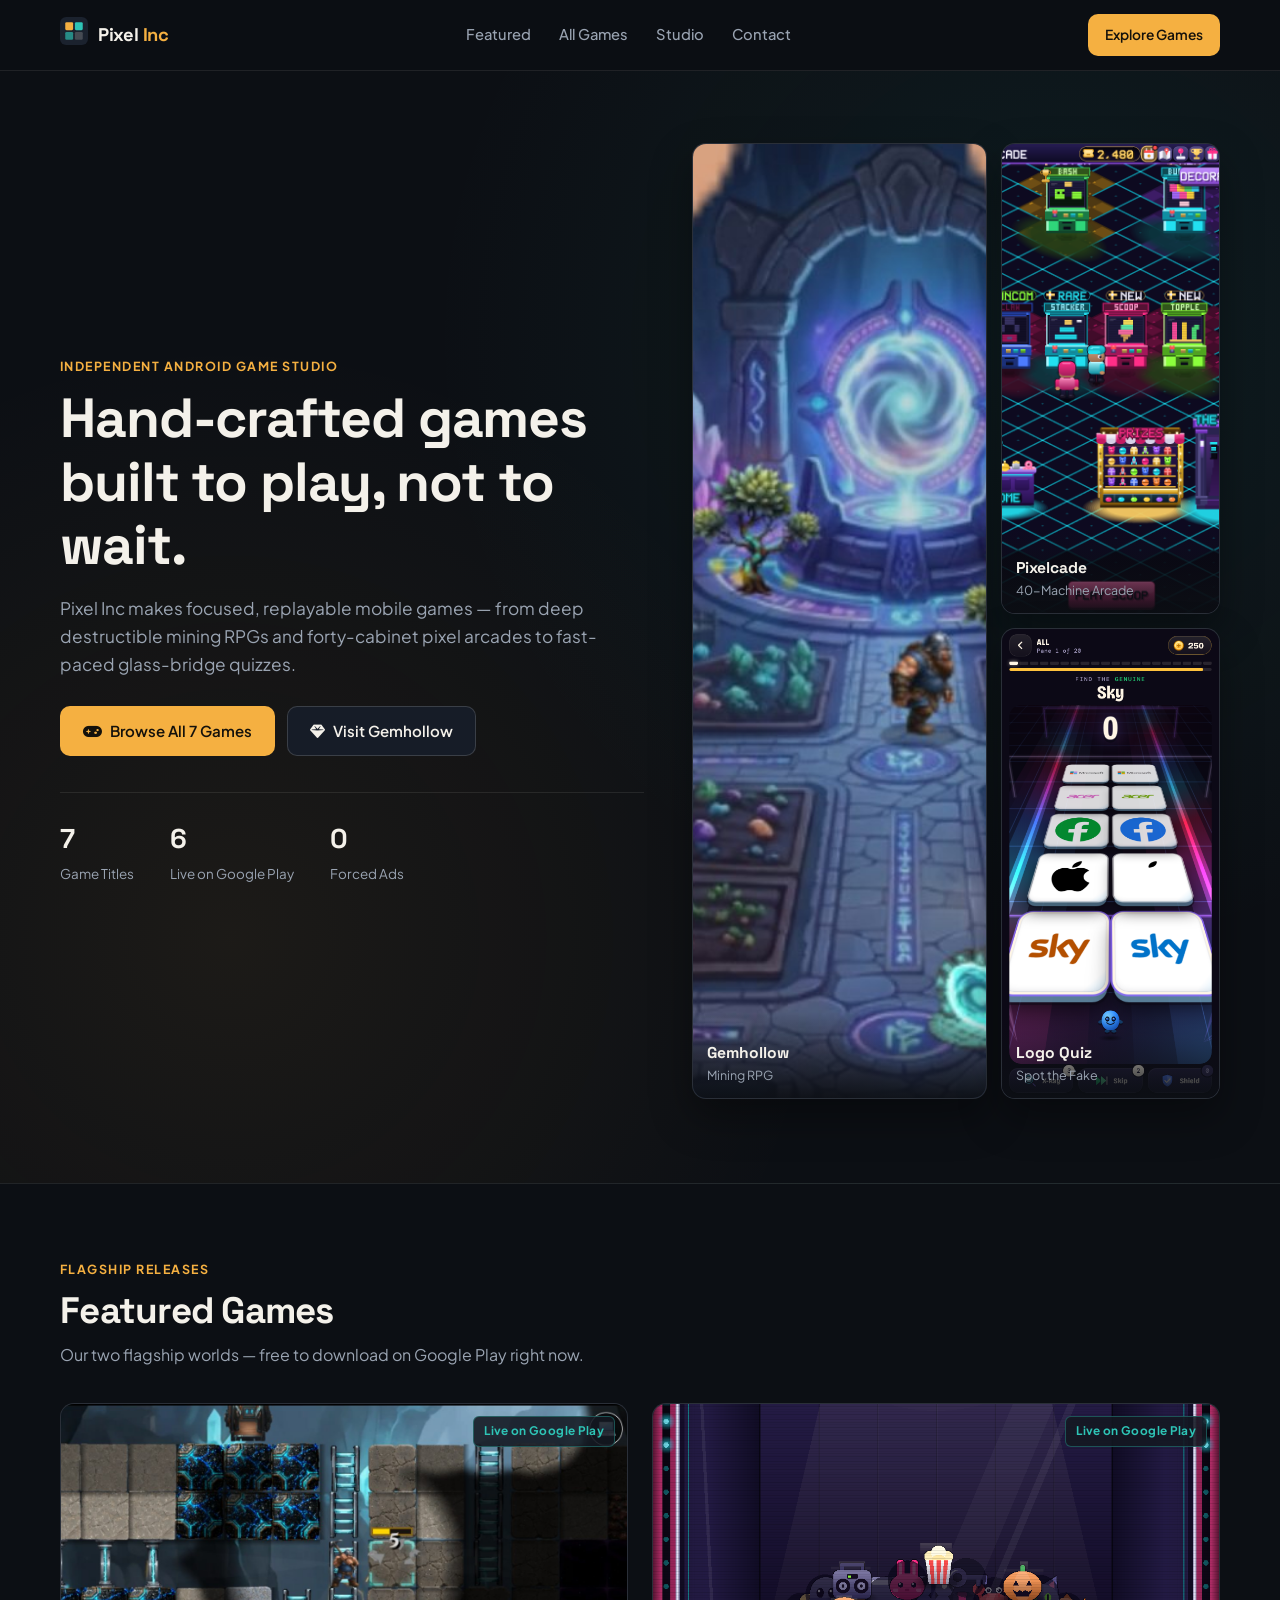
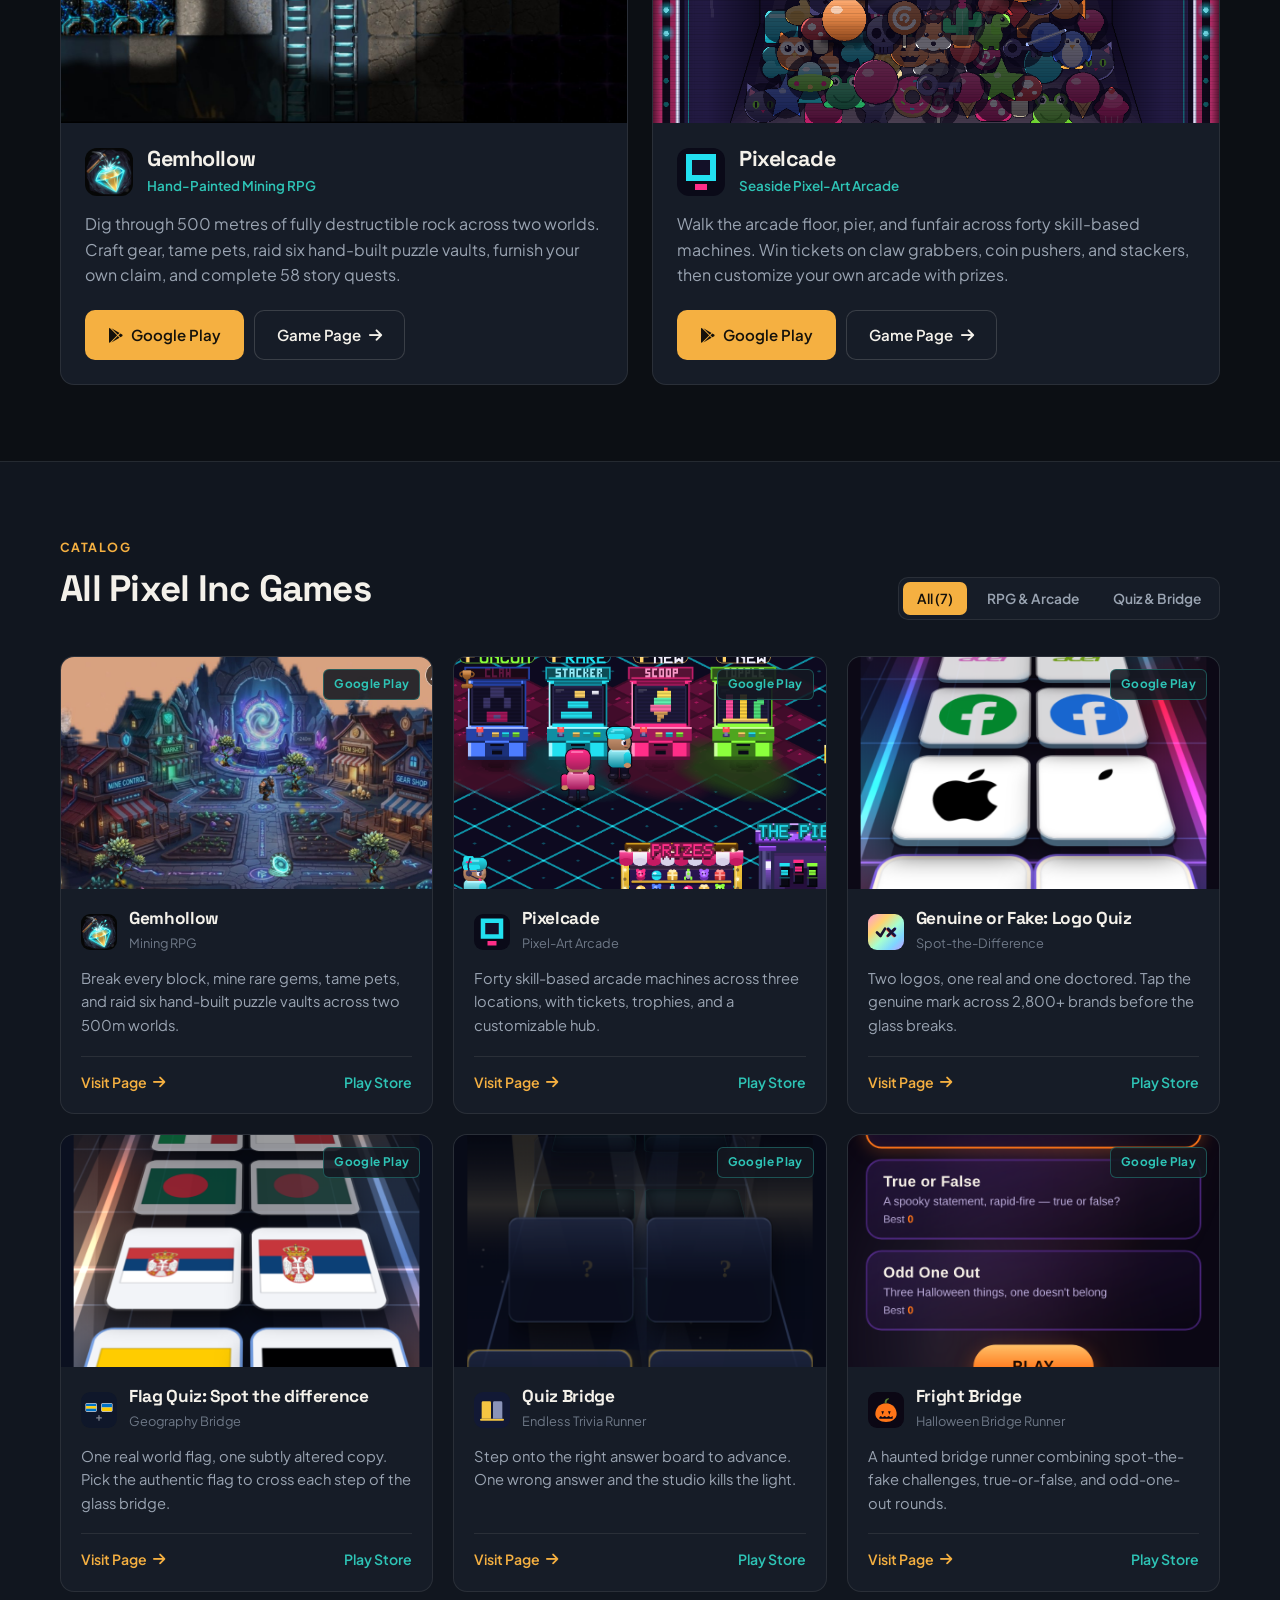
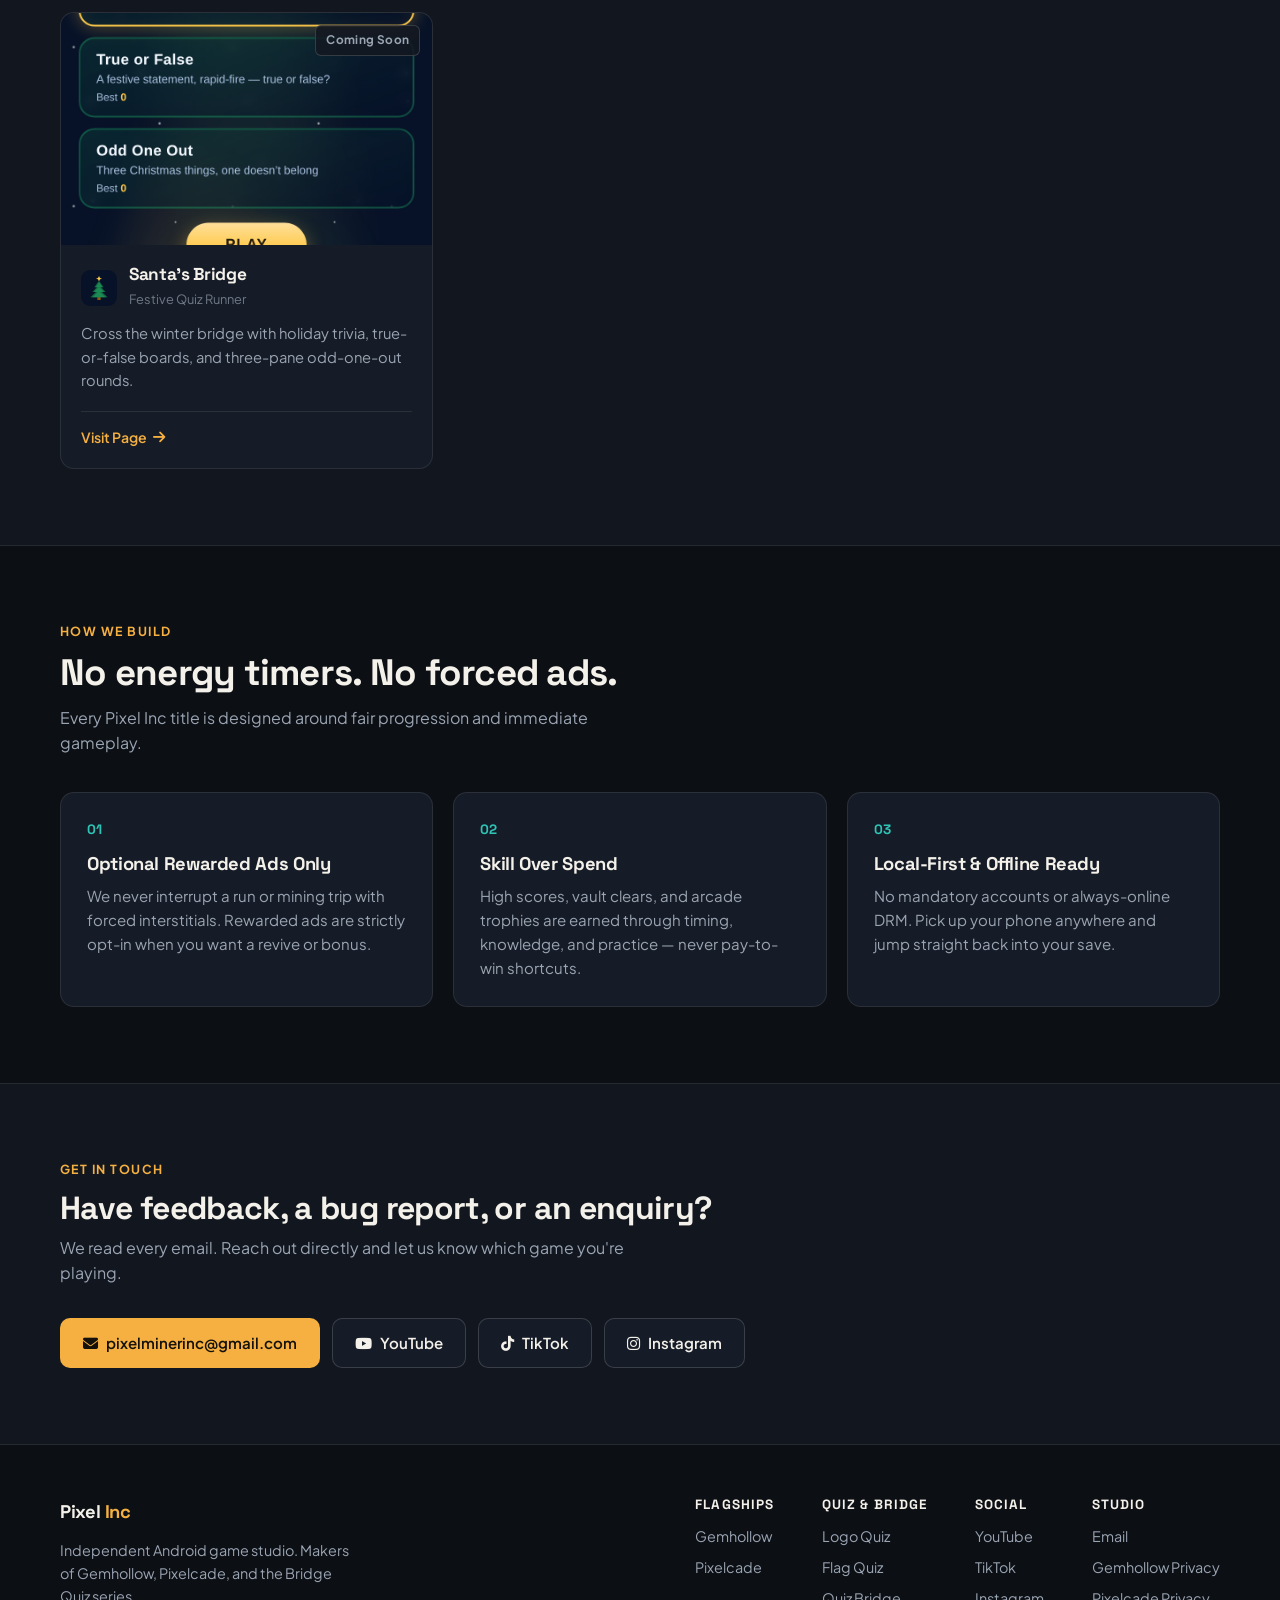
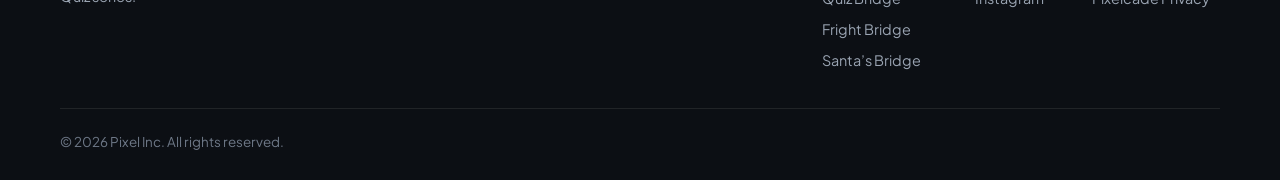
<file: index.html>
<!DOCTYPE html>
<html lang="en">
<head>
  <meta charset="UTF-8" />
  <meta name="viewport" content="width=device-width, initial-scale=1.0" />
  <title>Pixel Inc — Independent Android Game Studio</title>
  <meta name="description" content="Pixel Inc is an independent Android game studio creating hand-crafted mining RPGs, pixel-art arcades, and glass-bridge quiz games including Gemhollow and Pixelcade." />

  <meta property="og:type" content="website" />
  <meta property="og:title" content="Pixel Inc — Independent Android Game Studio" />
  <meta property="og:description" content="Explore Gemhollow, Pixelcade, Genuine or Fake: Logo Quiz, Flag Quiz, Quiz Bridge, Fright Bridge, and Santa's Bridge." />
  <meta property="og:image" content="https://blackenededit.github.io/gemhollow/img/shot_hub.jpg" />
  <meta property="og:url" content="https://blackenededit.github.io/" />
  <meta name="twitter:card" content="summary_large_image" />

  <link rel="icon" type="image/svg+xml" href="data:image/svg+xml,%3Csvg xmlns='http://www.w3.org/2000/svg' viewBox='0 0 32 32'%3E%3Crect width='32' height='32' rx='7' fill='%23141922'/%3E%3Crect x='7' y='7' width='8' height='8' rx='1.5' fill='%23f5b041'/%3E%3Crect x='17' y='7' width='8' height='8' rx='1.5' fill='%232ec4b6'/%3E%3Crect x='7' y='17' width='8' height='8' rx='1.5' fill='%232ec4b6' opacity='0.7'/%3E%3Crect x='17' y='17' width='8' height='8' rx='1.5' fill='%23f4f1ea' opacity='0.25'/%3E%3C/svg%3E" />

  <link rel="preconnect" href="https://fonts.googleapis.com" />
  <link rel="preconnect" href="https://fonts.gstatic.com" crossorigin />
  <link href="https://fonts.googleapis.com/css2?family=Plus+Jakarta+Sans:wght@400;500;600;700&family=Space+Grotesk:wght@500;600;700&display=swap" rel="stylesheet" />
  <link rel="stylesheet" href="https://cdnjs.cloudflare.com/ajax/libs/font-awesome/6.5.0/css/all.min.css" crossorigin="anonymous" referrerpolicy="no-referrer" />
  <link rel="stylesheet" href="style.css" />
</head>
<body>

  <!-- ═══ NAVBAR ═══════════════════════════════════════════════════════════ -->
  <header class="navbar" id="navbar">
    <div class="container nav-inner">
      <a class="brand" href="#top" aria-label="Pixel Inc home">
        <span class="brand-mark" aria-hidden="true">
          <svg viewBox="0 0 32 32" width="28" height="28">
            <rect width="32" height="32" rx="7" fill="#1b222e" />
            <rect x="6" y="6" width="9" height="9" rx="1.5" fill="#f5b041" />
            <rect x="17" y="6" width="9" height="9" rx="1.5" fill="#2ec4b6" />
            <rect x="6" y="17" width="9" height="9" rx="1.5" fill="#2ec4b6" opacity="0.65" />
            <rect x="17" y="17" width="9" height="9" rx="1.5" fill="#f4f1ea" opacity="0.2" />
          </svg>
        </span>
        <span class="brand-name">Pixel <span>Inc</span></span>
      </a>

      <nav class="nav-links" id="navMenu" aria-label="Primary navigation">
        <a href="#featured">Featured</a>
        <a href="#games">All Games</a>
        <a href="#studio">Studio</a>
        <a href="#contact">Contact</a>
      </nav>

      <div class="nav-actions">
        <a class="btn btn-sm btn-primary" href="#games">Explore Games</a>
        <button class="hamburger" id="hamburger" aria-label="Toggle menu" aria-expanded="false" aria-controls="navMenu">
          <span></span><span></span><span></span>
        </button>
      </div>
    </div>
  </header>

  <main id="top">

    <!-- ═══ HERO ═════════════════════════════════════════════════════════════ -->
    <section class="hero">
      <div class="container hero-grid">
        <div class="hero-copy">
          <p class="eyebrow">Independent Android Game Studio</p>
          <h1>Hand-crafted games built to play, not to wait.</h1>
          <p class="hero-sub">
            Pixel Inc makes focused, replayable mobile games — from deep destructible mining RPGs and forty-cabinet pixel arcades to fast-paced glass-bridge quizzes.
          </p>
          <div class="hero-cta">
            <a class="btn btn-primary" href="#games">
              <i class="fas fa-gamepad"></i> Browse All 7 Games
            </a>
            <a class="btn btn-secondary" href="gemhollow/">
              <i class="fas fa-gem"></i> Visit Gemhollow
            </a>
          </div>
          <dl class="hero-stats">
            <div>
              <dt>7</dt>
              <dd>Game Titles</dd>
            </div>
            <div>
              <dt>6</dt>
              <dd>Live on Google Play</dd>
            </div>
            <div>
              <dt>0</dt>
              <dd>Forced Ads</dd>
            </div>
          </dl>
        </div>

        <div class="hero-showcase" aria-hidden="true">
          <a href="gemhollow/" class="showcase-card showcase-main" tabindex="-1">
            <img src="gemhollow/img/shot_hub.jpg" alt="Gemhollow surface village" />
            <div class="showcase-caption">
              <span>Gemhollow</span>
              <small>Mining RPG</small>
            </div>
          </a>
          <a href="https://blackenededit.github.io/Pixelcade/" class="showcase-card showcase-sub-a" tabindex="-1">
            <img src="assets/pixelcade-hub.png" alt="Pixelcade arcade floor" />
            <div class="showcase-caption">
              <span>Pixelcade</span>
              <small>40-Machine Arcade</small>
            </div>
          </a>
          <a href="https://blackenededit.github.io/Logo-Quiz/" class="showcase-card showcase-sub-b" tabindex="-1">
            <img src="assets/logo-quiz-shot.png" alt="Logo Quiz gameplay" />
            <div class="showcase-caption">
              <span>Logo Quiz</span>
              <small>Spot the Fake</small>
            </div>
          </a>
        </div>
      </div>
    </section>

    <!-- ═══ FEATURED RELEASES ════════════════════════════════════════════════ -->
    <section class="section" id="featured">
      <div class="container">
        <div class="section-head">
          <p class="eyebrow">Flagship Releases</p>
          <h2>Featured Games</h2>
          <p class="section-sub">Our two flagship worlds — free to download on Google Play right now.</p>
        </div>

        <div class="featured-grid">
          <article class="featured-card">
            <div class="featured-media">
              <img src="gemhollow/img/shot_deep_mine.jpg" alt="Mining deep inside Gemhollow" loading="lazy" />
              <span class="status-tag status-live">Live on Google Play</span>
            </div>
            <div class="featured-body">
              <div class="game-title-row">
                <img class="game-icon" src="gemhollow/img/gemhollow_mark_sm.png" alt="Gemhollow icon" width="48" height="48" />
                <div>
                  <h3>Gemhollow</h3>
                  <span class="game-genre">Hand-Painted Mining RPG</span>
                </div>
              </div>
              <p>
                Dig through 500 metres of fully destructible rock across two worlds. Craft gear, tame pets, raid six hand-built puzzle vaults, furnish your own claim, and complete 58 story quests.
              </p>
              <div class="card-actions">
                <a class="btn btn-primary" href="https://play.google.com/store/apps/details?id=com.pixelminergame.pixelminer" target="_blank" rel="noopener">
                  <i class="fab fa-google-play"></i> Google Play
                </a>
                <a class="btn btn-secondary" href="gemhollow/">
                  Game Page <i class="fas fa-arrow-right"></i>
                </a>
              </div>
            </div>
          </article>

          <article class="featured-card">
            <div class="featured-media">
              <img src="assets/pixelcade-claw.png" alt="Claw Grabber cabinet in Pixelcade" loading="lazy" />
              <span class="status-tag status-live">Live on Google Play</span>
            </div>
            <div class="featured-body">
              <div class="game-title-row">
                <span class="game-icon game-icon-svg" aria-hidden="true">
                  <svg viewBox="0 0 16 16" width="48" height="48">
                    <rect width="16" height="16" rx="3" fill="#0a0a18" />
                    <rect x="3" y="2" width="10" height="9" fill="#22e0f0" />
                    <rect x="5" y="4" width="6" height="5" fill="#131028" />
                    <rect x="6" y="12" width="4" height="2" fill="#ff2e88" />
                  </svg>
                </span>
                <div>
                  <h3>Pixelcade</h3>
                  <span class="game-genre">Seaside Pixel-Art Arcade</span>
                </div>
              </div>
              <p>
                Walk the arcade floor, pier, and funfair across forty skill-based machines. Win tickets on claw grabbers, coin pushers, and stackers, then customize your own arcade with prizes.
              </p>
              <div class="card-actions">
                <a class="btn btn-primary" href="https://play.google.com/store/apps/details?id=com.pixelminerinc.pixelcade" target="_blank" rel="noopener">
                  <i class="fab fa-google-play"></i> Google Play
                </a>
                <a class="btn btn-secondary" href="https://blackenededit.github.io/Pixelcade/">
                  Game Page <i class="fas fa-arrow-right"></i>
                </a>
              </div>
            </div>
          </article>
        </div>
      </div>
    </section>

    <!-- ═══ ALL GAMES CATALOG ════════════════════════════════════════════════ -->
    <section class="section section-alt" id="games">
      <div class="container">
        <div class="section-head section-head-row">
          <div>
            <p class="eyebrow">Catalog</p>
            <h2>All Pixel Inc Games</h2>
          </div>
          <div class="filter-bar" role="tablist" aria-label="Filter games by category">
            <button class="filter-btn active" data-filter="all" role="tab" aria-selected="true">All (7)</button>
            <button class="filter-btn" data-filter="adventure" role="tab" aria-selected="false">RPG &amp; Arcade</button>
            <button class="filter-btn" data-filter="quiz" role="tab" aria-selected="false">Quiz &amp; Bridge</button>
          </div>
        </div>

        <div class="games-grid" id="gamesGrid">

          <!-- 1. Gemhollow -->
          <article class="game-card" data-category="adventure">
            <div class="game-thumb">
              <img src="gemhollow/img/shot_hub.jpg" alt="Gemhollow surface hub" loading="lazy" />
              <span class="status-tag status-live">Google Play</span>
            </div>
            <div class="game-body">
              <div class="game-meta">
                <img class="game-icon-sm" src="gemhollow/img/gemhollow_mark_sm.png" alt="" width="36" height="36" />
                <div>
                  <h3>Gemhollow</h3>
                  <span>Mining RPG</span>
                </div>
              </div>
              <p>Break every block, mine rare gems, tame pets, and raid six hand-built puzzle vaults across two 500m worlds.</p>
              <div class="game-links">
                <a href="gemhollow/">Visit Page <i class="fas fa-arrow-right"></i></a>
                <a href="https://play.google.com/store/apps/details?id=com.pixelminergame.pixelminer" target="_blank" rel="noopener">Play Store</a>
              </div>
            </div>
          </article>

          <!-- 2. Pixelcade -->
          <article class="game-card" data-category="adventure">
            <div class="game-thumb">
              <img src="assets/pixelcade-hub.png" alt="Pixelcade arcade hub" loading="lazy" />
              <span class="status-tag status-live">Google Play</span>
            </div>
            <div class="game-body">
              <div class="game-meta">
                <span class="game-icon-sm" aria-hidden="true">
                  <svg viewBox="0 0 16 16" width="36" height="36">
                    <rect width="16" height="16" rx="3" fill="#0a0a18" />
                    <rect x="3" y="2" width="10" height="9" fill="#22e0f0" />
                    <rect x="5" y="4" width="6" height="5" fill="#131028" />
                    <rect x="6" y="12" width="4" height="2" fill="#ff2e88" />
                  </svg>
                </span>
                <div>
                  <h3>Pixelcade</h3>
                  <span>Pixel-Art Arcade</span>
                </div>
              </div>
              <p>Forty skill-based arcade machines across three locations, with tickets, trophies, and a customizable hub.</p>
              <div class="game-links">
                <a href="https://blackenededit.github.io/Pixelcade/">Visit Page <i class="fas fa-arrow-right"></i></a>
                <a href="https://play.google.com/store/apps/details?id=com.pixelminerinc.pixelcade" target="_blank" rel="noopener">Play Store</a>
              </div>
            </div>
          </article>

          <!-- 3. Genuine or Fake: Logo Quiz -->
          <article class="game-card" data-category="quiz">
            <div class="game-thumb">
              <img src="assets/logo-quiz-shot.png" alt="Genuine or Fake: Logo Quiz gameplay" loading="lazy" />
              <span class="status-tag status-live">Google Play</span>
            </div>
            <div class="game-body">
              <div class="game-meta">
                <img class="game-icon-sm" src="assets/logo-quiz-icon.svg" alt="" width="36" height="36" />
                <div>
                  <h3>Genuine or Fake: Logo Quiz</h3>
                  <span>Spot-the-Difference</span>
                </div>
              </div>
              <p>Two logos, one real and one doctored. Tap the genuine mark across 2,800+ brands before the glass breaks.</p>
              <div class="game-links">
                <a href="https://blackenededit.github.io/Logo-Quiz/">Visit Page <i class="fas fa-arrow-right"></i></a>
                <a href="https://play.google.com/store/apps/details?id=com.pixelminerinc.logoquiz" target="_blank" rel="noopener">Play Store</a>
              </div>
            </div>
          </article>

          <!-- 4. Flag Quiz -->
          <article class="game-card" data-category="quiz">
            <div class="game-thumb">
              <img src="assets/flag-quiz-shot.png" alt="Flag Quiz gameplay" loading="lazy" />
              <span class="status-tag status-live">Google Play</span>
            </div>
            <div class="game-body">
              <div class="game-meta">
                <img class="game-icon-sm" src="assets/flag-quiz-icon.svg" alt="" width="36" height="36" />
                <div>
                  <h3>Flag Quiz: Spot the difference</h3>
                  <span>Geography Bridge</span>
                </div>
              </div>
              <p>One real world flag, one subtly altered copy. Pick the authentic flag to cross each step of the glass bridge.</p>
              <div class="game-links">
                <a href="https://blackenededit.github.io/Flag-Quiz/">Visit Page <i class="fas fa-arrow-right"></i></a>
                <a href="https://play.google.com/store/apps/details?id=com.pixelminerinc.flagquiz" target="_blank" rel="noopener">Play Store</a>
              </div>
            </div>
          </article>

          <!-- 5. Quiz Bridge -->
          <article class="game-card" data-category="quiz">
            <div class="game-thumb">
              <img src="assets/quiz-bridge-shot.png" alt="Quiz Bridge gameplay" loading="lazy" />
              <span class="status-tag status-live">Google Play</span>
            </div>
            <div class="game-body">
              <div class="game-meta">
                <img class="game-icon-sm" src="assets/quiz-bridge-icon.svg" alt="" width="36" height="36" />
                <div>
                  <h3>Quiz Bridge</h3>
                  <span>Endless Trivia Runner</span>
                </div>
              </div>
              <p>Step onto the right answer board to advance. One wrong answer and the studio kills the light.</p>
              <div class="game-links">
                <a href="https://blackenededit.github.io/Quiz-Bridge/">Visit Page <i class="fas fa-arrow-right"></i></a>
                <a href="https://play.google.com/store/apps/details?id=com.pixelminerinc.quizbridge" target="_blank" rel="noopener">Play Store</a>
              </div>
            </div>
          </article>

          <!-- 6. Fright Bridge -->
          <article class="game-card" data-category="quiz">
            <div class="game-thumb">
              <img src="assets/fright-bridge-shot.png" alt="Fright Bridge home screen" loading="lazy" />
              <span class="status-tag status-live">Google Play</span>
            </div>
            <div class="game-body">
              <div class="game-meta">
                <img class="game-icon-sm" src="assets/fright-bridge-icon.svg" alt="" width="36" height="36" />
                <div>
                  <h3>Fright Bridge</h3>
                  <span>Halloween Bridge Runner</span>
                </div>
              </div>
              <p>A haunted bridge runner combining spot-the-fake challenges, true-or-false, and odd-one-out rounds.</p>
              <div class="game-links">
                <a href="https://blackenededit.github.io/Game-X/">Visit Page <i class="fas fa-arrow-right"></i></a>
                <a href="https://play.google.com/store/apps/details?id=com.pixelminerinc.halloween_quiz" target="_blank" rel="noopener">Play Store</a>
              </div>
            </div>
          </article>

          <!-- 7. Santa's Bridge -->
          <article class="game-card" data-category="quiz">
            <div class="game-thumb">
              <img src="assets/santas-bridge-shot.png" alt="Santa's Bridge home screen" loading="lazy" />
              <span class="status-tag status-soon">Coming Soon</span>
            </div>
            <div class="game-body">
              <div class="game-meta">
                <img class="game-icon-sm" src="assets/santas-bridge-icon.svg" alt="" width="36" height="36" />
                <div>
                  <h3>Santa’s Bridge</h3>
                  <span>Festive Quiz Runner</span>
                </div>
              </div>
              <p>Cross the winter bridge with holiday trivia, true-or-false boards, and three-pane odd-one-out rounds.</p>
              <div class="game-links">
                <a href="https://blackenededit.github.io/Christmas-Quiz/">Visit Page <i class="fas fa-arrow-right"></i></a>
              </div>
            </div>
          </article>

        </div>
      </div>
    </section>

    <!-- ═══ STUDIO VALUES ════════════════════════════════════════════════════ -->
    <section class="section" id="studio">
      <div class="container">
        <div class="section-head">
          <p class="eyebrow">How We Build</p>
          <h2>No energy timers. No forced ads.</h2>
          <p class="section-sub">Every Pixel Inc title is designed around fair progression and immediate gameplay.</p>
        </div>

        <div class="pillars-grid">
          <div class="pillar">
            <div class="pillar-num">01</div>
            <h3>Optional Rewarded Ads Only</h3>
            <p>We never interrupt a run or mining trip with forced interstitials. Rewarded ads are strictly opt-in when you want a revive or bonus.</p>
          </div>
          <div class="pillar">
            <div class="pillar-num">02</div>
            <h3>Skill Over Spend</h3>
            <p>High scores, vault clears, and arcade trophies are earned through timing, knowledge, and practice — never pay-to-win shortcuts.</p>
          </div>
          <div class="pillar">
            <div class="pillar-num">03</div>
            <h3>Local-First &amp; Offline Ready</h3>
            <p>No mandatory accounts or always-online DRM. Pick up your phone anywhere and jump straight back into your save.</p>
          </div>
        </div>
      </div>
    </section>

    <!-- ═══ CONTACT ══════════════════════════════════════════════════════════ -->
    <section class="section section-alt" id="contact">
      <div class="container contact-box">
        <div>
          <p class="eyebrow">Get In Touch</p>
          <h2>Have feedback, a bug report, or an enquiry?</h2>
          <p class="section-sub">We read every email. Reach out directly and let us know which game you're playing.</p>
        </div>
        <div class="contact-actions">
          <a class="btn btn-primary" href="mailto:pixelminerinc@gmail.com">
            <i class="fas fa-envelope"></i> pixelminerinc@gmail.com
          </a>
          <a class="btn btn-secondary" href="https://youtube.com/@pixelincgames" target="_blank" rel="noopener">
            <i class="fab fa-youtube"></i> YouTube
          </a>
          <a class="btn btn-secondary" href="https://www.tiktok.com/@pixel.inc.games" target="_blank" rel="noopener">
            <i class="fab fa-tiktok"></i> TikTok
          </a>
          <a class="btn btn-secondary" href="https://www.instagram.com/pixel.inc.games" target="_blank" rel="noopener">
            <i class="fab fa-instagram"></i> Instagram
          </a>
        </div>
      </div>
    </section>

  </main>

  <!-- ═══ FOOTER ═══════════════════════════════════════════════════════════ -->
  <footer class="footer">
    <div class="container footer-inner">
      <div class="footer-brand">
        <a class="brand" href="#top">
          <span class="brand-name">Pixel <span>Inc</span></span>
        </a>
        <p>Independent Android game studio. Makers of Gemhollow, Pixelcade, and the Bridge Quiz series.</p>
      </div>
      <div class="footer-cols">
        <div class="footer-col">
          <h4>Flagships</h4>
          <a href="gemhollow/">Gemhollow</a>
          <a href="https://blackenededit.github.io/Pixelcade/">Pixelcade</a>
        </div>
        <div class="footer-col">
          <h4>Quiz &amp; Bridge</h4>
          <a href="https://blackenededit.github.io/Logo-Quiz/">Logo Quiz</a>
          <a href="https://blackenededit.github.io/Flag-Quiz/">Flag Quiz</a>
          <a href="https://blackenededit.github.io/Quiz-Bridge/">Quiz Bridge</a>
          <a href="https://blackenededit.github.io/Game-X/">Fright Bridge</a>
          <a href="https://blackenededit.github.io/Christmas-Quiz/">Santa’s Bridge</a>
        </div>
        <div class="footer-col">
          <h4>Social</h4>
          <a href="https://youtube.com/@pixelincgames" target="_blank" rel="noopener">YouTube</a>
          <a href="https://www.tiktok.com/@pixel.inc.games" target="_blank" rel="noopener">TikTok</a>
          <a href="https://www.instagram.com/pixel.inc.games" target="_blank" rel="noopener">Instagram</a>
        </div>
        <div class="footer-col">
          <h4>Studio</h4>
          <a href="mailto:pixelminerinc@gmail.com">Email</a>
          <a href="gemhollow/privacy.html">Gemhollow Privacy</a>
          <a href="https://blackenededit.github.io/Pixelcade/privacy.html">Pixelcade Privacy</a>
        </div>
      </div>
    </div>
    <div class="container footer-bottom">
      <p>&copy; 2026 Pixel Inc. All rights reserved.</p>
    </div>
  </footer>

  <script src="script.js"></script>
</body>
</html>
</file>
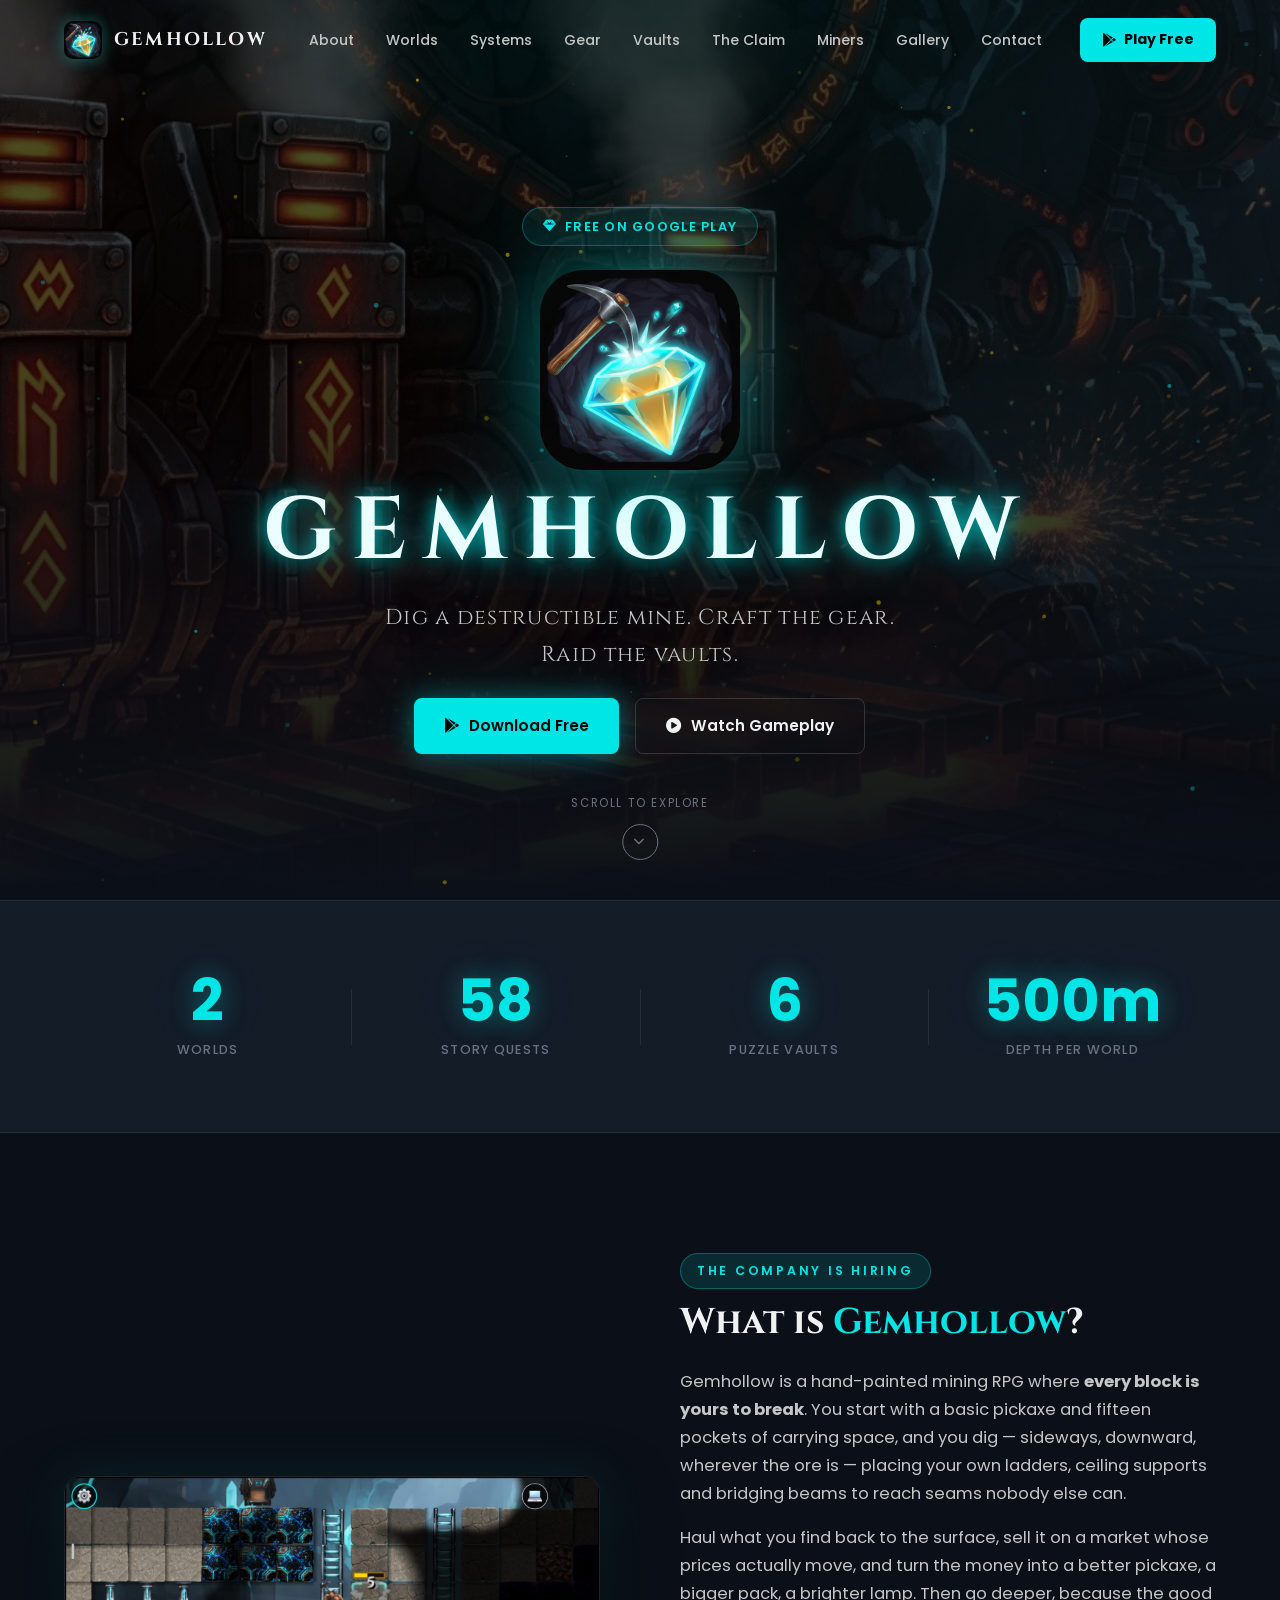
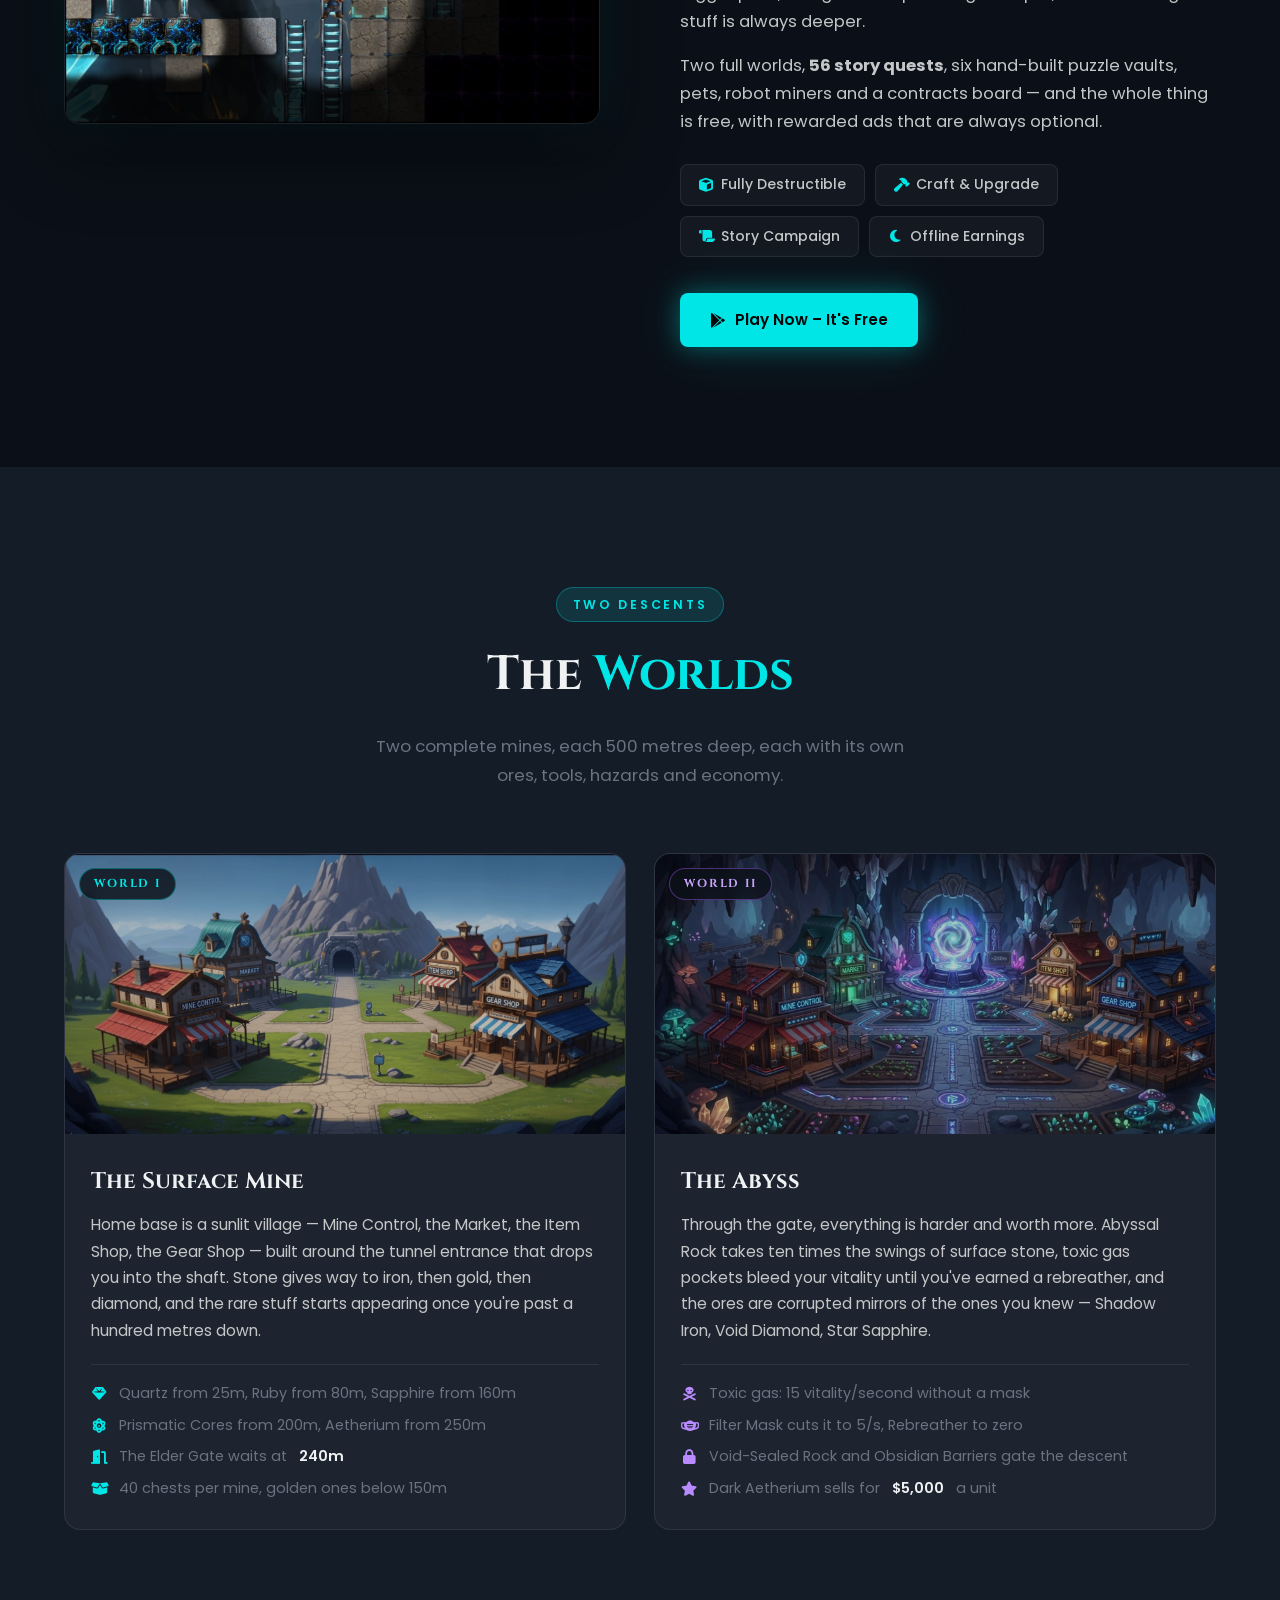
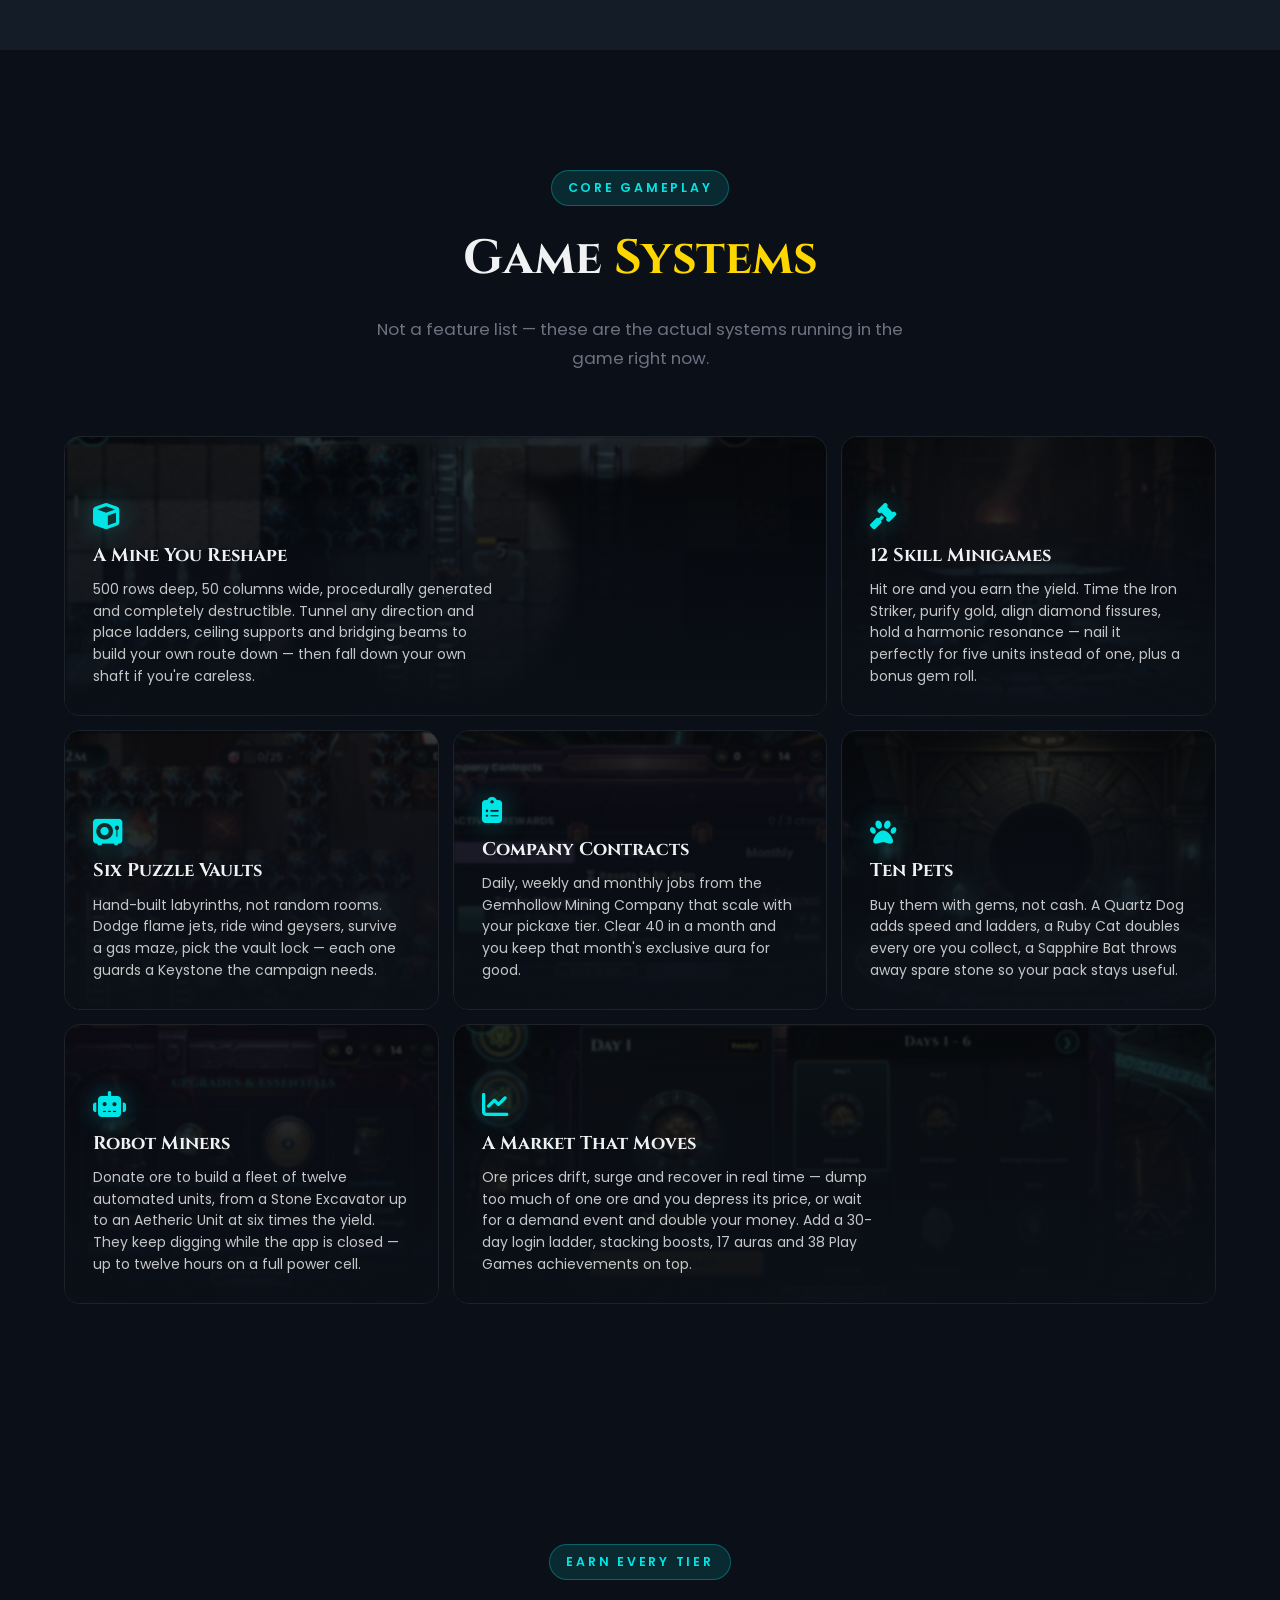
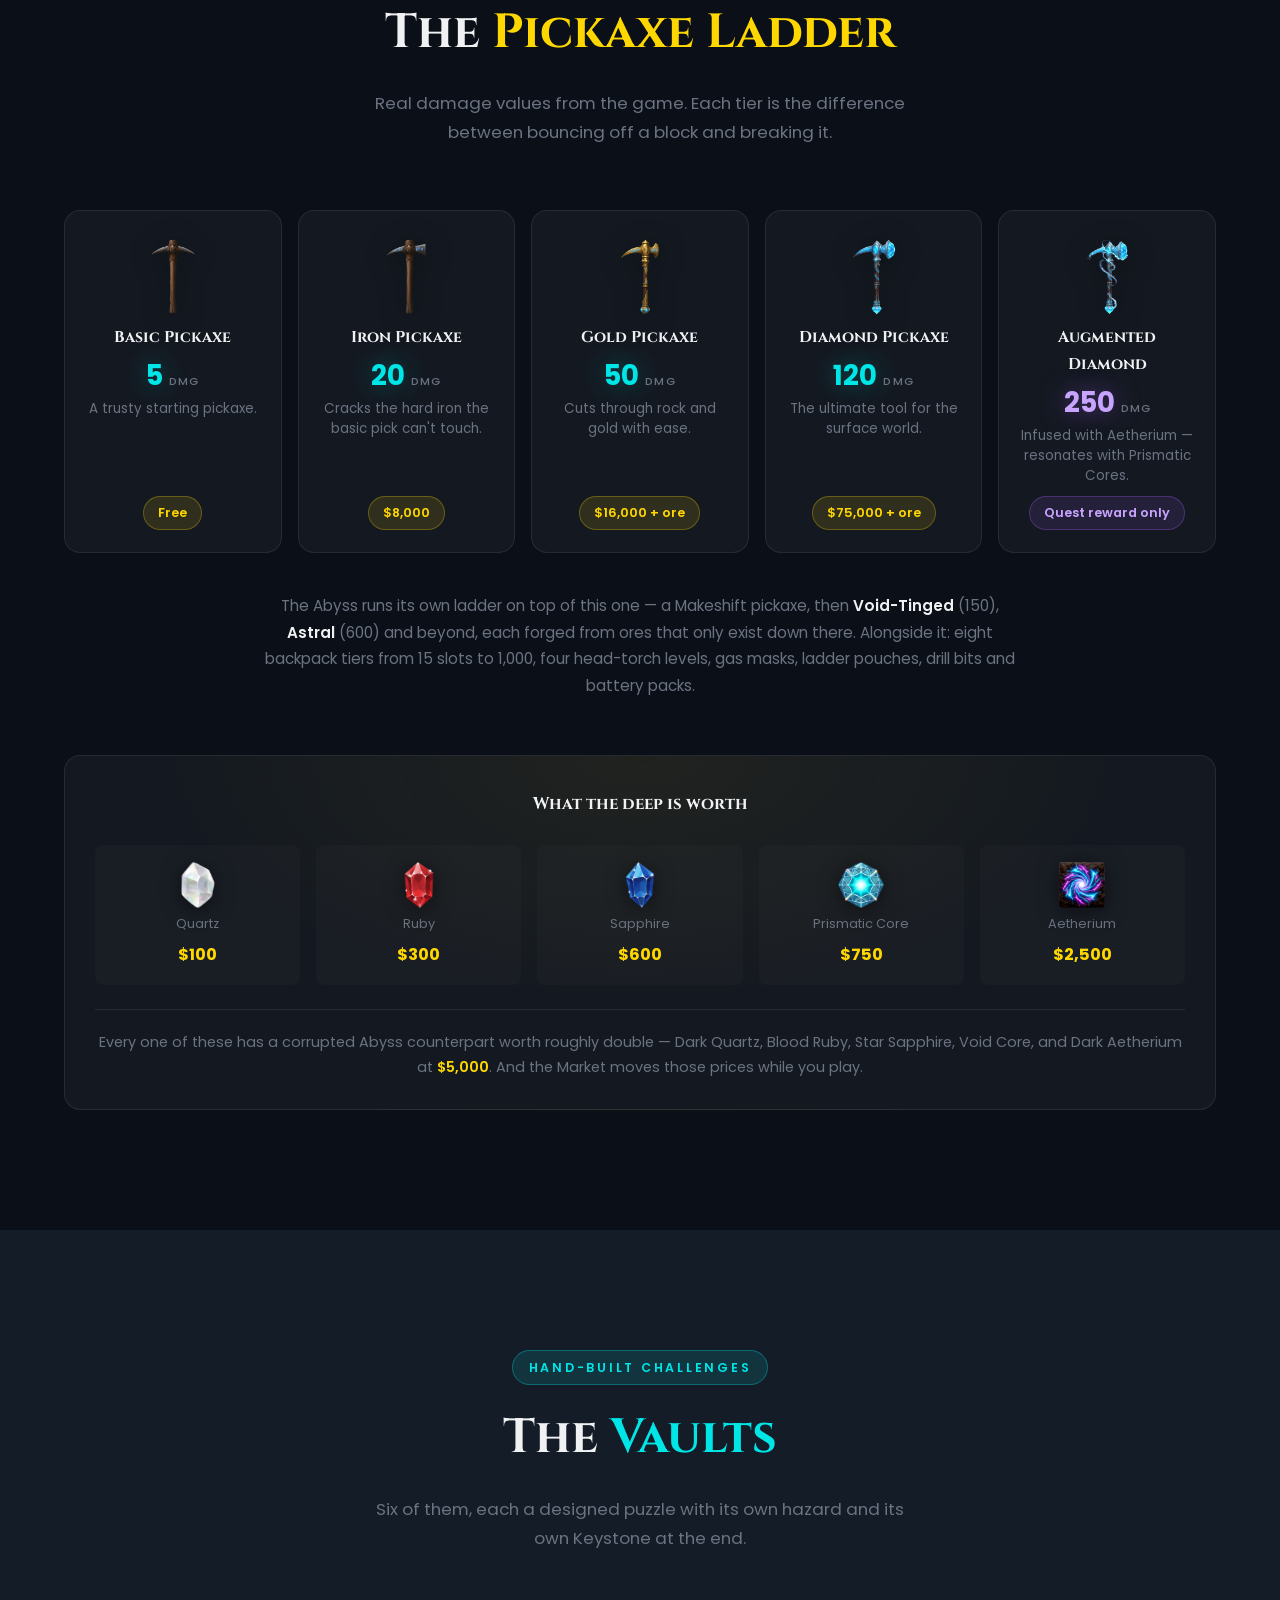
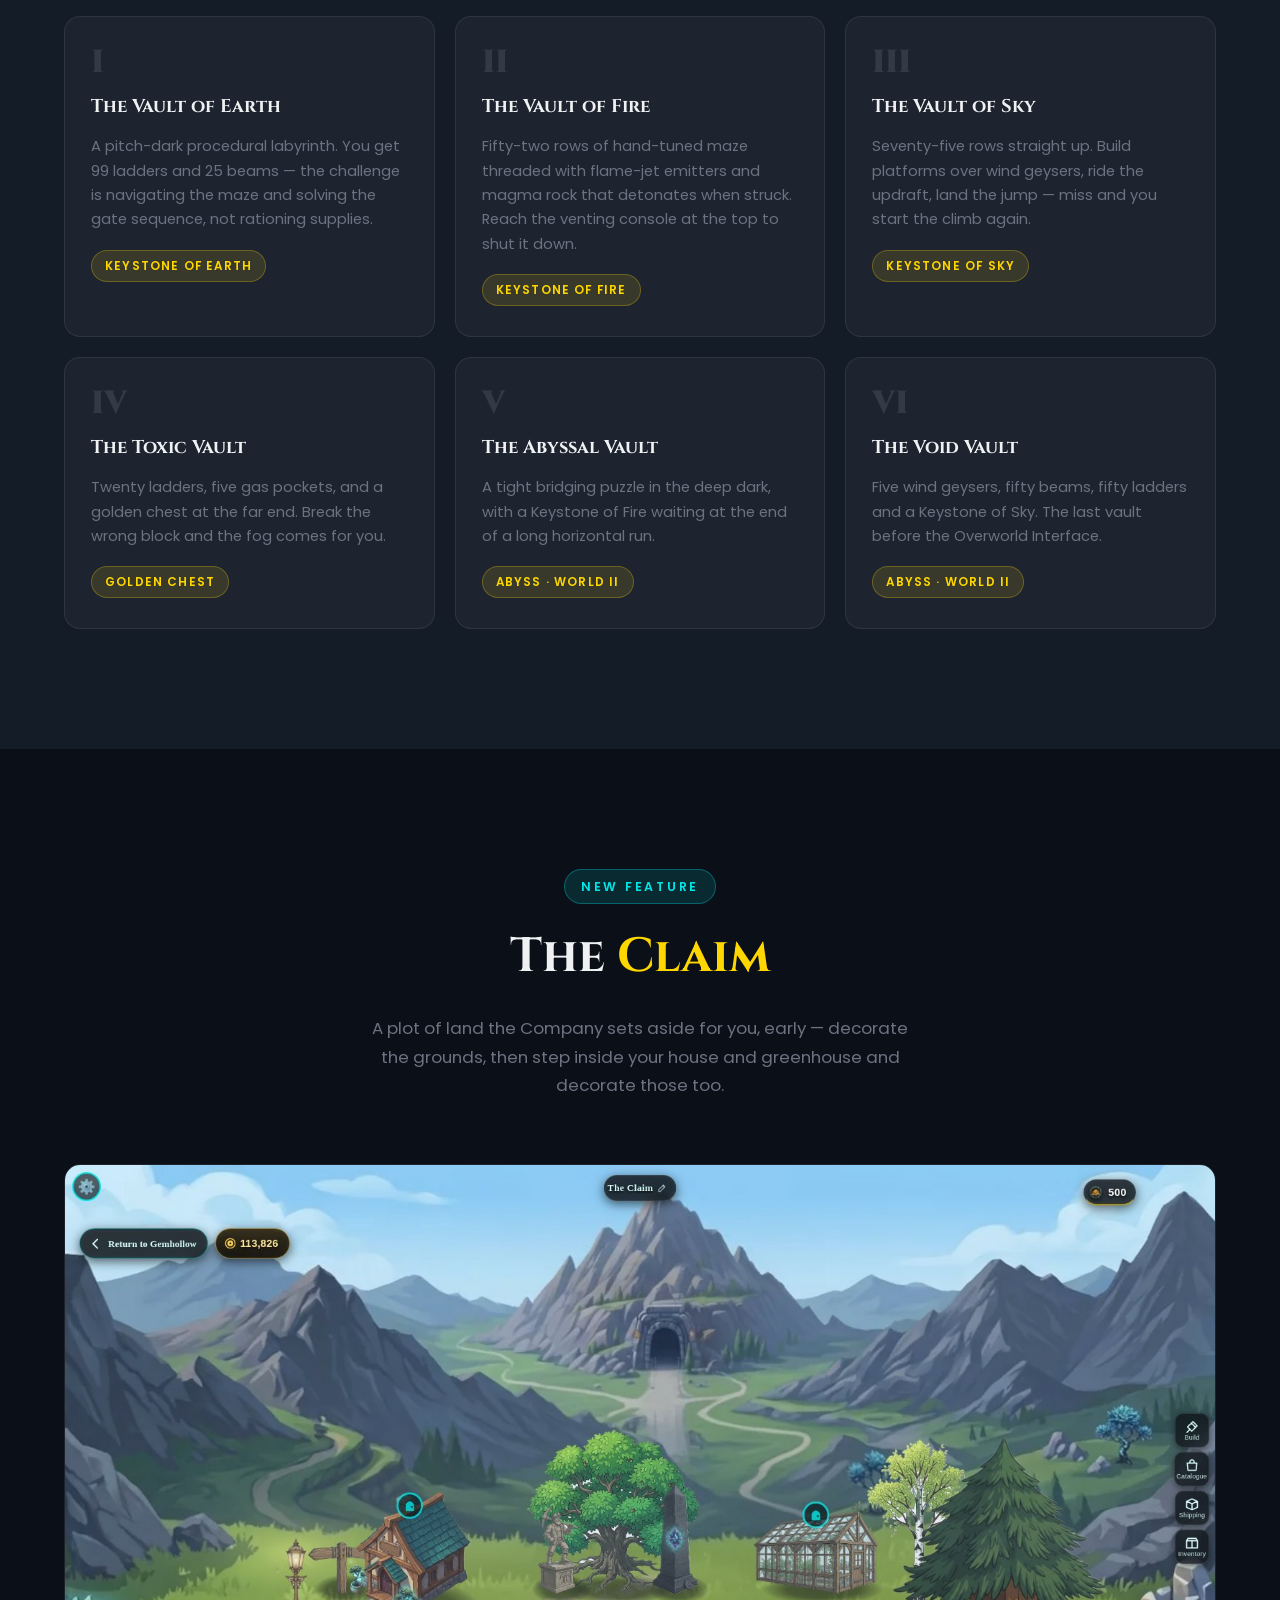
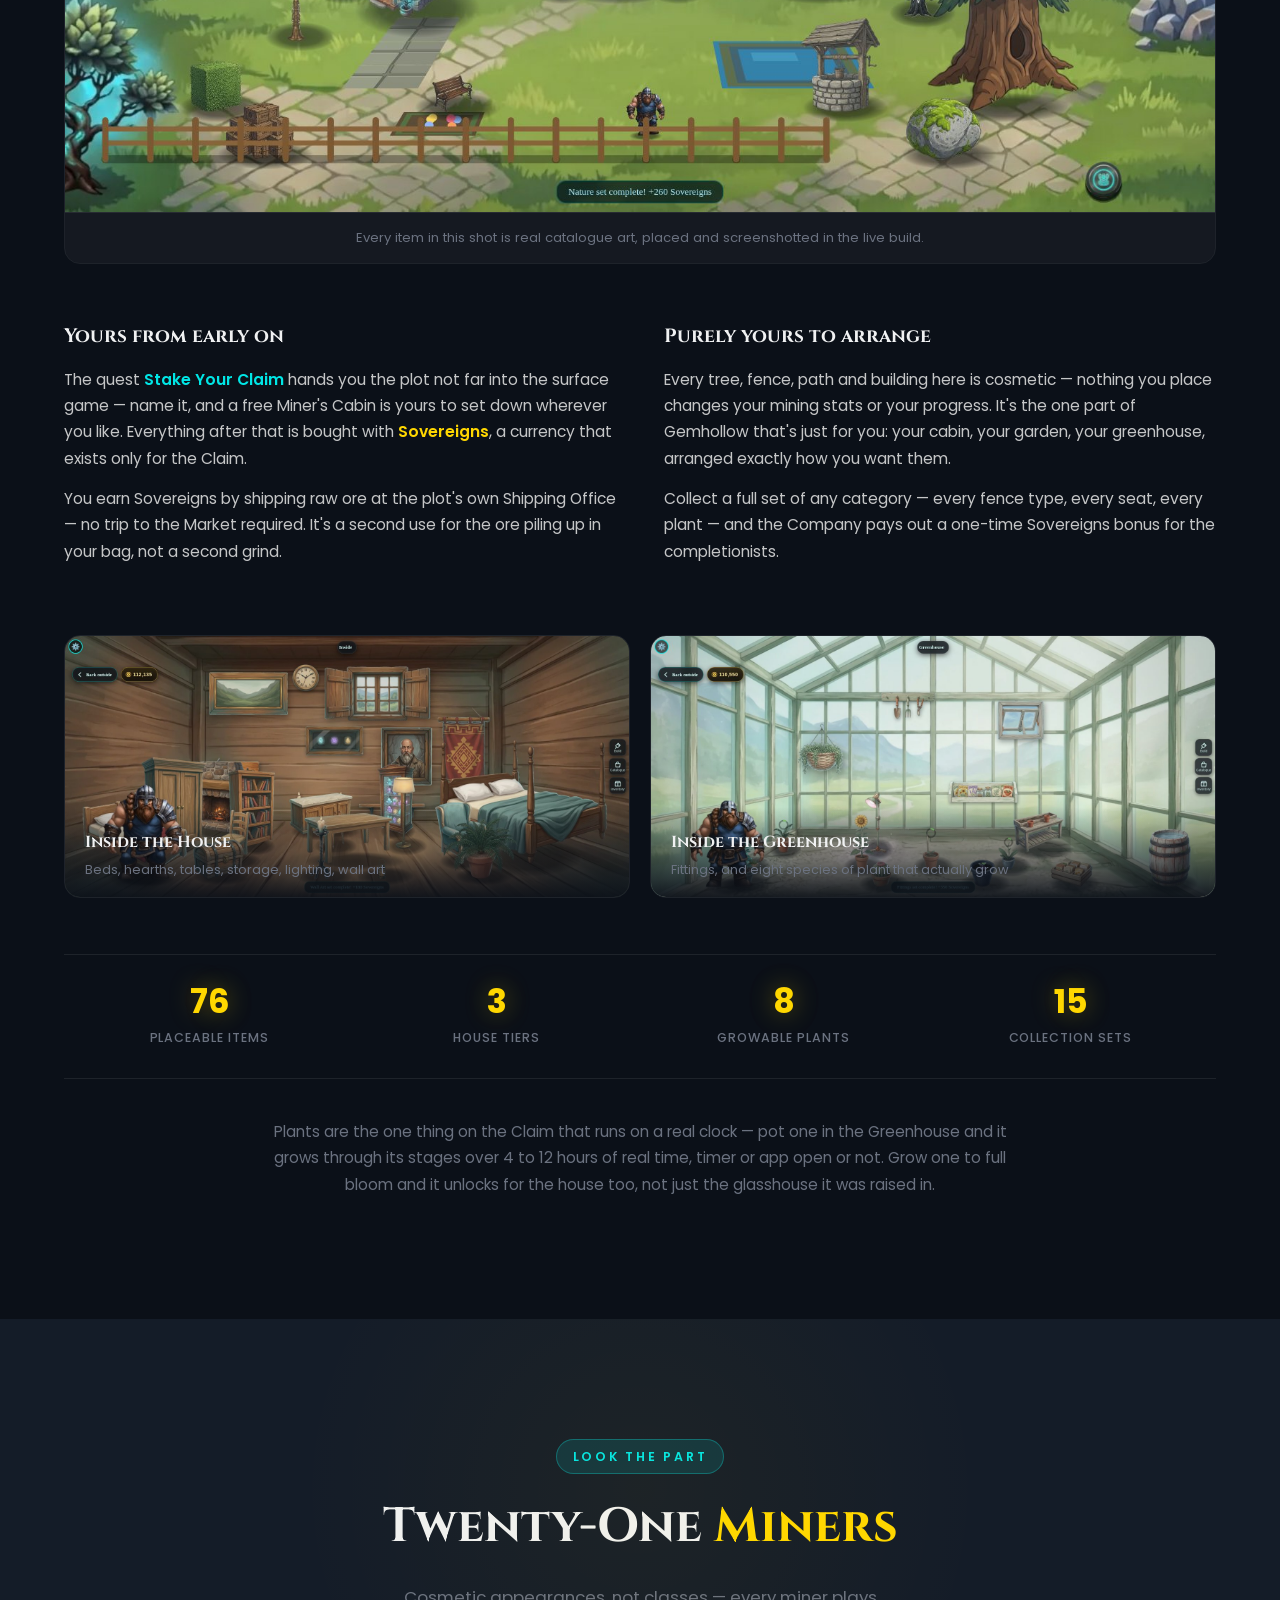
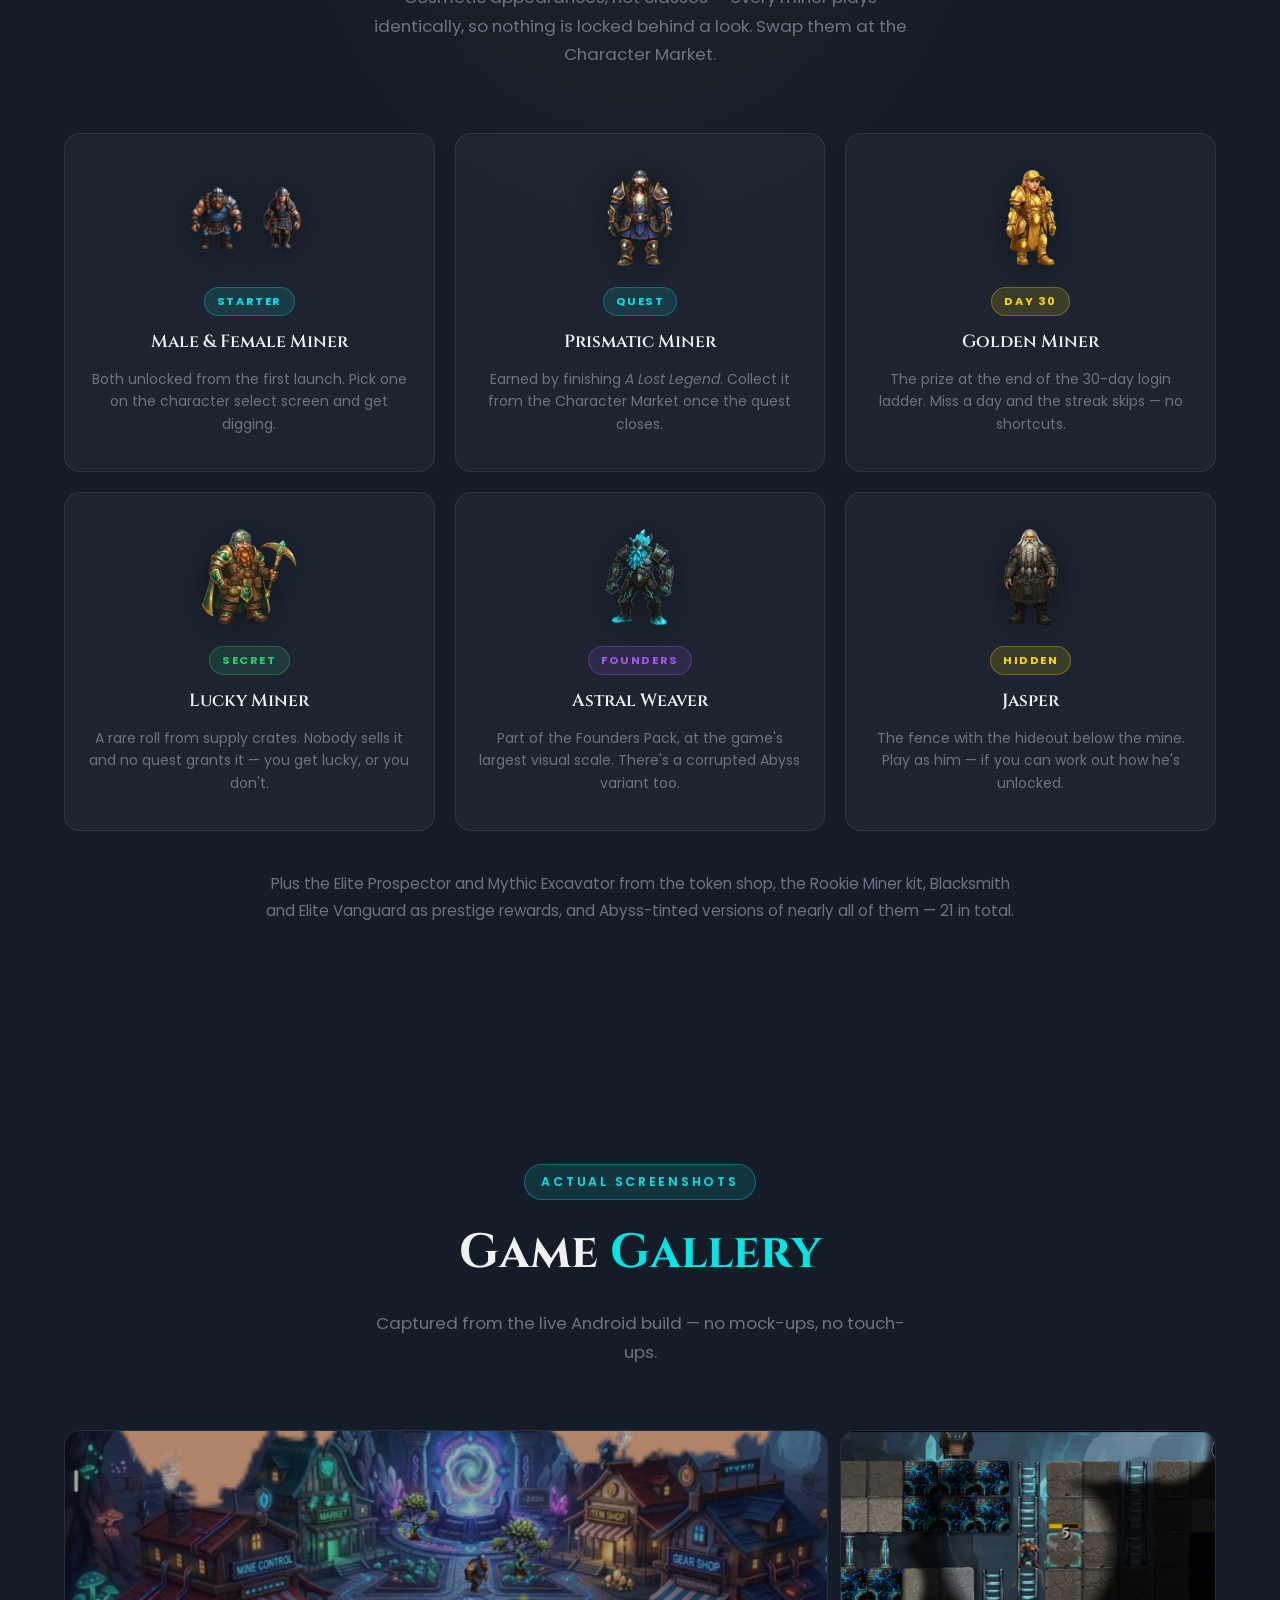
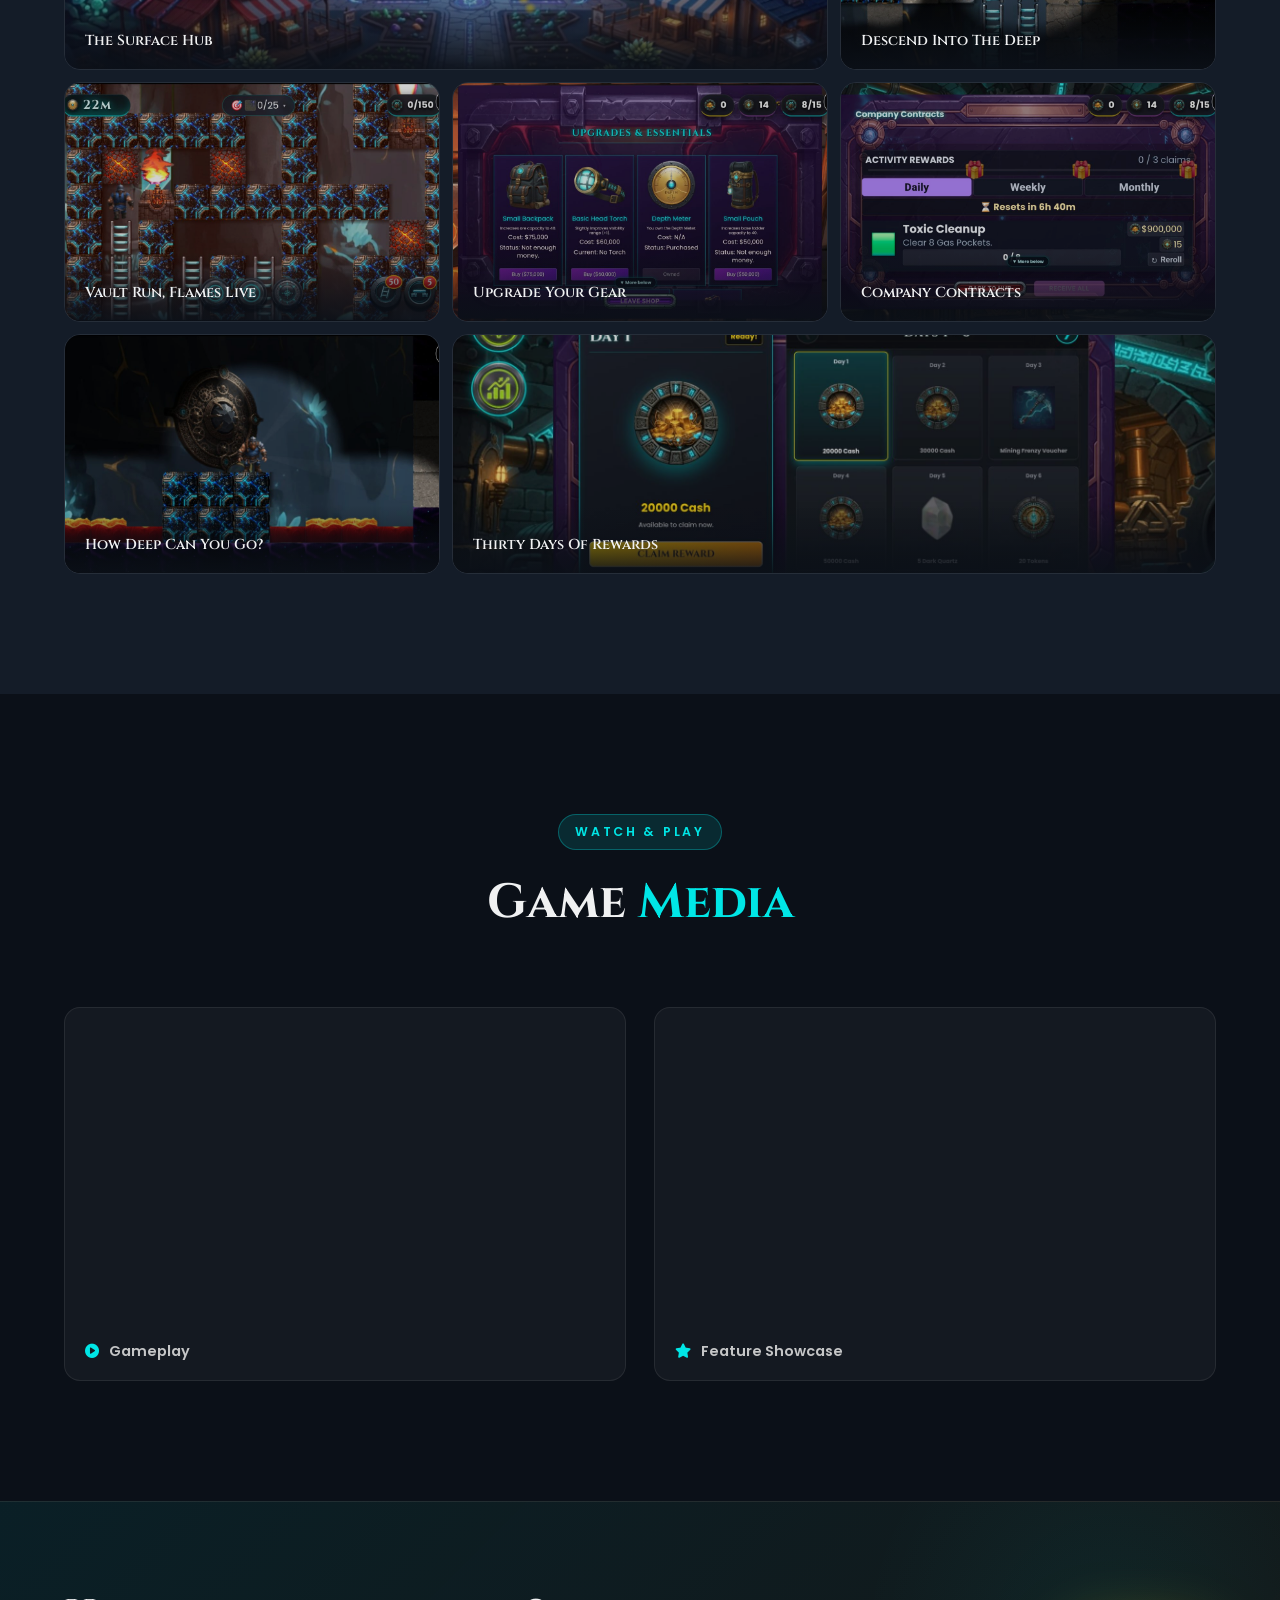
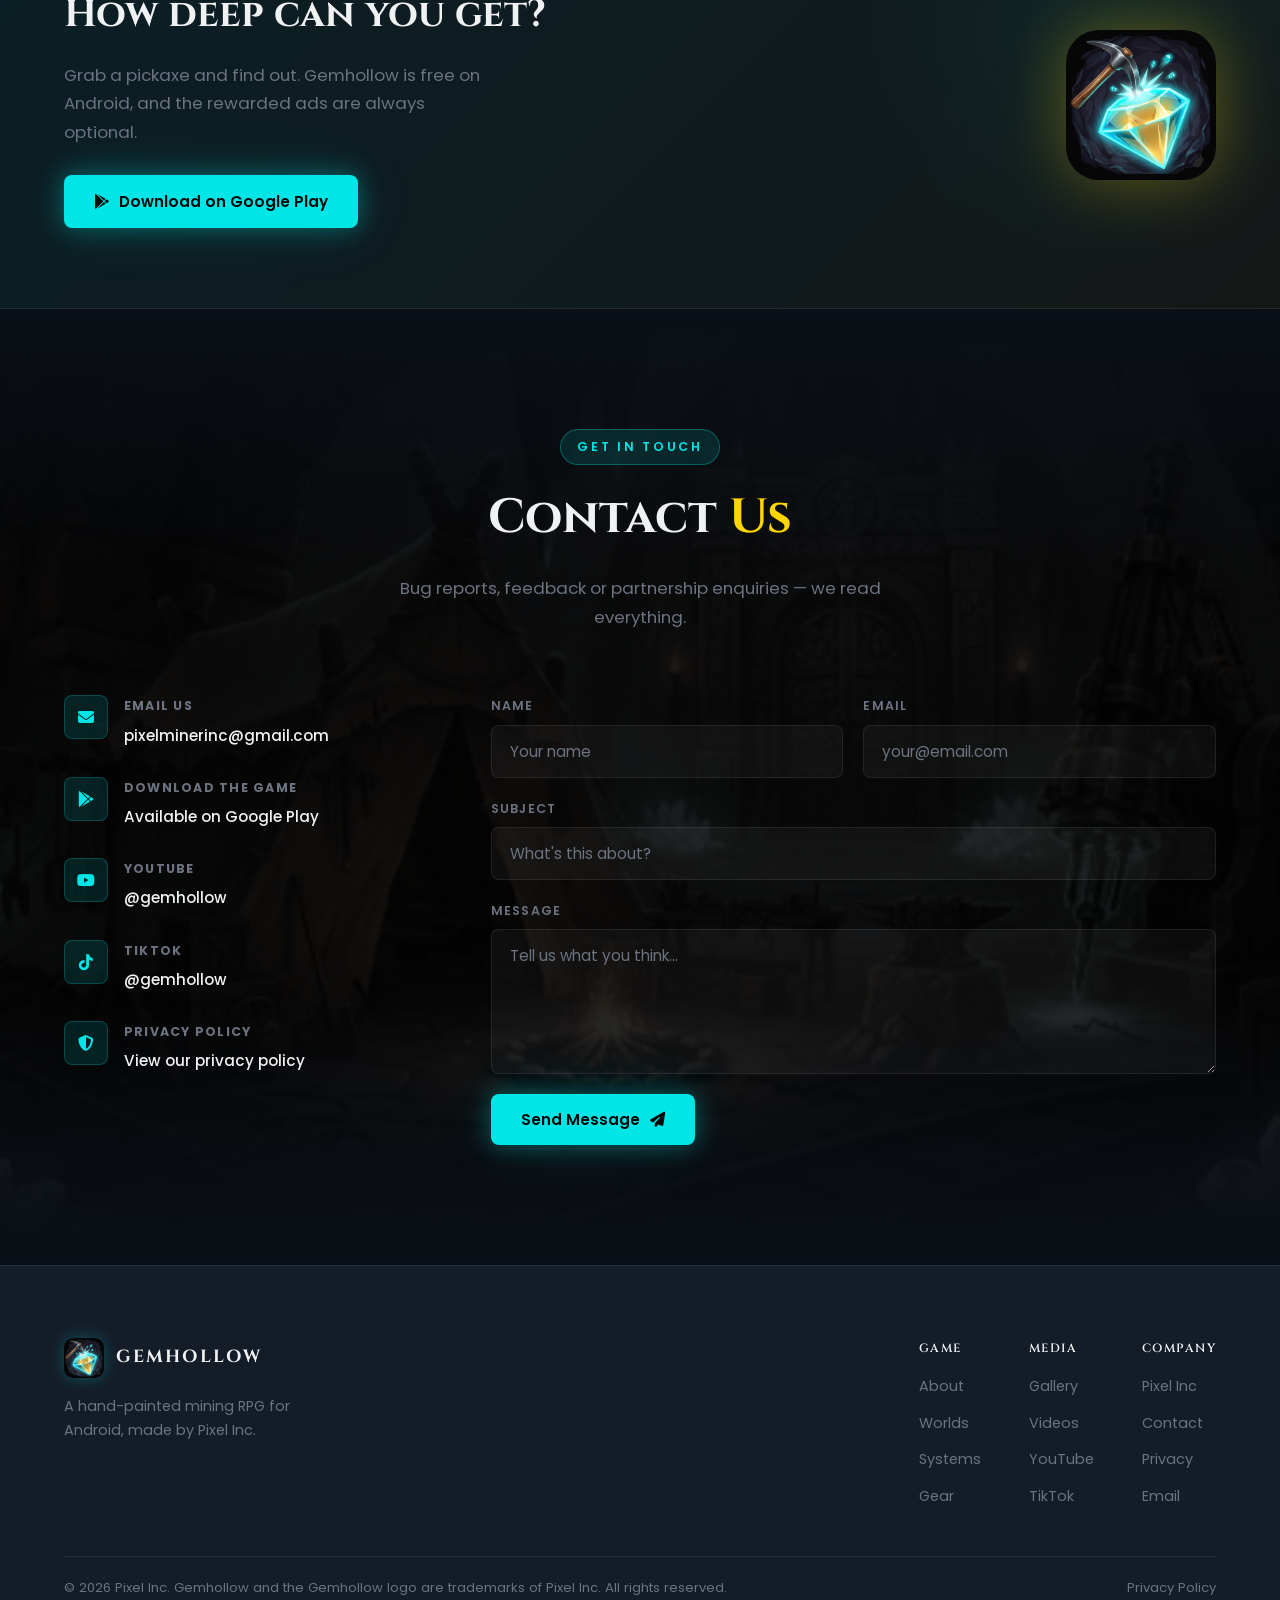
<file: gemhollow/index.html>
<!DOCTYPE html>
<html lang="en">
<head>
  <meta charset="UTF-8" />
  <meta name="viewport" content="width=device-width, initial-scale=1.0" />
  <meta name="description" content="Gemhollow — dig a fully destructible mine for gems, craft gear, tame pets and raid deadly puzzle vaults across two worlds. Free on Android." />
  <title>Gemhollow – Dig Deep. Strike It Rich.</title>

  <link rel="icon" type="image/png" href="img/gemhollow_mark_sm.png" />
  <link rel="apple-touch-icon" href="img/gemhollow_mark.png" />

  <!-- Open Graph / social preview -->
  <meta property="og:type" content="website" />
  <meta property="og:title" content="Gemhollow – Dig Deep. Strike It Rich." />
  <meta property="og:description" content="A hand-painted mining RPG. Two worlds, 56 story quests, 6 puzzle vaults, and 500m of fully destructible rock. Free on Android." />
  <meta property="og:image" content="https://blackenededit.github.io/img/shot_hub.jpg" />
  <meta property="og:url" content="https://blackenededit.github.io/" />
  <meta name="twitter:card" content="summary_large_image" />

  <link rel="preconnect" href="https://fonts.googleapis.com" />
  <link rel="preconnect" href="https://fonts.gstatic.com" crossorigin />
  <!-- Cinzel + Poppins are the two fonts the game itself ships with. -->
  <link href="https://fonts.googleapis.com/css2?family=Cinzel:wght@400;600;700;900&family=Poppins:wght@300;400;500;600;700&display=swap" rel="stylesheet" />
  <link rel="stylesheet" href="https://cdnjs.cloudflare.com/ajax/libs/font-awesome/6.5.0/css/all.min.css" crossorigin="anonymous" referrerpolicy="no-referrer" />
  <link rel="stylesheet" href="style.css?v=3" />
</head>
<body>

  <!-- ═══ NAVBAR ═══════════════════════════════════════════════════════════ -->
  <nav class="navbar" id="navbar">
    <div class="nav-inner">
      <a class="nav-logo" href="#hero" aria-label="Gemhollow home">
        <img src="img/gemhollow_mark_sm.png" alt="" aria-hidden="true" />
        <span class="nav-wordmark">Gemhollow</span>
      </a>
      <ul class="nav-menu" id="navMenu">
        <li><a href="#about">About</a></li>
        <li><a href="#worlds">Worlds</a></li>
        <li><a href="#systems">Systems</a></li>
        <li><a href="#gear">Gear</a></li>
        <li><a href="#vaults">Vaults</a></li>
        <li><a href="#claim">The Claim</a></li>
        <li><a href="#miners">Miners</a></li>
        <li><a href="#gallery">Gallery</a></li>
        <li><a href="#contact">Contact</a></li>
      </ul>
      <div class="nav-actions">
        <a class="btn-play" href="https://play.google.com/store/apps/details?id=com.pixelminergame.pixelminer" target="_blank" rel="noopener">
          <i class="fab fa-google-play"></i> Play Free
        </a>
        <button class="hamburger" id="hamburger" aria-label="Toggle menu" aria-expanded="false" aria-controls="navMenu">
          <span></span><span></span><span></span>
        </button>
      </div>
    </div>
  </nav>

  <!-- ═══ HERO ══════════════════════════════════════════════════════════════ -->
  <section class="hero" id="hero">
    <div class="hero-parallax" id="heroBg"></div>
    <div class="hero-overlay"></div>
    <canvas class="hero-canvas" id="particleCanvas" aria-hidden="true"></canvas>
    <div class="hero-content">
      <span class="hero-badge"><i class="fas fa-gem"></i> Free on Google Play</span>

      <!-- Mark + wordmark, mirroring the game's own boot screen: the name is
           live text in Cinzel, not baked into artwork. -->
      <div class="hero-brand">
        <img src="img/gemhollow_mark.png" alt="Gemhollow" class="hero-mark" width="512" height="512" />
        <h1 class="hero-wordmark">Gemhollow</h1>
      </div>

      <p class="hero-tagline">Dig a destructible mine. Craft the gear. Raid the vaults.</p>
      <div class="hero-btns">
        <a class="btn btn-primary" href="https://play.google.com/store/apps/details?id=com.pixelminergame.pixelminer" target="_blank" rel="noopener">
          <i class="fab fa-google-play"></i> Download Free
        </a>
        <a class="btn btn-ghost" href="#media">
          <i class="fas fa-play-circle"></i> Watch Gameplay
        </a>
      </div>
    </div>
    <a class="hero-scroll" href="#about">
      <span>Scroll to explore</span>
      <div class="hero-scroll-icon"><i class="fas fa-chevron-down"></i></div>
    </a>
  </section>

  <!-- ═══ STATS ════════════════════════════════════════════════════════════
       Every figure here is counted straight out of the game's data files.
  ═══════════════════════════════════════════════════════════════════════════ -->
  <section class="stats">
    <div class="container">
      <div class="stats-grid">
        <div class="stat reveal-up">
          <div class="stat-val"><span class="counter" data-to="2">0</span></div>
          <div class="stat-lbl">Worlds</div>
        </div>
        <div class="stat-divider"></div>
        <div class="stat reveal-up" style="--delay:0.1s">
          <div class="stat-val"><span class="counter" data-to="58">0</span></div>
          <div class="stat-lbl">Story Quests</div>
        </div>
        <div class="stat-divider"></div>
        <div class="stat reveal-up" style="--delay:0.2s">
          <div class="stat-val"><span class="counter" data-to="6">0</span></div>
          <div class="stat-lbl">Puzzle Vaults</div>
        </div>
        <div class="stat-divider"></div>
        <div class="stat reveal-up" style="--delay:0.3s">
          <div class="stat-val"><span class="counter" data-to="500">0</span><span>m</span></div>
          <div class="stat-lbl">Depth Per World</div>
        </div>
      </div>
    </div>
  </section>

  <!-- ═══ ABOUT ════════════════════════════════════════════════════════════ -->
  <section class="about section" id="about">
    <div class="container about-inner">
      <div class="about-visual reveal-left">
        <div class="about-art">
          <img src="img/shot_deep_mine.jpg" alt="Mining through stone and gem veins deep in the Gemhollow mine" class="about-shot" loading="lazy" />
          <div class="about-art-glow"></div>
          <img src="img/diamond_pickaxe_icon.png" alt="" class="float-deco deco-1" aria-hidden="true" />
          <img src="img/aetherium.png" alt="" class="float-deco deco-2" aria-hidden="true" />
        </div>
      </div>
      <div class="about-text reveal-right">
        <span class="eyebrow">The Company Is Hiring</span>
        <h2>What is <em class="c-cyan">Gemhollow</em>?</h2>
        <p>Gemhollow is a hand-painted mining RPG where <strong>every block is yours to break</strong>. You start with a basic pickaxe and fifteen pockets of carrying space, and you dig — sideways, downward, wherever the ore is — placing your own ladders, ceiling supports and bridging beams to reach seams nobody else can.</p>
        <p>Haul what you find back to the surface, sell it on a market whose prices actually move, and turn the money into a better pickaxe, a bigger pack, a brighter lamp. Then go deeper, because the good stuff is always deeper.</p>
        <p>Two full worlds, <strong>56 story quests</strong>, six hand-built puzzle vaults, pets, robot miners and a contracts board — and the whole thing is free, with rewarded ads that are always optional.</p>
        <div class="about-tags">
          <span class="tag"><i class="fas fa-cube"></i> Fully Destructible</span>
          <span class="tag"><i class="fas fa-hammer"></i> Craft &amp; Upgrade</span>
          <span class="tag"><i class="fas fa-scroll"></i> Story Campaign</span>
          <span class="tag"><i class="fas fa-moon"></i> Offline Earnings</span>
        </div>
        <a class="btn btn-primary" href="https://play.google.com/store/apps/details?id=com.pixelminergame.pixelminer" target="_blank" rel="noopener">
          <i class="fab fa-google-play"></i> Play Now – It's Free
        </a>
      </div>
    </div>
  </section>

  <!-- ═══ WORLDS ════════════════════════════════════════════════════════════ -->
  <section class="worlds section" id="worlds">
    <div class="container">
      <div class="section-head reveal-up">
        <span class="eyebrow">Two Descents</span>
        <h2>The <em class="c-cyan">Worlds</em></h2>
        <p class="section-sub">Two complete mines, each 500 metres deep, each with its own ores, tools, hazards and economy.</p>
      </div>
      <div class="worlds-grid">

        <article class="world-card reveal-up" data-world="1">
          <div class="world-media">
            <img src="img/world1_map.jpg" alt="The surface hub in daylight, with Mine Control, Market, Item Shop and Gear Shop around the mine entrance" loading="lazy" />
            <span class="world-index">World I</span>
          </div>
          <div class="world-body">
            <h3>The Surface Mine</h3>
            <p>Home base is a sunlit village — Mine Control, the Market, the Item Shop, the Gear Shop — built around the tunnel entrance that drops you into the shaft. Stone gives way to iron, then gold, then diamond, and the rare stuff starts appearing once you're past a hundred metres down.</p>
            <ul class="world-facts">
              <li><i class="fas fa-gem"></i> Quartz from 25m, Ruby from 80m, Sapphire from 160m</li>
              <li><i class="fas fa-atom"></i> Prismatic Cores from 200m, Aetherium from 250m</li>
              <li><i class="fas fa-door-open"></i> The Elder Gate waits at <strong>240m</strong></li>
              <li><i class="fas fa-box-open"></i> 40 chests per mine, golden ones below 150m</li>
            </ul>
          </div>
        </article>

        <article class="world-card reveal-up" style="--delay:0.12s" data-world="2">
          <div class="world-media">
            <img src="img/world2_map.jpg" alt="The Abyss hub, a cavern lit by glowing crystals and mushrooms around the portal" loading="lazy" />
            <span class="world-index">World II</span>
          </div>
          <div class="world-body">
            <h3>The Abyss</h3>
            <p>Through the gate, everything is harder and worth more. Abyssal Rock takes ten times the swings of surface stone, toxic gas pockets bleed your vitality until you've earned a rebreather, and the ores are corrupted mirrors of the ones you knew — Shadow Iron, Void Diamond, Star Sapphire.</p>
            <ul class="world-facts">
              <li><i class="fas fa-skull-crossbones"></i> Toxic gas: 15 vitality/second without a mask</li>
              <li><i class="fas fa-mask-face"></i> Filter Mask cuts it to 5/s, Rebreather to zero</li>
              <li><i class="fas fa-lock"></i> Void-Sealed Rock and Obsidian Barriers gate the descent</li>
              <li><i class="fas fa-star"></i> Dark Aetherium sells for <strong>$5,000</strong> a unit</li>
            </ul>
          </div>
        </article>

      </div>
    </div>
  </section>

  <!-- ═══ SYSTEMS — BENTO GRID ═════════════════════════════════════════════ -->
  <section class="features section" id="systems">
    <div class="container">
      <div class="section-head reveal-up">
        <span class="eyebrow">Core Gameplay</span>
        <h2>Game <em class="c-gold">Systems</em></h2>
        <p class="section-sub">Not a feature list — these are the actual systems running in the game right now.</p>
      </div>
      <div class="features-bento">

        <div class="feat-card feat-lg reveal-up">
          <div class="feat-bg" style="background-image:url('img/shot_deep_mine.jpg')"></div>
          <div class="feat-content">
            <i class="fas fa-cube feat-icon"></i>
            <h3>A Mine You Reshape</h3>
            <p>500 rows deep, 50 columns wide, procedurally generated and completely destructible. Tunnel any direction and place ladders, ceiling supports and bridging beams to build your own route down — then fall down your own shaft if you're careless.</p>
          </div>
        </div>

        <div class="feat-card reveal-up" style="--delay:0.1s">
          <div class="feat-bg" style="background-image:url('img/iron_forge_bg.png')"></div>
          <div class="feat-content">
            <i class="fas fa-gavel feat-icon"></i>
            <h3>12 Skill Minigames</h3>
            <p>Hit ore and you earn the yield. Time the Iron Striker, purify gold, align diamond fissures, hold a harmonic resonance — nail it perfectly for five units instead of one, plus a bonus gem roll.</p>
          </div>
        </div>

        <div class="feat-card reveal-up" style="--delay:0.15s">
          <div class="feat-bg" style="background-image:url('img/shot_vault.jpg')"></div>
          <div class="feat-content">
            <i class="fas fa-vault feat-icon"></i>
            <h3>Six Puzzle Vaults</h3>
            <p>Hand-built labyrinths, not random rooms. Dodge flame jets, ride wind geysers, survive a gas maze, pick the vault lock — each one guards a Keystone the campaign needs.</p>
          </div>
        </div>

        <div class="feat-card reveal-up" style="--delay:0.2s">
          <div class="feat-bg" style="background-image:url('img/shot_contracts.jpg')"></div>
          <div class="feat-content">
            <i class="fas fa-clipboard-list feat-icon"></i>
            <h3>Company Contracts</h3>
            <p>Daily, weekly and monthly jobs from the Gemhollow Mining Company that scale with your pickaxe tier. Clear 40 in a month and you keep that month's exclusive aura for good.</p>
          </div>
        </div>

        <div class="feat-card reveal-up" style="--delay:0.25s">
          <div class="feat-bg" style="background-image:url('img/jasper_hideout_bg.png')"></div>
          <div class="feat-content">
            <i class="fas fa-paw feat-icon"></i>
            <h3>Ten Pets</h3>
            <p>Buy them with gems, not cash. A Quartz Dog adds speed and ladders, a Ruby Cat doubles every ore you collect, a Sapphire Bat throws away spare stone so your pack stays useful.</p>
          </div>
        </div>

        <div class="feat-card reveal-up" style="--delay:0.3s">
          <div class="feat-bg" style="background-image:url('img/shot_gear_shop.jpg')"></div>
          <div class="feat-content">
            <i class="fas fa-robot feat-icon"></i>
            <h3>Robot Miners</h3>
            <p>Donate ore to build a fleet of twelve automated units, from a Stone Excavator up to an Aetheric Unit at six times the yield. They keep digging while the app is closed — up to twelve hours on a full power cell.</p>
          </div>
        </div>

        <div class="feat-card feat-lg reveal-up" style="--delay:0.35s">
          <div class="feat-bg" style="background-image:url('img/shot_daily_rewards.jpg')"></div>
          <div class="feat-content">
            <i class="fas fa-chart-line feat-icon"></i>
            <h3>A Market That Moves</h3>
            <p>Ore prices drift, surge and recover in real time — dump too much of one ore and you depress its price, or wait for a demand event and double your money. Add a 30-day login ladder, stacking boosts, 17 auras and 38 Play Games achievements on top.</p>
          </div>
        </div>

      </div>
    </div>
  </section>

  <!-- ═══ GEAR / PROGRESSION ═══════════════════════════════════════════════ -->
  <section class="gear section" id="gear">
    <div class="container">
      <div class="section-head reveal-up">
        <span class="eyebrow">Earn Every Tier</span>
        <h2>The <em class="c-gold">Pickaxe Ladder</em></h2>
        <p class="section-sub">Real damage values from the game. Each tier is the difference between bouncing off a block and breaking it.</p>
      </div>

      <div class="pick-grid">
        <div class="pick-card reveal-up">
          <img src="img/basic_pickaxe_icon.png" alt="Basic Pickaxe" loading="lazy" />
          <h4>Basic Pickaxe</h4>
          <div class="pick-dmg">5 <span>dmg</span></div>
          <p>A trusty starting pickaxe.</p>
          <span class="pick-cost">Free</span>
        </div>
        <div class="pick-card reveal-up" style="--delay:0.08s">
          <img src="img/iron_pickaxe_icon.png" alt="Iron Pickaxe" loading="lazy" />
          <h4>Iron Pickaxe</h4>
          <div class="pick-dmg">20 <span>dmg</span></div>
          <p>Cracks the hard iron the basic pick can't touch.</p>
          <span class="pick-cost">$8,000</span>
        </div>
        <div class="pick-card reveal-up" style="--delay:0.16s">
          <img src="img/gold_pickaxe_icon.png" alt="Gold Pickaxe" loading="lazy" />
          <h4>Gold Pickaxe</h4>
          <div class="pick-dmg">50 <span>dmg</span></div>
          <p>Cuts through rock and gold with ease.</p>
          <span class="pick-cost">$16,000 + ore</span>
        </div>
        <div class="pick-card reveal-up" style="--delay:0.24s">
          <img src="img/diamond_pickaxe_icon.png" alt="Diamond Pickaxe" loading="lazy" />
          <h4>Diamond Pickaxe</h4>
          <div class="pick-dmg">120 <span>dmg</span></div>
          <p>The ultimate tool for the surface world.</p>
          <span class="pick-cost">$75,000 + ore</span>
        </div>
        <div class="pick-card pick-card-rare reveal-up" style="--delay:0.32s">
          <img src="img/augmented_diamond_pickaxe_icon.png" alt="Augmented Diamond Pickaxe" loading="lazy" />
          <h4>Augmented Diamond</h4>
          <div class="pick-dmg">250 <span>dmg</span></div>
          <p>Infused with Aetherium — resonates with Prismatic Cores.</p>
          <span class="pick-cost pick-cost-rare">Quest reward only</span>
        </div>
      </div>

      <p class="gear-note reveal-up">
        The Abyss runs its own ladder on top of this one — a Makeshift pickaxe, then
        <strong>Void-Tinged</strong> (150), <strong>Astral</strong> (600) and beyond, each forged
        from ores that only exist down there. Alongside it: eight backpack tiers from 15 slots to
        1,000, four head-torch levels, gas masks, ladder pouches, drill bits and battery packs.
      </p>

      <!-- Sell values straight from the game's block definitions. -->
      <div class="ore-strip reveal-up">
        <h3 class="ore-strip-title">What the deep is worth</h3>
        <ul class="ore-list">
          <li class="ore-item">
            <img src="img/quartz.png" alt="Quartz" loading="lazy" />
            <span class="ore-name">Quartz</span>
            <span class="ore-val">$100</span>
          </li>
          <li class="ore-item">
            <img src="img/ruby_icon.png" alt="Ruby" loading="lazy" />
            <span class="ore-name">Ruby</span>
            <span class="ore-val">$300</span>
          </li>
          <li class="ore-item">
            <img src="img/sapphire_icon.png" alt="Sapphire" loading="lazy" />
            <span class="ore-name">Sapphire</span>
            <span class="ore-val">$600</span>
          </li>
          <li class="ore-item">
            <img src="img/prismatic_core.png" alt="Prismatic Core" loading="lazy" />
            <span class="ore-name">Prismatic Core</span>
            <span class="ore-val">$750</span>
          </li>
          <li class="ore-item">
            <img src="img/aetherium.png" alt="Aetherium" loading="lazy" />
            <span class="ore-name">Aetherium</span>
            <span class="ore-val">$2,500</span>
          </li>
        </ul>
        <p class="ore-foot">
          Every one of these has a corrupted Abyss counterpart worth roughly double — Dark Quartz,
          Blood Ruby, Star Sapphire, Void Core, and Dark Aetherium at <strong>$5,000</strong>.
          And the Market moves those prices while you play.
        </p>
      </div>
    </div>
  </section>

  <!-- ═══ VAULTS ════════════════════════════════════════════════════════════ -->
  <section class="vaults section" id="vaults">
    <div class="container">
      <div class="section-head reveal-up">
        <span class="eyebrow">Hand-Built Challenges</span>
        <h2>The <em class="c-cyan">Vaults</em></h2>
        <p class="section-sub">Six of them, each a designed puzzle with its own hazard and its own Keystone at the end.</p>
      </div>
      <div class="vault-grid">
        <div class="vault-card reveal-up" data-glow="green">
          <div class="vault-num">I</div>
          <h3>The Vault of Earth</h3>
          <p>A pitch-dark procedural labyrinth. You get 99 ladders and 25 beams — the challenge is navigating the maze and solving the gate sequence, not rationing supplies.</p>
          <span class="vault-tag">Keystone of Earth</span>
        </div>
        <div class="vault-card reveal-up" style="--delay:0.08s" data-glow="red">
          <div class="vault-num">II</div>
          <h3>The Vault of Fire</h3>
          <p>Fifty-two rows of hand-tuned maze threaded with flame-jet emitters and magma rock that detonates when struck. Reach the venting console at the top to shut it down.</p>
          <span class="vault-tag">Keystone of Fire</span>
        </div>
        <div class="vault-card reveal-up" style="--delay:0.16s" data-glow="cyan">
          <div class="vault-num">III</div>
          <h3>The Vault of Sky</h3>
          <p>Seventy-five rows straight up. Build platforms over wind geysers, ride the updraft, land the jump — miss and you start the climb again.</p>
          <span class="vault-tag">Keystone of Sky</span>
        </div>
        <div class="vault-card reveal-up" style="--delay:0.24s" data-glow="green">
          <div class="vault-num">IV</div>
          <h3>The Toxic Vault</h3>
          <p>Twenty ladders, five gas pockets, and a golden chest at the far end. Break the wrong block and the fog comes for you.</p>
          <span class="vault-tag">Golden Chest</span>
        </div>
        <div class="vault-card reveal-up" style="--delay:0.32s" data-glow="purple">
          <div class="vault-num">V</div>
          <h3>The Abyssal Vault</h3>
          <p>A tight bridging puzzle in the deep dark, with a Keystone of Fire waiting at the end of a long horizontal run.</p>
          <span class="vault-tag">Abyss · World II</span>
        </div>
        <div class="vault-card reveal-up" style="--delay:0.4s" data-glow="purple">
          <div class="vault-num">VI</div>
          <h3>The Void Vault</h3>
          <p>Five wind geysers, fifty beams, fifty ladders and a Keystone of Sky. The last vault before the Overworld Interface.</p>
          <span class="vault-tag">Abyss · World II</span>
        </div>
      </div>
    </div>
  </section>

  <!-- ═══ THE CLAIM ═════════════════════════════════════════════════════════ -->
  <section class="claim section" id="claim">
    <div class="container">
      <div class="section-head reveal-up">
        <span class="eyebrow">New Feature</span>
        <h2>The <em class="c-gold">Claim</em></h2>
        <p class="section-sub">A plot of land the Company sets aside for you, early — decorate the grounds, then step inside your house and greenhouse and decorate those too.</p>
      </div>

      <figure class="claim-hero reveal-up">
        <img src="img/shot_claim.jpg" alt="A fully decorated Claim: a Miner's Cabin and Greenhouse surrounded by a pond, statue, obelisk, well and garden fencing" loading="lazy" />
        <figcaption class="claim-hero-cap">Every item in this shot is real catalogue art, placed and screenshotted in the live build.</figcaption>
      </figure>

      <div class="claim-info-grid">
        <div class="claim-info reveal-left">
          <h3>Yours from early on</h3>
          <p>The quest <em>Stake Your Claim</em> hands you the plot not far into the surface game — name it, and a free Miner's Cabin is yours to set down wherever you like. Everything after that is bought with <strong>Sovereigns</strong>, a currency that exists only for the Claim.</p>
          <p>You earn Sovereigns by shipping raw ore at the plot's own Shipping Office — no trip to the Market required. It's a second use for the ore piling up in your bag, not a second grind.</p>
        </div>
        <div class="claim-info reveal-right">
          <h3>Purely yours to arrange</h3>
          <p>Every tree, fence, path and building here is cosmetic — nothing you place changes your mining stats or your progress. It's the one part of Gemhollow that's just for you: your cabin, your garden, your greenhouse, arranged exactly how you want them.</p>
          <p>Collect a full set of any category — every fence type, every seat, every plant — and the Company pays out a one-time Sovereigns bonus for the completionists.</p>
        </div>
      </div>

      <div class="claim-rooms">
        <figure class="claim-room reveal-up">
          <img src="img/shot_house_interior.jpg" alt="Inside the Miner's Cabin: a furnished bedroom with a fireplace, bookshelf, wardrobe and wall art" loading="lazy" />
          <figcaption class="claim-room-cap">
            <span class="claim-room-name">Inside the House</span>
            <span class="claim-room-sub">Beds, hearths, tables, storage, lighting, wall art</span>
          </figcaption>
        </figure>
        <figure class="claim-room reveal-up" style="--delay:0.1s">
          <img src="img/shot_greenhouse_interior.jpg" alt="Inside the Greenhouse: potting benches, hanging baskets and pots of growing plants" loading="lazy" />
          <figcaption class="claim-room-cap">
            <span class="claim-room-name">Inside the Greenhouse</span>
            <span class="claim-room-sub">Fittings, and eight species of plant that actually grow</span>
          </figcaption>
        </figure>
      </div>

      <div class="claim-stats reveal-up">
        <div class="claim-stat">
          <div class="claim-stat-val">76</div>
          <div class="claim-stat-lbl">Placeable Items</div>
        </div>
        <div class="claim-stat">
          <div class="claim-stat-val">3</div>
          <div class="claim-stat-lbl">House Tiers</div>
        </div>
        <div class="claim-stat">
          <div class="claim-stat-val">8</div>
          <div class="claim-stat-lbl">Growable Plants</div>
        </div>
        <div class="claim-stat">
          <div class="claim-stat-val">15</div>
          <div class="claim-stat-lbl">Collection Sets</div>
        </div>
      </div>
      <p class="gear-note reveal-up">
        Plants are the one thing on the Claim that runs on a real clock — pot one in the
        Greenhouse and it grows through its stages over 4 to 12 hours of real time, timer or
        app open or not. Grow one to full bloom and it unlocks for the house too, not just
        the glasshouse it was raised in.
      </p>
    </div>
  </section>

  <!-- ═══ MINERS (cosmetic skins — stated as such, honestly) ═══════════════ -->
  <section class="classes section" id="miners">
    <div class="container">
      <div class="section-head reveal-up">
        <span class="eyebrow">Look The Part</span>
        <h2>Twenty-One <em class="c-gold">Miners</em></h2>
        <p class="section-sub">Cosmetic appearances, not classes — every miner plays identically, so nothing is locked behind a look. Swap them at the Character Market.</p>
      </div>
      <div class="classes-grid">

        <div class="class-card reveal-up" data-glow="cyan">
          <div class="class-icon-wrap class-icon-pair">
            <img src="img/character_icon_male.png" alt="Male Miner" loading="lazy" />
            <img src="img/character_icon_female.png" alt="Female Miner" loading="lazy" />
          </div>
          <div class="class-tag cyan-tag">Starter</div>
          <h3>Male &amp; Female Miner</h3>
          <p>Both unlocked from the first launch. Pick one on the character select screen and get digging.</p>
        </div>

        <div class="class-card reveal-up" style="--delay:0.1s" data-glow="cyan">
          <div class="class-icon-wrap">
            <img src="img/prismatic_miner_icon.png" alt="Prismatic Miner" loading="lazy" />
          </div>
          <div class="class-tag cyan-tag">Quest</div>
          <h3>Prismatic Miner</h3>
          <p>Earned by finishing <em>A Lost Legend</em>. Collect it from the Character Market once the quest closes.</p>
        </div>

        <div class="class-card reveal-up" style="--delay:0.2s" data-glow="gold">
          <div class="class-icon-wrap">
            <img src="img/golden_miner_icon.png" alt="Golden Miner" loading="lazy" />
          </div>
          <div class="class-tag gold-tag">Day 30</div>
          <h3>Golden Miner</h3>
          <p>The prize at the end of the 30-day login ladder. Miss a day and the streak skips — no shortcuts.</p>
        </div>

        <div class="class-card reveal-up" style="--delay:0.3s" data-glow="green">
          <div class="class-icon-wrap">
            <img src="img/lucky_miner_icon.png" alt="Lucky Miner" loading="lazy" />
          </div>
          <div class="class-tag green-tag">Secret</div>
          <h3>Lucky Miner</h3>
          <p>A rare roll from supply crates. Nobody sells it and no quest grants it — you get lucky, or you don't.</p>
        </div>

        <div class="class-card reveal-up" style="--delay:0.4s" data-glow="purple">
          <div class="class-icon-wrap">
            <img src="img/astral_weaver_icon.png" alt="Astral Weaver" loading="lazy" />
          </div>
          <div class="class-tag purple-tag">Founders</div>
          <h3>Astral Weaver</h3>
          <p>Part of the Founders Pack, at the game's largest visual scale. There's a corrupted Abyss variant too.</p>
        </div>

        <div class="class-card reveal-up" style="--delay:0.5s" data-glow="gold">
          <div class="class-icon-wrap">
            <img src="img/character_icon_jasper.png" alt="Jasper" loading="lazy" />
          </div>
          <div class="class-tag gold-tag">Hidden</div>
          <h3>Jasper</h3>
          <p>The fence with the hideout below the mine. Play as him — if you can work out how he's unlocked.</p>
        </div>

      </div>
      <p class="gear-note reveal-up">
        Plus the Elite Prospector and Mythic Excavator from the token shop, the Rookie Miner kit,
        Blacksmith and Elite Vanguard as prestige rewards, and Abyss-tinted versions of nearly all
        of them — 21 in total.
      </p>
    </div>
  </section>

  <!-- ═══ GALLERY — real, unedited captures from the shipped build ═════════ -->
  <section class="gallery section" id="gallery">
    <div class="container">
      <div class="section-head reveal-up">
        <span class="eyebrow">Actual Screenshots</span>
        <h2>Game <em class="c-cyan">Gallery</em></h2>
        <p class="section-sub">Captured from the live Android build — no mock-ups, no touch-ups.</p>
      </div>
      <div class="gallery-grid">
        <figure class="gallery-item gal-wide reveal-up">
          <img src="img/shot_hub.jpg" alt="The surface village hub with Mine Control, Market, Item Shop, Gear Shop and the portal to the deep" loading="lazy" />
          <figcaption class="gallery-cap">The Surface Hub</figcaption>
        </figure>
        <figure class="gallery-item reveal-up" style="--delay:0.1s">
          <img src="img/shot_deep_mine.jpg" alt="Mining gem veins with player-placed ladders and ceiling supports" loading="lazy" />
          <figcaption class="gallery-cap">Descend Into The Deep</figcaption>
        </figure>
        <figure class="gallery-item reveal-up" style="--delay:0.15s">
          <img src="img/shot_vault.jpg" alt="Inside a vault dodging an active flame jet" loading="lazy" />
          <figcaption class="gallery-cap">Vault Run, Flames Live</figcaption>
        </figure>
        <figure class="gallery-item reveal-up" style="--delay:0.2s">
          <img src="img/shot_gear_shop.jpg" alt="The Gear Shop upgrade screen" loading="lazy" />
          <figcaption class="gallery-cap">Upgrade Your Gear</figcaption>
        </figure>
        <figure class="gallery-item reveal-up" style="--delay:0.25s">
          <img src="img/shot_contracts.jpg" alt="The Company Contracts board with daily and weekly jobs" loading="lazy" />
          <figcaption class="gallery-cap">Company Contracts</figcaption>
        </figure>
        <figure class="gallery-item reveal-up" style="--delay:0.3s">
          <img src="img/shot_depth.jpg" alt="The depth meter tracking how far below the surface you are" loading="lazy" />
          <figcaption class="gallery-cap">How Deep Can You Go?</figcaption>
        </figure>
        <figure class="gallery-item gal-wide reveal-up" style="--delay:0.35s">
          <img src="img/shot_daily_rewards.jpg" alt="The 30-day daily rewards calendar" loading="lazy" />
          <figcaption class="gallery-cap">Thirty Days Of Rewards</figcaption>
        </figure>
      </div>
    </div>
  </section>

  <!-- ═══ MEDIA ═════════════════════════════════════════════════════════════ -->
  <section class="media section" id="media">
    <div class="container">
      <div class="section-head reveal-up">
        <span class="eyebrow">Watch &amp; Play</span>
        <h2>Game <em class="c-cyan">Media</em></h2>
      </div>
      <div class="media-grid">
        <div class="video-card reveal-up">
          <div class="video-wrap">
            <iframe src="https://www.youtube.com/embed/ZEsTNP-w54s" title="Gemhollow gameplay" allowfullscreen loading="lazy"></iframe>
          </div>
          <div class="video-label"><i class="fas fa-play-circle"></i> Gameplay</div>
        </div>
        <div class="video-card reveal-up" style="--delay:0.15s">
          <div class="video-wrap">
            <iframe src="https://www.youtube.com/embed/5hK7UNuHh_g" title="Gemhollow feature showcase" allowfullscreen loading="lazy"></iframe>
          </div>
          <div class="video-label"><i class="fas fa-star"></i> Feature Showcase</div>
        </div>
      </div>
    </div>
  </section>

  <!-- ═══ CTA BANNER ════════════════════════════════════════════════════════ -->
  <section class="cta-banner">
    <div class="container cta-inner reveal-up">
      <div class="cta-text">
        <h2>How deep can you get?</h2>
        <p>Grab a pickaxe and find out. Gemhollow is free on Android, and the rewarded ads are always optional.</p>
        <a class="btn btn-primary" href="https://play.google.com/store/apps/details?id=com.pixelminergame.pixelminer" target="_blank" rel="noopener">
          <i class="fab fa-google-play"></i> Download on Google Play
        </a>
      </div>
      <div class="cta-visual" aria-hidden="true">
        <img src="img/gemhollow_mark.png" alt="" class="cta-chest" loading="lazy" />
      </div>
    </div>
  </section>

  <!-- ═══ CONTACT ═══════════════════════════════════════════════════════════ -->
  <section class="contact section" id="contact">
    <div class="contact-bg" style="background-image:url('img/bg-camp.png')"></div>
    <div class="contact-overlay"></div>
    <div class="container">
      <div class="section-head reveal-up">
        <span class="eyebrow">Get In Touch</span>
        <h2>Contact <em class="c-gold">Us</em></h2>
        <p class="section-sub">Bug reports, feedback or partnership enquiries — we read everything.</p>
      </div>
      <div class="contact-inner">
        <div class="contact-info reveal-left">
          <div class="cinfo-item">
            <div class="cinfo-icon"><i class="fas fa-envelope"></i></div>
            <div>
              <strong>Email Us</strong>
              <a href="mailto:pixelminerinc@gmail.com">pixelminerinc@gmail.com</a>
            </div>
          </div>
          <div class="cinfo-item">
            <div class="cinfo-icon"><i class="fab fa-google-play"></i></div>
            <div>
              <strong>Download the Game</strong>
              <a href="https://play.google.com/store/apps/details?id=com.pixelminergame.pixelminer" target="_blank" rel="noopener">Available on Google Play</a>
            </div>
          </div>
          <div class="cinfo-item">
            <div class="cinfo-icon"><i class="fab fa-youtube"></i></div>
            <div>
              <strong>YouTube</strong>
              <a href="https://youtube.com/@gemhollow" target="_blank" rel="noopener">@gemhollow</a>
            </div>
          </div>
          <div class="cinfo-item">
            <div class="cinfo-icon"><i class="fab fa-tiktok"></i></div>
            <div>
              <strong>TikTok</strong>
              <a href="https://www.tiktok.com/@gemhollow" target="_blank" rel="noopener">@gemhollow</a>
            </div>
          </div>
          <div class="cinfo-item">
            <div class="cinfo-icon"><i class="fas fa-shield-halved"></i></div>
            <div>
              <strong>Privacy Policy</strong>
              <a href="privacy.html">View our privacy policy</a>
            </div>
          </div>
        </div>
        <form class="contact-form reveal-right" action="https://formspree.io/f/your_form_id" method="POST">
          <div class="form-row">
            <div class="form-field">
              <label for="name">Name</label>
              <input type="text" id="name" name="name" placeholder="Your name" required />
            </div>
            <div class="form-field">
              <label for="email">Email</label>
              <input type="email" id="email" name="email" placeholder="your@email.com" required />
            </div>
          </div>
          <div class="form-field">
            <label for="subject">Subject</label>
            <input type="text" id="subject" name="subject" placeholder="What's this about?" />
          </div>
          <div class="form-field">
            <label for="message">Message</label>
            <textarea id="message" name="message" rows="5" placeholder="Tell us what you think..." required></textarea>
          </div>
          <button class="btn btn-primary" type="submit">
            Send Message <i class="fas fa-paper-plane"></i>
          </button>
        </form>
      </div>
    </div>
  </section>

  <!-- ═══ FOOTER ════════════════════════════════════════════════════════════ -->
  <footer class="footer">
    <div class="container footer-inner">
      <div class="footer-brand">
        <a class="footer-logo" href="#hero">
          <img src="img/gemhollow_mark_sm.png" alt="" aria-hidden="true" />
          <span>Gemhollow</span>
        </a>
        <p>A hand-painted mining RPG for Android, made by Pixel Inc.</p>
      </div>
      <div class="footer-links">
        <div class="footer-col">
          <h4>Game</h4>
          <a href="#about">About</a>
          <a href="#worlds">Worlds</a>
          <a href="#systems">Systems</a>
          <a href="#gear">Gear</a>
        </div>
        <div class="footer-col">
          <h4>Media</h4>
          <a href="#gallery">Gallery</a>
          <a href="#media">Videos</a>
          <a href="https://youtube.com/@gemhollow" target="_blank" rel="noopener">YouTube</a>
          <a href="https://www.tiktok.com/@gemhollow" target="_blank" rel="noopener">TikTok</a>
        </div>
        <div class="footer-col">
          <h4>Company</h4>
          <a href="../">Pixel Inc</a>
          <a href="#contact">Contact</a>
          <a href="privacy.html">Privacy</a>
          <a href="mailto:pixelminerinc@gmail.com">Email</a>
        </div>
      </div>
    </div>
    <div class="footer-bar">
      <p>&copy; 2026 Pixel Inc. Gemhollow and the Gemhollow logo are trademarks of Pixel Inc. All rights reserved.</p>
      <a href="privacy.html">Privacy Policy</a>
    </div>
  </footer>

  <script src="script.js?v=3"></script>
</body>
</html>
</file>
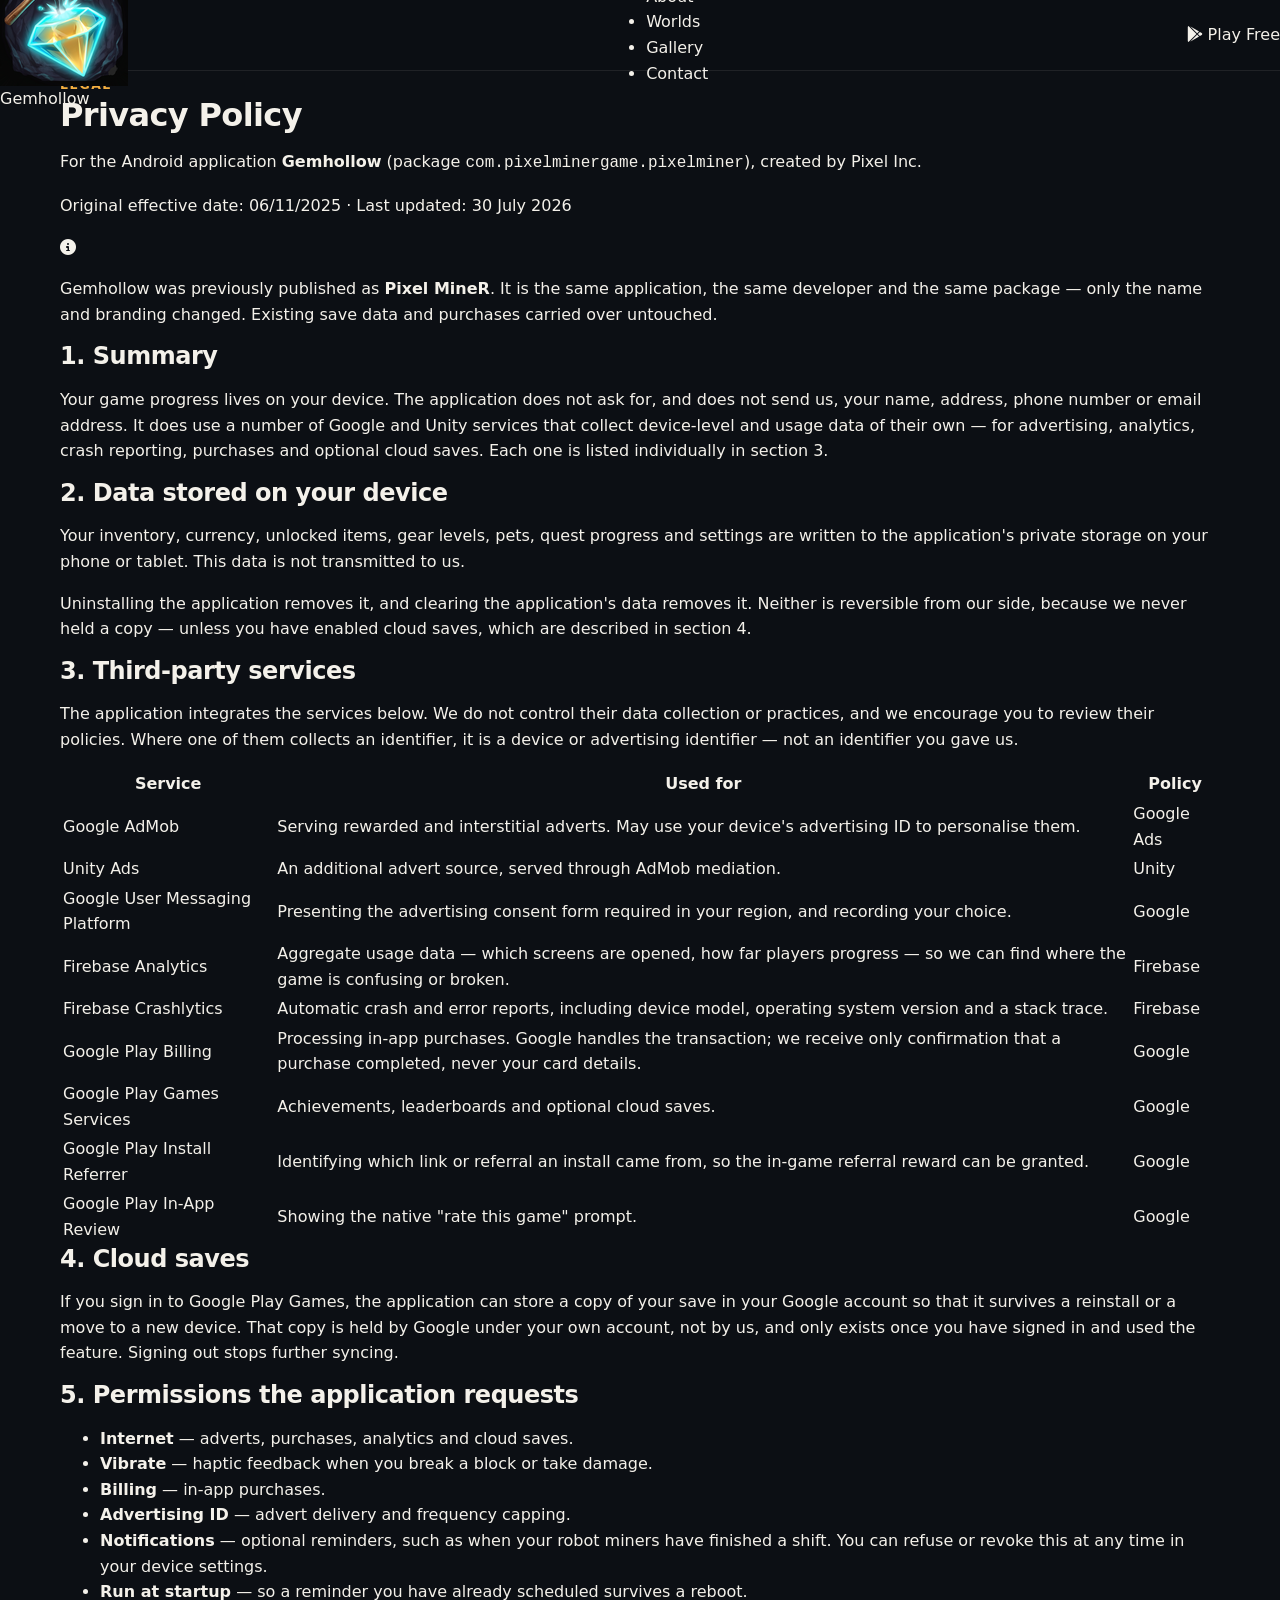
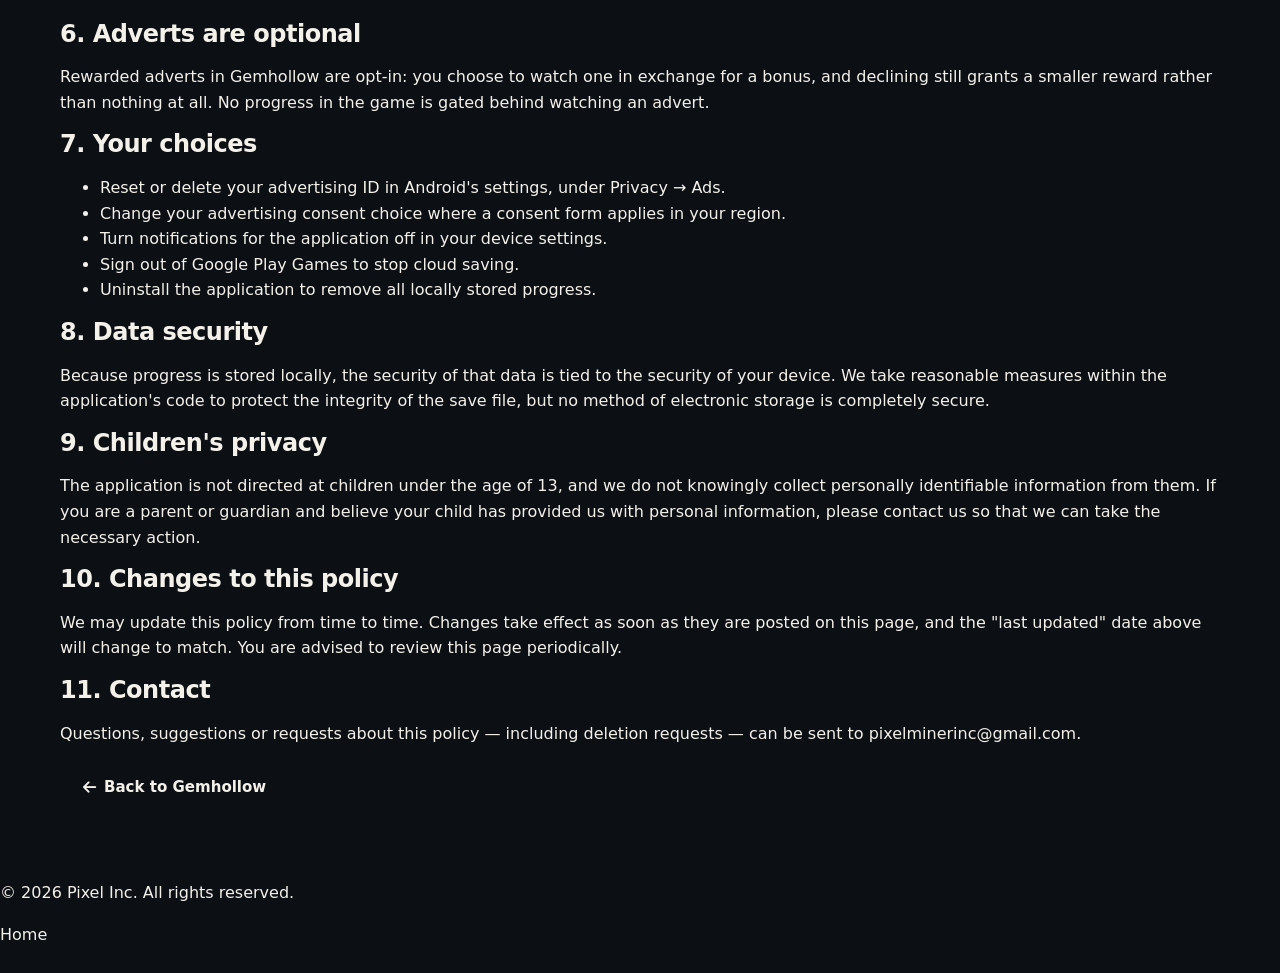
<file: privacy.html>
<!DOCTYPE html>
<html lang="en">
<head>
  <meta charset="UTF-8" />
  <meta name="viewport" content="width=device-width, initial-scale=1.0" />
  <meta name="description" content="Privacy policy for Gemhollow, the mining RPG for Android by Pixel Inc." />
  <title>Privacy Policy – Gemhollow</title>

  <link rel="icon" type="image/png" href="img/gemhollow_mark_sm.png" />
  <link rel="preconnect" href="https://fonts.googleapis.com" />
  <link rel="preconnect" href="https://fonts.gstatic.com" crossorigin />
  <link href="https://fonts.googleapis.com/css2?family=Cinzel:wght@400;600;700;900&family=Poppins:wght@300;400;500;600;700&display=swap" rel="stylesheet" />
  <link rel="stylesheet" href="https://cdnjs.cloudflare.com/ajax/libs/font-awesome/6.5.0/css/all.min.css" crossorigin="anonymous" referrerpolicy="no-referrer" />
  <link rel="stylesheet" href="style.css?v=3" />
</head>
<body>

  <!-- ═══ NAVBAR ═══════════════════════════════════════════════════════════ -->
  <nav class="navbar scrolled" id="navbar">
    <div class="nav-inner">
      <a class="nav-logo" href="index.html" aria-label="Gemhollow home">
        <img src="img/gemhollow_mark_sm.png" alt="" aria-hidden="true" />
        <span class="nav-wordmark">Gemhollow</span>
      </a>
      <ul class="nav-menu" id="navMenu">
        <li><a href="index.html#about">About</a></li>
        <li><a href="index.html#worlds">Worlds</a></li>
        <li><a href="index.html#gallery">Gallery</a></li>
        <li><a href="index.html#contact">Contact</a></li>
      </ul>
      <div class="nav-actions">
        <a class="btn-play" href="https://play.google.com/store/apps/details?id=com.pixelminergame.pixelminer" target="_blank" rel="noopener">
          <i class="fab fa-google-play"></i> Play Free
        </a>
        <button class="hamburger" id="hamburger" aria-label="Toggle menu" aria-expanded="false" aria-controls="navMenu">
          <span></span><span></span><span></span>
        </button>
      </div>
    </div>
  </nav>

  <main class="legal">
    <div class="container legal-inner">

      <header class="legal-head">
        <span class="eyebrow">Legal</span>
        <h1>Privacy Policy</h1>
        <p class="legal-meta">
          For the Android application <strong>Gemhollow</strong>
          (package <code>com.pixelminergame.pixelminer</code>), created by Pixel Inc.
        </p>
        <p class="legal-meta">
          Original effective date: 06/11/2025 &middot; Last updated: 30 July 2026
        </p>
      </header>

      <div class="legal-callout">
        <i class="fas fa-circle-info"></i>
        <p>
          Gemhollow was previously published as <strong>Pixel MineR</strong>. It is the same
          application, the same developer and the same package — only the name and branding changed.
          Existing save data and purchases carried over untouched.
        </p>
      </div>

      <section class="legal-block">
        <h2>1. Summary</h2>
        <p>
          Your game progress lives on your device. The application does not ask for, and does not
          send us, your name, address, phone number or email address. It does use a number of Google
          and Unity services that collect device-level and usage data of their own — for advertising,
          analytics, crash reporting, purchases and optional cloud saves. Each one is listed
          individually in section 3.
        </p>
      </section>

      <section class="legal-block">
        <h2>2. Data stored on your device</h2>
        <p>
          Your inventory, currency, unlocked items, gear levels, pets, quest progress and settings
          are written to the application's private storage on your phone or tablet. This data is not
          transmitted to us.
        </p>
        <p>
          Uninstalling the application removes it, and clearing the application's data removes it.
          Neither is reversible from our side, because we never held a copy — unless you have enabled
          cloud saves, which are described in section 4.
        </p>
      </section>

      <section class="legal-block">
        <h2>3. Third-party services</h2>
        <p>
          The application integrates the services below. We do not control their data collection or
          practices, and we encourage you to review their policies. Where one of them collects an
          identifier, it is a device or advertising identifier — not an identifier you gave us.
        </p>

        <div class="legal-table-wrap">
          <table class="legal-table">
            <thead>
              <tr><th>Service</th><th>Used for</th><th>Policy</th></tr>
            </thead>
            <tbody>
              <tr>
                <td>Google AdMob</td>
                <td>Serving rewarded and interstitial adverts. May use your device's advertising ID to personalise them.</td>
                <td><a href="https://policies.google.com/technologies/ads" target="_blank" rel="noopener">Google Ads</a></td>
              </tr>
              <tr>
                <td>Unity Ads</td>
                <td>An additional advert source, served through AdMob mediation.</td>
                <td><a href="https://unity.com/legal/game-player-and-app-user-privacy-policy" target="_blank" rel="noopener">Unity</a></td>
              </tr>
              <tr>
                <td>Google User Messaging Platform</td>
                <td>Presenting the advertising consent form required in your region, and recording your choice.</td>
                <td><a href="https://policies.google.com/privacy" target="_blank" rel="noopener">Google</a></td>
              </tr>
              <tr>
                <td>Firebase Analytics</td>
                <td>Aggregate usage data — which screens are opened, how far players progress — so we can find where the game is confusing or broken.</td>
                <td><a href="https://firebase.google.com/support/privacy" target="_blank" rel="noopener">Firebase</a></td>
              </tr>
              <tr>
                <td>Firebase Crashlytics</td>
                <td>Automatic crash and error reports, including device model, operating system version and a stack trace.</td>
                <td><a href="https://firebase.google.com/support/privacy" target="_blank" rel="noopener">Firebase</a></td>
              </tr>
              <tr>
                <td>Google Play Billing</td>
                <td>Processing in-app purchases. Google handles the transaction; we receive only confirmation that a purchase completed, never your card details.</td>
                <td><a href="https://policies.google.com/privacy" target="_blank" rel="noopener">Google</a></td>
              </tr>
              <tr>
                <td>Google Play Games Services</td>
                <td>Achievements, leaderboards and optional cloud saves.</td>
                <td><a href="https://policies.google.com/privacy" target="_blank" rel="noopener">Google</a></td>
              </tr>
              <tr>
                <td>Google Play Install Referrer</td>
                <td>Identifying which link or referral an install came from, so the in-game referral reward can be granted.</td>
                <td><a href="https://policies.google.com/privacy" target="_blank" rel="noopener">Google</a></td>
              </tr>
              <tr>
                <td>Google Play In-App Review</td>
                <td>Showing the native "rate this game" prompt.</td>
                <td><a href="https://policies.google.com/privacy" target="_blank" rel="noopener">Google</a></td>
              </tr>
            </tbody>
          </table>
        </div>
      </section>

      <section class="legal-block">
        <h2>4. Cloud saves</h2>
        <p>
          If you sign in to Google Play Games, the application can store a copy of your save in your
          Google account so that it survives a reinstall or a move to a new device. That copy is held
          by Google under your own account, not by us, and only exists once you have signed in and
          used the feature. Signing out stops further syncing.
        </p>
      </section>

      <section class="legal-block">
        <h2>5. Permissions the application requests</h2>
        <ul class="legal-list">
          <li><strong>Internet</strong> — adverts, purchases, analytics and cloud saves.</li>
          <li><strong>Vibrate</strong> — haptic feedback when you break a block or take damage.</li>
          <li><strong>Billing</strong> — in-app purchases.</li>
          <li><strong>Advertising ID</strong> — advert delivery and frequency capping.</li>
          <li><strong>Notifications</strong> — optional reminders, such as when your robot miners have finished a shift. You can refuse or revoke this at any time in your device settings.</li>
          <li><strong>Run at startup</strong> — so a reminder you have already scheduled survives a reboot.</li>
        </ul>
      </section>

      <section class="legal-block">
        <h2>6. Adverts are optional</h2>
        <p>
          Rewarded adverts in Gemhollow are opt-in: you choose to watch one in exchange for a bonus,
          and declining still grants a smaller reward rather than nothing at all. No progress in the
          game is gated behind watching an advert.
        </p>
      </section>

      <section class="legal-block">
        <h2>7. Your choices</h2>
        <ul class="legal-list">
          <li>Reset or delete your advertising ID in Android's settings, under Privacy → Ads.</li>
          <li>Change your advertising consent choice where a consent form applies in your region.</li>
          <li>Turn notifications for the application off in your device settings.</li>
          <li>Sign out of Google Play Games to stop cloud saving.</li>
          <li>Uninstall the application to remove all locally stored progress.</li>
        </ul>
      </section>

      <section class="legal-block">
        <h2>8. Data security</h2>
        <p>
          Because progress is stored locally, the security of that data is tied to the security of
          your device. We take reasonable measures within the application's code to protect the
          integrity of the save file, but no method of electronic storage is completely secure.
        </p>
      </section>

      <section class="legal-block">
        <h2>9. Children's privacy</h2>
        <p>
          The application is not directed at children under the age of 13, and we do not knowingly
          collect personally identifiable information from them. If you are a parent or guardian and
          believe your child has provided us with personal information, please contact us so that we
          can take the necessary action.
        </p>
      </section>

      <section class="legal-block">
        <h2>10. Changes to this policy</h2>
        <p>
          We may update this policy from time to time. Changes take effect as soon as they are posted
          on this page, and the "last updated" date above will change to match. You are advised to
          review this page periodically.
        </p>
      </section>

      <section class="legal-block">
        <h2>11. Contact</h2>
        <p>
          Questions, suggestions or requests about this policy — including deletion requests — can be
          sent to <a href="mailto:pixelminerinc@gmail.com">pixelminerinc@gmail.com</a>.
        </p>
      </section>

      <a class="btn btn-ghost legal-back" href="index.html">
        <i class="fas fa-arrow-left"></i> Back to Gemhollow
      </a>
    </div>
  </main>

  <!-- ═══ FOOTER ════════════════════════════════════════════════════════════ -->
  <footer class="footer footer-slim">
    <div class="footer-bar">
      <p>&copy; 2026 Pixel Inc. All rights reserved.</p>
      <a href="index.html">Home</a>
    </div>
  </footer>

  <script src="script.js?v=3"></script>
</body>
</html>
</file>
<file: style.css>
:root {
  --bg: #0c0f14;
  --bg-alt: #11161f;
  --surface: #161c27;
  --surface-hover: #1c2432;
  --border: rgba(244, 241, 234, 0.09);
  --border-strong: rgba(244, 241, 234, 0.16);

  --text: #f4f1ea;
  --text-muted: #9aa4b2;
  --text-dim: #6e7887;

  --amber: #f5b041;
  --amber-hover: #f7be60;
  --teal: #2ec4b6;

  --font-display: 'Space Grotesk', system-ui, -apple-system, sans-serif;
  --font-body: 'Plus Jakarta Sans', system-ui, -apple-system, sans-serif;

  --radius: 14px;
  --radius-sm: 10px;
  --shadow: 0 18px 40px rgba(0, 0, 0, 0.35);
}

*, *::before, *::after {
  box-sizing: border-box;
}

html {
  scroll-behavior: smooth;
}

body {
  margin: 0;
  background-color: var(--bg);
  color: var(--text);
  font-family: var(--font-body);
  font-size: 16px;
  line-height: 1.6;
  -webkit-font-smoothing: antialiased;
}

img {
  display: block;
  max-width: 100%;
}

a {
  color: inherit;
  text-decoration: none;
}

.container {
  width: min(1160px, 100% - 40px);
  margin-inline: auto;
}

/* ── TYPOGRAPHY ──────────────────────────────────────────────────────────── */

h1, h2, h3, h4 {
  font-family: var(--font-display);
  margin: 0;
  line-height: 1.15;
  letter-spacing: -0.02em;
}

.eyebrow {
  margin: 0 0 10px;
  font-size: 0.78rem;
  font-weight: 700;
  text-transform: uppercase;
  letter-spacing: 0.12em;
  color: var(--amber);
}

/* ── BUTTONS ─────────────────────────────────────────────────────────────── */

.btn {
  display: inline-flex;
  align-items: center;
  justify-content: center;
  gap: 8px;
  padding: 12px 22px;
  border-radius: var(--radius-sm);
  font-family: var(--font-body);
  font-size: 0.94rem;
  font-weight: 600;
  border: 1px solid transparent;
  cursor: pointer;
  transition: background-color 0.18s ease, border-color 0.18s ease, transform 0.18s ease;
}

.btn:hover {
  transform: translateY(-1px);
}

.btn-sm {
  padding: 9px 16px;
  font-size: 0.86rem;
}

.btn-primary {
  background: var(--amber);
  color: #14110b;
}

.btn-primary:hover {
  background: var(--amber-hover);
}

.btn-secondary {
  background: var(--surface);
  color: var(--text);
  border-color: var(--border-strong);
}

.btn-secondary:hover {
  background: var(--surface-hover);
  border-color: rgba(244, 241, 234, 0.28);
}

/* ── NAVBAR ──────────────────────────────────────────────────────────────── */

.navbar {
  position: sticky;
  top: 0;
  z-index: 50;
  background: rgba(12, 15, 20, 0.86);
  backdrop-filter: blur(12px);
  border-bottom: 1px solid var(--border);
}

.nav-inner {
  display: flex;
  align-items: center;
  justify-content: space-between;
  height: 70px;
  gap: 24px;
}

.brand {
  display: inline-flex;
  align-items: center;
  gap: 10px;
  font-family: var(--font-display);
  font-weight: 700;
  font-size: 1.15rem;
  letter-spacing: -0.02em;
}

.brand-name span {
  color: var(--amber);
}

.nav-links {
  display: flex;
  align-items: center;
  gap: 28px;
}

.nav-links a {
  font-size: 0.92rem;
  font-weight: 500;
  color: var(--text-muted);
  transition: color 0.16s ease;
}

.nav-links a:hover {
  color: var(--text);
}

.nav-actions {
  display: flex;
  align-items: center;
  gap: 12px;
}

.hamburger {
  display: none;
  flex-direction: column;
  justify-content: center;
  gap: 5px;
  width: 38px;
  height: 38px;
  padding: 0 7px;
  background: var(--surface);
  border: 1px solid var(--border);
  border-radius: 8px;
  cursor: pointer;
}

.hamburger span {
  display: block;
  width: 100%;
  height: 2px;
  background: var(--text);
  border-radius: 2px;
  transition: transform 0.2s ease, opacity 0.2s ease;
}

.hamburger[aria-expanded="true"] span:nth-child(1) {
  transform: translateY(7px) rotate(45deg);
}
.hamburger[aria-expanded="true"] span:nth-child(2) {
  opacity: 0;
}
.hamburger[aria-expanded="true"] span:nth-child(3) {
  transform: translateY(-7px) rotate(-45deg);
}

/* ── HERO ────────────────────────────────────────────────────────────────── */

.hero {
  padding: 72px 0 84px;
  border-bottom: 1px solid var(--border);
  background: radial-gradient(circle at 82% 24%, rgba(46, 196, 182, 0.08), transparent 46%),
              radial-gradient(circle at 18% 78%, rgba(245, 176, 65, 0.07), transparent 44%);
}

.hero-grid {
  display: grid;
  grid-template-columns: 1.05fr 0.95fr;
  align-items: center;
  gap: 48px;
}

.hero-copy h1 {
  font-size: clamp(2.3rem, 4.4vw, 3.45rem);
  margin-bottom: 18px;
}

.hero-sub {
  margin: 0 0 28px;
  color: var(--text-muted);
  font-size: 1.08rem;
  max-width: 540px;
}

.hero-cta {
  display: flex;
  flex-wrap: wrap;
  gap: 12px;
  margin-bottom: 36px;
}

.hero-stats {
  display: flex;
  gap: 36px;
  margin: 0;
  padding-top: 24px;
  border-top: 1px solid var(--border);
}

.hero-stats dt {
  font-family: var(--font-display);
  font-size: 1.7rem;
  font-weight: 700;
  color: var(--text);
}

.hero-stats dd {
  margin: 2px 0 0;
  font-size: 0.84rem;
  color: var(--text-muted);
}

/* Hero visual collage */
.hero-showcase {
  display: grid;
  grid-template-columns: 1.15fr 0.85fr;
  grid-template-rows: 1fr 1fr;
  gap: 14px;
}

.showcase-card {
  position: relative;
  border-radius: var(--radius);
  overflow: hidden;
  border: 1px solid var(--border);
  background: var(--surface);
  box-shadow: var(--shadow);
  transition: transform 0.22s ease, border-color 0.22s ease;
}

.showcase-card:hover {
  transform: translateY(-3px);
  border-color: var(--border-strong);
}

.showcase-main {
  grid-row: 1 / 3;
  min-height: 360px;
}

.showcase-sub-a,
.showcase-sub-b {
  min-height: 172px;
}

.showcase-card img {
  width: 100%;
  height: 100%;
  object-fit: cover;
}

.showcase-caption {
  position: absolute;
  inset: auto 0 0 0;
  padding: 28px 14px 12px;
  background: linear-gradient(to top, rgba(12, 15, 20, 0.94), transparent);
  display: flex;
  flex-direction: column;
}

.showcase-caption span {
  font-family: var(--font-display);
  font-weight: 700;
  font-size: 0.98rem;
}

.showcase-caption small {
  font-size: 0.78rem;
  color: var(--text-muted);
}

/* ── SECTIONS ────────────────────────────────────────────────────────────── */

.section {
  padding: 76px 0;
}

.section-alt {
  background: var(--bg-alt);
  border-top: 1px solid var(--border);
  border-bottom: 1px solid var(--border);
}

.section-head {
  margin-bottom: 36px;
}

.section-head h2 {
  font-size: clamp(1.75rem, 3vw, 2.3rem);
  margin-bottom: 10px;
}

.section-sub {
  margin: 0;
  color: var(--text-muted);
  max-width: 580px;
}

.section-head-row {
  display: flex;
  align-items: flex-end;
  justify-content: space-between;
  gap: 20px;
  flex-wrap: wrap;
}

/* ── FEATURED GAMES ──────────────────────────────────────────────────────── */

.featured-grid {
  display: grid;
  grid-template-columns: repeat(2, 1fr);
  gap: 24px;
}

.featured-card {
  background: var(--surface);
  border: 1px solid var(--border);
  border-radius: var(--radius);
  overflow: hidden;
  display: flex;
  flex-direction: column;
  transition: border-color 0.2s ease, transform 0.2s ease;
}

.featured-card:hover {
  border-color: var(--border-strong);
  transform: translateY(-2px);
}

.featured-media {
  position: relative;
  aspect-ratio: 16 / 9;
  overflow: hidden;
  background: #0a0d12;
}

.featured-media img {
  width: 100%;
  height: 100%;
  object-fit: cover;
}

.featured-body {
  padding: 24px;
  display: flex;
  flex-direction: column;
  flex: 1;
}

.game-title-row {
  display: flex;
  align-items: center;
  gap: 14px;
  margin-bottom: 14px;
}

.game-icon {
  width: 48px;
  height: 48px;
  border-radius: 12px;
  flex-shrink: 0;
  object-fit: cover;
}

.game-icon-svg {
  display: inline-flex;
  overflow: hidden;
}

.game-title-row h3 {
  font-size: 1.35rem;
}

.game-genre {
  font-size: 0.84rem;
  color: var(--teal);
  font-weight: 600;
}

.featured-body p {
  margin: 0 0 22px;
  color: var(--text-muted);
  flex: 1;
}

.card-actions {
  display: flex;
  flex-wrap: wrap;
  gap: 10px;
}

/* ── STATUS TAGS ─────────────────────────────────────────────────────────── */

.status-tag {
  position: absolute;
  top: 12px;
  right: 12px;
  padding: 5px 10px;
  border-radius: 6px;
  font-size: 0.74rem;
  font-weight: 700;
  letter-spacing: 0.03em;
}

.status-live {
  background: rgba(20, 25, 34, 0.88);
  color: var(--teal);
  border: 1px solid rgba(46, 196, 182, 0.35);
}

.status-soon {
  background: rgba(20, 25, 34, 0.88);
  color: var(--text-muted);
  border: 1px solid var(--border-strong);
}

/* ── FILTER BAR & ALL GAMES GRID ─────────────────────────────────────────── */

.filter-bar {
  display: inline-flex;
  gap: 6px;
  padding: 4px;
  background: var(--surface);
  border: 1px solid var(--border);
  border-radius: var(--radius-sm);
}

.filter-btn {
  background: transparent;
  border: none;
  color: var(--text-muted);
  font-family: var(--font-body);
  font-size: 0.86rem;
  font-weight: 600;
  padding: 8px 14px;
  border-radius: 7px;
  cursor: pointer;
  transition: background-color 0.16s ease, color 0.16s ease;
}

.filter-btn:hover {
  color: var(--text);
}

.filter-btn.active {
  background: var(--amber);
  color: #14110b;
}

.games-grid {
  display: grid;
  grid-template-columns: repeat(3, 1fr);
  gap: 20px;
}

.game-card {
  background: var(--surface);
  border: 1px solid var(--border);
  border-radius: var(--radius);
  overflow: hidden;
  display: flex;
  flex-direction: column;
  transition: transform 0.2s ease, border-color 0.2s ease;
}

.game-card:hover {
  transform: translateY(-3px);
  border-color: var(--border-strong);
}

.game-card.is-hidden {
  display: none;
}

.game-thumb {
  position: relative;
  aspect-ratio: 16 / 10;
  overflow: hidden;
  background: #0a0d12;
}

.game-thumb img {
  width: 100%;
  height: 100%;
  object-fit: cover;
}

.game-body {
  padding: 20px;
  display: flex;
  flex-direction: column;
  flex: 1;
}

.game-meta {
  display: flex;
  align-items: center;
  gap: 12px;
  margin-bottom: 12px;
}

.game-icon-sm {
  width: 36px;
  height: 36px;
  border-radius: 9px;
  flex-shrink: 0;
  overflow: hidden;
}

.game-meta h3 {
  font-size: 1.08rem;
}

.game-meta span {
  font-size: 0.8rem;
  color: var(--text-dim);
}

.game-body p {
  margin: 0 0 18px;
  font-size: 0.92rem;
  color: var(--text-muted);
  flex: 1;
}

.game-links {
  display: flex;
  align-items: center;
  justify-content: space-between;
  gap: 12px;
  padding-top: 14px;
  border-top: 1px solid var(--border);
  font-size: 0.88rem;
  font-weight: 600;
}

.game-links a {
  color: var(--amber);
  display: inline-flex;
  align-items: center;
  gap: 6px;
}

.game-links a:hover {
  color: var(--amber-hover);
}

.game-links a:nth-child(2) {
  color: var(--teal);
}

/* ── STUDIO PILLARS ──────────────────────────────────────────────────────── */

.pillars-grid {
  display: grid;
  grid-template-columns: repeat(3, 1fr);
  gap: 20px;
}

.pillar {
  background: var(--surface);
  border: 1px solid var(--border);
  border-radius: var(--radius);
  padding: 26px;
}

.pillar-num {
  font-family: var(--font-display);
  font-size: 0.85rem;
  font-weight: 700;
  color: var(--teal);
  margin-bottom: 12px;
}

.pillar h3 {
  font-size: 1.15rem;
  margin-bottom: 10px;
}

.pillar p {
  margin: 0;
  font-size: 0.94rem;
  color: var(--text-muted);
}

/* ── CONTACT BOX ─────────────────────────────────────────────────────────── */

.contact-box {
  display: flex;
  align-items: center;
  justify-content: space-between;
  gap: 32px;
  flex-wrap: wrap;
}

.contact-box h2 {
  font-size: clamp(1.5rem, 2.5vw, 2rem);
  margin-bottom: 8px;
}

.contact-actions {
  display: flex;
  flex-wrap: wrap;
  gap: 12px;
}

/* ── FOOTER ──────────────────────────────────────────────────────────────── */

.footer {
  padding: 52px 0 28px;
}

.footer-inner {
  display: flex;
  justify-content: space-between;
  gap: 40px;
  flex-wrap: wrap;
  padding-bottom: 36px;
  border-bottom: 1px solid var(--border);
}

.footer-brand {
  max-width: 300px;
}

.footer-brand p {
  margin: 12px 0 0;
  font-size: 0.9rem;
  color: var(--text-muted);
}

.footer-cols {
  display: flex;
  gap: 48px;
  flex-wrap: wrap;
}

.footer-col {
  display: flex;
  flex-direction: column;
  gap: 8px;
}

.footer-col h4 {
  font-size: 0.84rem;
  text-transform: uppercase;
  letter-spacing: 0.08em;
  color: var(--text);
  margin-bottom: 4px;
}

.footer-col a {
  font-size: 0.9rem;
  color: var(--text-muted);
  transition: color 0.16s ease;
}

.footer-col a:hover {
  color: var(--amber);
}

.footer-bottom {
  padding-top: 22px;
  font-size: 0.84rem;
  color: var(--text-dim);
}

.footer-bottom p {
  margin: 0;
}

/* ── RESPONSIVE ──────────────────────────────────────────────────────────── */

@media (max-width: 960px) {
  .hero-grid {
    grid-template-columns: 1fr;
  }
  .featured-grid {
    grid-template-columns: 1fr;
  }
  .games-grid {
    grid-template-columns: repeat(2, 1fr);
  }
  .pillars-grid {
    grid-template-columns: 1fr;
  }
}

@media (max-width: 680px) {
  .nav-links {
    display: none;
    position: absolute;
    top: 70px;
    left: 0;
    right: 0;
    flex-direction: column;
    align-items: flex-start;
    gap: 14px;
    padding: 20px;
    background: var(--bg-alt);
    border-bottom: 1px solid var(--border);
  }
  .nav-links.open {
    display: flex;
  }
  .hamburger {
    display: flex;
  }
  .nav-actions .btn {
    display: none;
  }
  .games-grid {
    grid-template-columns: 1fr;
  }
  .hero {
    padding: 48px 0 56px;
  }
  .showcase-main {
    min-height: 260px;
  }
}
</file>
<file: gemhollow/style.css>
/* ═══════════════════════════════════════════════════════════════════════════
   ROOT VARIABLES
═══════════════════════════════════════════════════════════════════════════ */
:root {
  --bg:          #0b1018;
  --bg2:         #141c28;
  --surface:     rgba(255, 255, 255, 0.04);
  --surface2:    rgba(255, 255, 255, 0.08);
  --border:      rgba(255, 255, 255, 0.08);
  --cyan:        #00e6e6;
  --cyan-dim:    rgba(0, 230, 230, 0.12);
  --gold:        #ffd700;
  --gold-dim:    rgba(255, 215, 0, 0.12);
  --purple:      #9b59e8;
  --green:       #2ecc71;
  --text:        #c5c6c7;
  --text-muted:  #6b7280;
  --text-bright: #f0f1f2;
  --glow-cyan:   0 0 24px rgba(0, 230, 230, 0.35), 0 0 60px rgba(0, 230, 230, 0.12);
  --glow-gold:   0 0 24px rgba(255, 215, 0, 0.35), 0 0 60px rgba(255, 215, 0, 0.12);
  --radius-sm:   8px;
  --radius:      16px;
  --ease:        cubic-bezier(0.4, 0, 0.2, 1);
  --t:           0.3s;
}

/* ═══════════════════════════════════════════════════════════════════════════
   RESET
═══════════════════════════════════════════════════════════════════════════ */
*, *::before, *::after { box-sizing: border-box; margin: 0; padding: 0; }
html { scroll-behavior: smooth; }
body {
  background: var(--bg);
  color: var(--text);
  font-family: 'Poppins', sans-serif;
  font-size: 16px;
  line-height: 1.7;
  overflow-x: hidden;
}
img { max-width: 100%; display: block; }
a { color: inherit; text-decoration: none; }
button { cursor: pointer; border: none; background: none; }
ul { list-style: none; }

/* ═══════════════════════════════════════════════════════════════════════════
   UTILITIES
═══════════════════════════════════════════════════════════════════════════ */
.container {
  width: 90%;
  max-width: 1200px;
  margin: 0 auto;
}
.section { padding: 120px 0; }
/* The navbar is fixed, so an anchor jump would otherwise tuck the section
   heading underneath it. */
section[id] { scroll-margin-top: 84px; }

.c-cyan { color: var(--cyan); font-style: normal; }
.c-gold { color: var(--gold); font-style: normal; }

.section-head {
  text-align: center;
  margin-bottom: 64px;
}
.section-head h2 {
  font-family: 'Cinzel', serif;
  font-size: clamp(2rem, 4vw, 3rem);
  font-weight: 700;
  color: var(--text-bright);
  margin: 12px 0 16px;
}
.section-sub {
  color: var(--text-muted);
  max-width: 540px;
  margin: 0 auto;
  font-size: 1.05rem;
}

.eyebrow {
  display: inline-block;
  font-family: 'Poppins', sans-serif;
  font-size: 0.78rem;
  font-weight: 600;
  letter-spacing: 0.22em;
  text-transform: uppercase;
  color: var(--cyan);
  padding: 6px 16px;
  border: 1px solid rgba(0, 230, 230, 0.3);
  border-radius: 100px;
  background: var(--cyan-dim);
}

/* ═══════════════════════════════════════════════════════════════════════════
   SCROLL REVEAL
═══════════════════════════════════════════════════════════════════════════ */
.reveal-up,
.reveal-left,
.reveal-right {
  opacity: 0;
  transform: translateY(36px);
  transition: opacity 0.7s var(--ease), transform 0.7s var(--ease);
  transition-delay: var(--delay, 0s);
}
.reveal-left  { transform: translateX(-36px); }
.reveal-right { transform: translateX(36px); }
.reveal-up.visible,
.reveal-left.visible,
.reveal-right.visible {
  opacity: 1;
  transform: none;
}

/* ═══════════════════════════════════════════════════════════════════════════
   BUTTONS
═══════════════════════════════════════════════════════════════════════════ */
.btn {
  display: inline-flex;
  align-items: center;
  gap: 10px;
  padding: 14px 30px;
  border-radius: var(--radius-sm);
  font-family: 'Poppins', sans-serif;
  font-size: 0.95rem;
  font-weight: 600;
  transition: var(--t) var(--ease);
  cursor: pointer;
  border: none;
  white-space: nowrap;
}
.btn-primary {
  background: var(--cyan);
  color: #050608;
  box-shadow: var(--glow-cyan);
}
.btn-primary:hover {
  background: #84fdf8;
  box-shadow: 0 0 40px rgba(0, 230, 230, 0.55), 0 0 90px rgba(0, 230, 230, 0.18);
  transform: translateY(-2px);
}
.btn-ghost {
  background: transparent;
  color: var(--text-bright);
  border: 1.5px solid rgba(255, 255, 255, 0.15);
  backdrop-filter: blur(8px);
}
.btn-ghost:hover {
  border-color: var(--cyan);
  color: var(--cyan);
  transform: translateY(-2px);
}

/* ═══════════════════════════════════════════════════════════════════════════
   NAVBAR
═══════════════════════════════════════════════════════════════════════════ */
.navbar {
  position: fixed;
  top: 0; left: 0; right: 0;
  z-index: 1000;
  transition: var(--t) var(--ease);
  padding: 18px 0;
}
.navbar.scrolled {
  background: rgba(11, 16, 24, 0.88);
  backdrop-filter: blur(20px) saturate(1.4);
  -webkit-backdrop-filter: blur(20px) saturate(1.4);
  border-bottom: 1px solid var(--border);
  padding: 12px 0;
}
.nav-inner {
  display: flex;
  align-items: center;
  gap: 24px;
  width: 90%;
  max-width: 1200px;
  margin: 0 auto;
}
/* Mark + live-text wordmark, matching the game's own boot brand. */
.nav-logo {
  display: flex;
  align-items: center;
  gap: 12px;
  flex-shrink: 0;
}
.nav-logo img {
  height: 38px;
  width: auto;
  border-radius: 24%;
  filter: drop-shadow(0 0 8px rgba(0, 230, 230, 0.35));
  transition: filter var(--t) var(--ease);
}
.nav-logo:hover img { filter: drop-shadow(0 0 18px rgba(0, 230, 230, 0.65)); }
.nav-wordmark {
  font-family: 'Cinzel', serif;
  font-size: 1.15rem;
  font-weight: 700;
  letter-spacing: 0.12em;
  color: var(--text-bright);
  text-transform: uppercase;
  white-space: nowrap;
  transition: color var(--t) var(--ease);
}
.nav-logo:hover .nav-wordmark { color: var(--cyan); }

.nav-menu {
  display: flex;
  align-items: center;
  gap: 4px;
  margin-left: auto;
}
.nav-menu a {
  padding: 8px 14px;
  border-radius: 6px;
  font-size: 0.88rem;
  font-weight: 500;
  color: var(--text);
  white-space: nowrap;
  transition: var(--t) var(--ease);
}
.nav-menu a:hover {
  color: var(--cyan);
  background: var(--cyan-dim);
}

.nav-actions { display: flex; align-items: center; gap: 12px; }

.btn-play {
  display: inline-flex;
  align-items: center;
  gap: 8px;
  padding: 10px 22px;
  background: var(--cyan);
  color: #050608;
  border-radius: var(--radius-sm);
  font-size: 0.875rem;
  font-weight: 700;
  transition: var(--t) var(--ease);
  white-space: nowrap;
}
.btn-play:hover {
  background: #84fdf8;
  box-shadow: var(--glow-cyan);
  transform: translateY(-1px);
}

/* Hamburger */
.hamburger {
  display: none;
  flex-direction: column;
  gap: 5px;
  padding: 6px;
  /* z-index has no effect on a statically positioned element — without this the
     open drawer's own z-index (999, see the 768px block) physically covers the
     button's screen position and swallows the tap that's supposed to close it. */
  position: relative;
  z-index: 1001;
}
.hamburger span {
  display: block;
  width: 24px;
  height: 2px;
  background: var(--text-bright);
  border-radius: 2px;
  transition: var(--t) var(--ease);
}
.hamburger.open span:nth-child(1) { transform: rotate(45deg) translate(5px, 5px); }
.hamburger.open span:nth-child(2) { opacity: 0; transform: scaleX(0); }
.hamburger.open span:nth-child(3) { transform: rotate(-45deg) translate(5px, -5px); }

/* ═══════════════════════════════════════════════════════════════════════════
   HERO
═══════════════════════════════════════════════════════════════════════════ */
.hero {
  position: relative;
  min-height: 100vh;
  display: flex;
  align-items: center;
  justify-content: center;
  overflow: hidden;
}
.hero-parallax {
  position: absolute;
  inset: -15%;
  background: url('img/aetherium_vault_bg.png') center / cover no-repeat;
  filter: brightness(0.3) saturate(0.75);
  will-change: transform;
}
.hero-overlay {
  position: absolute;
  inset: 0;
  background:
    radial-gradient(ellipse 80% 60% at 50% 0%, rgba(0, 230, 230, 0.07) 0%, transparent 60%),
    linear-gradient(to bottom, transparent 40%, var(--bg) 100%);
}
.hero-canvas {
  position: absolute;
  inset: 0;
  pointer-events: none;
}
.hero-content {
  position: relative;
  z-index: 2;
  text-align: center;
  padding: 140px 24px 80px;
  display: flex;
  flex-direction: column;
  align-items: center;
  gap: 24px;
}
.hero-badge {
  display: inline-flex;
  align-items: center;
  gap: 8px;
  padding: 8px 20px;
  background: rgba(0, 230, 230, 0.08);
  border: 1px solid rgba(0, 230, 230, 0.28);
  border-radius: 100px;
  font-family: 'Poppins', sans-serif;
  font-size: 0.8rem;
  font-weight: 600;
  color: var(--cyan);
  letter-spacing: 0.1em;
  text-transform: uppercase;
}
/* Hero brand: the icon art above a live-text wordmark. Mirrors the in-game
   boot screen, where the name is Cinzel text rather than baked artwork — so a
   future rename never means re-exporting a logo. */
.hero-brand {
  display: flex;
  flex-direction: column;
  align-items: center;
  gap: 18px;
}
.hero-mark {
  width: min(200px, 42vw);
  height: auto;
  border-radius: 22%;
  animation: float 4s ease-in-out infinite;
  filter:
    drop-shadow(0 0 32px rgba(0, 230, 230, 0.38))
    drop-shadow(0 0 80px rgba(0, 230, 230, 0.14));
}
.hero-wordmark {
  font-family: 'Cinzel', serif;
  font-weight: 700;
  font-size: clamp(2.4rem, 9vw, 5.5rem);
  line-height: 1;
  text-transform: uppercase;
  letter-spacing: 0.18em;
  /* letter-spacing adds trailing space after the last glyph, which shifts the
     visual centre left without this. Same trick the game's boot brand uses. */
  text-indent: 0.18em;
  color: #eafeff;
  text-shadow:
    0 0 18px rgba(0, 230, 230, 0.85),
    0 0 42px rgba(0, 230, 230, 0.45),
    0 3px 8px rgba(0, 0, 0, 0.9);
}
.hero-tagline {
  font-family: 'Cinzel', serif;
  font-size: clamp(0.95rem, 2.2vw, 1.35rem);
  color: var(--text);
  letter-spacing: 0.06em;
  max-width: 540px;
  text-shadow: 0 2px 24px rgba(0, 0, 0, 0.9);
}
.hero-btns {
  display: flex;
  flex-wrap: wrap;
  gap: 16px;
  justify-content: center;
}

.hero-scroll {
  position: absolute;
  bottom: 40px;
  left: 50%;
  transform: translateX(-50%);
  z-index: 2;
  display: flex;
  flex-direction: column;
  align-items: center;
  gap: 10px;
  color: var(--text-muted);
  font-size: 0.72rem;
  letter-spacing: 0.14em;
  text-transform: uppercase;
  text-decoration: none;
  transition: color var(--t) var(--ease);
}
.hero-scroll:hover { color: var(--cyan); }
.hero-scroll-icon {
  width: 36px;
  height: 36px;
  border: 1.5px solid currentColor;
  border-radius: 50%;
  display: flex;
  align-items: center;
  justify-content: center;
  animation: bounce 2.2s ease-in-out infinite;
}

@keyframes float {
  0%, 100% { transform: translateY(0); }
  50%       { transform: translateY(-18px); }
}
@keyframes bounce {
  0%, 100% { transform: translateY(0); }
  50%       { transform: translateY(7px); }
}

/* ═══════════════════════════════════════════════════════════════════════════
   STATS BAR
═══════════════════════════════════════════════════════════════════════════ */
.stats {
  background: var(--bg2);
  border-top: 1px solid var(--border);
  border-bottom: 1px solid var(--border);
  padding: 52px 0;
}
.stats-grid {
  display: flex;
  align-items: center;
  justify-content: center;
  flex-wrap: wrap;
}
.stat {
  flex: 1;
  min-width: 130px;
  text-align: center;
  padding: 20px 28px;
}
.stat-val {
  font-family: 'Poppins', sans-serif;
  font-size: clamp(2.2rem, 4.5vw, 3.6rem);
  font-weight: 700;
  color: var(--cyan);
  line-height: 1;
  text-shadow: var(--glow-cyan);
}
.stat-lbl {
  margin-top: 8px;
  font-size: 0.8rem;
  color: var(--text-muted);
  text-transform: uppercase;
  letter-spacing: 0.1em;
  font-weight: 500;
}
.stat-divider {
  width: 1px;
  height: 56px;
  background: var(--border);
  flex-shrink: 0;
}

/* ═══════════════════════════════════════════════════════════════════════════
   ABOUT
═══════════════════════════════════════════════════════════════════════════ */
.about { background: var(--bg); }
.about-inner {
  display: grid;
  grid-template-columns: 1fr 1fr;
  gap: 80px;
  align-items: center;
}

.about-visual { position: relative; }
.about-art {
  position: relative;
  display: flex;
  justify-content: center;
}
/* A real in-game capture, framed. The art is hand-painted, not pixel art, so
   nothing here gets image-rendering: pixelated. */
.about-shot {
  width: 100%;
  border-radius: var(--radius);
  border: 1px solid var(--border);
  box-shadow: 0 28px 70px rgba(0, 0, 0, 0.55), 0 0 48px rgba(0, 230, 230, 0.1);
  position: relative;
  z-index: 2;
}
.about-art-glow {
  position: absolute;
  bottom: 0;
  left: 50%;
  transform: translateX(-50%);
  width: 220px;
  height: 220px;
  background: radial-gradient(circle, rgba(0, 230, 230, 0.12) 0%, transparent 70%);
  filter: blur(24px);
}
.float-deco {
  position: absolute;
  width: 76px;
  height: auto;
  filter: drop-shadow(0 6px 14px rgba(0, 0, 0, 0.55));
}
.deco-1 {
  top: 8%;
  right: 4%;
  animation: float 3.5s ease-in-out infinite;
}
.deco-2 {
  bottom: 12%;
  left: 4%;
  animation: float 4.5s ease-in-out infinite 0.6s;
}

.about-text h2 {
  font-family: 'Cinzel', serif;
  font-size: clamp(1.7rem, 2.8vw, 2.5rem);
  font-weight: 700;
  color: var(--text-bright);
  margin: 12px 0 24px;
  line-height: 1.2;
}
.about-text p {
  color: var(--text);
  margin-bottom: 16px;
  font-size: 1.03rem;
}
.about-tags {
  display: flex;
  flex-wrap: wrap;
  gap: 10px;
  margin: 28px 0 36px;
}
.tag {
  display: inline-flex;
  align-items: center;
  gap: 8px;
  padding: 8px 18px;
  border-radius: var(--radius-sm);
  background: var(--surface);
  border: 1px solid var(--border);
  font-size: 0.875rem;
  font-weight: 500;
  color: var(--text);
  transition: var(--t) var(--ease);
}
.tag:hover {
  border-color: var(--cyan);
  color: var(--cyan);
  background: var(--cyan-dim);
}
.tag i { color: var(--cyan); width: 14px; text-align: center; }

/* ═══════════════════════════════════════════════════════════════════════════
   WORLDS
═══════════════════════════════════════════════════════════════════════════ */
.worlds { background: var(--bg2); }
.worlds-grid {
  display: grid;
  grid-template-columns: repeat(2, 1fr);
  gap: 28px;
}
.world-card {
  border: 1px solid var(--border);
  border-radius: var(--radius);
  overflow: hidden;
  background: var(--surface);
  display: flex;
  flex-direction: column;
  transition: var(--t) var(--ease);
}
.world-card:hover {
  transform: translateY(-4px);
  box-shadow: 0 28px 64px rgba(0, 0, 0, 0.5);
}
.world-card[data-world="1"]:hover { border-color: rgba(0, 230, 230, 0.38); }
.world-card[data-world="2"]:hover { border-color: rgba(155, 89, 232, 0.45); }

.world-media {
  position: relative;
  aspect-ratio: 16 / 8;
  overflow: hidden;
}
.world-media img {
  width: 100%;
  height: 100%;
  object-fit: cover;
  filter: brightness(0.78);
  transition: var(--t) var(--ease);
}
.world-card:hover .world-media img { filter: brightness(0.95); }
.world-index {
  position: absolute;
  top: 14px; left: 14px;
  padding: 5px 14px;
  border-radius: 100px;
  font-family: 'Cinzel', serif;
  font-size: 0.72rem;
  font-weight: 700;
  letter-spacing: 0.16em;
  text-transform: uppercase;
  background: rgba(11, 16, 24, 0.82);
  backdrop-filter: blur(8px);
  -webkit-backdrop-filter: blur(8px);
  color: var(--cyan);
  border: 1px solid rgba(0, 230, 230, 0.35);
}
.world-card[data-world="2"] .world-index {
  color: #c8a4ff;
  border-color: rgba(155, 89, 232, 0.45);
}

.world-body { padding: 28px 26px 30px; }
.world-body h3 {
  font-family: 'Cinzel', serif;
  font-size: 1.4rem;
  font-weight: 700;
  color: var(--text-bright);
  margin-bottom: 12px;
}
.world-body p {
  color: var(--text);
  font-size: 0.97rem;
  margin-bottom: 20px;
}
.world-facts {
  display: flex;
  flex-direction: column;
  gap: 10px;
  border-top: 1px solid var(--border);
  padding-top: 18px;
}
.world-facts li {
  display: flex;
  align-items: flex-start;
  gap: 12px;
  font-size: 0.9rem;
  color: var(--text-muted);
  line-height: 1.5;
}
.world-facts strong { color: var(--text-bright); font-weight: 600; }
.world-facts i {
  color: var(--cyan);
  width: 16px;
  flex-shrink: 0;
  margin-top: 4px;
  text-align: center;
}
.world-card[data-world="2"] .world-facts i { color: #b98bff; }

/* ═══════════════════════════════════════════════════════════════════════════
   GEAR — PICKAXE LADDER
═══════════════════════════════════════════════════════════════════════════ */
.gear { background: var(--bg); }
.pick-grid {
  display: grid;
  grid-template-columns: repeat(5, 1fr);
  gap: 16px;
}
.pick-card {
  border: 1px solid var(--border);
  border-radius: var(--radius);
  background: var(--surface);
  padding: 28px 18px 22px;
  text-align: center;
  display: flex;
  flex-direction: column;
  align-items: center;
  gap: 10px;
  transition: var(--t) var(--ease);
}
.pick-card:hover {
  transform: translateY(-5px);
  border-color: rgba(0, 230, 230, 0.4);
  background: var(--cyan-dim);
}
.pick-card img {
  width: 76px;
  height: 76px;
  object-fit: contain;
  filter: drop-shadow(0 4px 12px rgba(0, 0, 0, 0.5));
}
.pick-card h4 {
  font-family: 'Cinzel', serif;
  font-size: 0.98rem;
  font-weight: 700;
  color: var(--text-bright);
}
.pick-dmg {
  font-family: 'Poppins', sans-serif;
  font-size: 1.7rem;
  font-weight: 700;
  line-height: 1;
  color: var(--cyan);
  text-shadow: var(--glow-cyan);
}
.pick-dmg span {
  font-size: 0.7rem;
  font-weight: 500;
  letter-spacing: 0.1em;
  text-transform: uppercase;
  color: var(--text-muted);
  text-shadow: none;
}
.pick-card p {
  font-size: 0.84rem;
  color: var(--text-muted);
  line-height: 1.5;
  flex: 1;
}
.pick-cost {
  font-size: 0.8rem;
  font-weight: 600;
  color: var(--gold);
  padding: 5px 14px;
  border-radius: 100px;
  background: var(--gold-dim);
  border: 1px solid rgba(255, 215, 0, 0.28);
}
.pick-card-rare:hover {
  border-color: rgba(155, 89, 232, 0.5);
  background: rgba(155, 89, 232, 0.1);
}
.pick-card-rare .pick-dmg {
  color: #c8a4ff;
  text-shadow: 0 0 24px rgba(155, 89, 232, 0.5);
}
.pick-cost-rare {
  color: #c8a4ff;
  background: rgba(155, 89, 232, 0.12);
  border-color: rgba(155, 89, 232, 0.32);
}

.gear-note {
  margin: 40px auto 0;
  max-width: 760px;
  text-align: center;
  font-size: 0.95rem;
  color: var(--text-muted);
  line-height: 1.75;
}
.gear-note strong { color: var(--text-bright); font-weight: 600; }

/* ═══════════════════════════════════════════════════════════════════════════
   VAULTS
═══════════════════════════════════════════════════════════════════════════ */
.vaults { background: var(--bg2); }
.vault-grid {
  display: grid;
  grid-template-columns: repeat(3, 1fr);
  gap: 20px;
}
.vault-card {
  position: relative;
  border: 1px solid var(--border);
  border-radius: var(--radius);
  background: var(--surface);
  padding: 30px 26px;
  overflow: hidden;
  transition: var(--t) var(--ease);
}
.vault-card::after {
  content: '';
  position: absolute;
  inset: 0;
  opacity: 0;
  pointer-events: none;
  transition: opacity var(--t) var(--ease);
  background: radial-gradient(circle at 80% 0%, var(--vault-glow, rgba(0, 230, 230, 0.14)) 0%, transparent 62%);
}
.vault-card:hover {
  transform: translateY(-5px);
  border-color: var(--vault-border, rgba(0, 230, 230, 0.4));
  box-shadow: 0 24px 56px rgba(0, 0, 0, 0.48);
}
.vault-card:hover::after { opacity: 1; }
.vault-card[data-glow="cyan"]   { --vault-glow: rgba(0, 230, 230, 0.15);  --vault-border: rgba(0, 230, 230, 0.42); }
.vault-card[data-glow="red"]    { --vault-glow: rgba(255, 80, 60, 0.16);  --vault-border: rgba(255, 80, 60, 0.45); }
.vault-card[data-glow="green"]  { --vault-glow: rgba(46, 204, 113, 0.15); --vault-border: rgba(46, 204, 113, 0.42); }
.vault-card[data-glow="purple"] { --vault-glow: rgba(155, 89, 232, 0.17); --vault-border: rgba(155, 89, 232, 0.48); }

.vault-num {
  font-family: 'Cinzel', serif;
  font-size: 2rem;
  font-weight: 900;
  line-height: 1;
  color: rgba(255, 255, 255, 0.1);
  margin-bottom: 12px;
}
.vault-card h3 {
  font-family: 'Cinzel', serif;
  font-size: 1.15rem;
  font-weight: 700;
  color: var(--text-bright);
  margin-bottom: 12px;
  position: relative;
  z-index: 2;
}
.vault-card p {
  font-size: 0.92rem;
  color: var(--text-muted);
  line-height: 1.65;
  margin-bottom: 18px;
  position: relative;
  z-index: 2;
}
.vault-tag {
  display: inline-block;
  font-size: 0.74rem;
  font-weight: 600;
  letter-spacing: 0.1em;
  text-transform: uppercase;
  color: var(--gold);
  padding: 5px 13px;
  border-radius: 100px;
  background: var(--gold-dim);
  border: 1px solid rgba(255, 215, 0, 0.26);
  position: relative;
  z-index: 2;
}

/* ═══════════════════════════════════════════════════════════════════════════
   CHARACTER SKINS
═══════════════════════════════════════════════════════════════════════════ */
.classes {
  background: var(--bg2);
  position: relative;
  overflow: hidden;
}
.classes::before {
  content: '';
  position: absolute;
  top: -180px;
  left: 50%;
  transform: translateX(-50%);
  width: 700px;
  height: 700px;
  background: radial-gradient(circle, rgba(255, 215, 0, 0.04) 0%, transparent 70%);
  pointer-events: none;
}

.classes-grid {
  display: grid;
  grid-template-columns: repeat(3, 1fr);
  gap: 20px;
}
.class-card {
  position: relative;
  padding: 36px 22px;
  border-radius: var(--radius);
  background: var(--surface);
  border: 1px solid var(--border);
  text-align: center;
  transition: transform var(--t) var(--ease), border-color var(--t) var(--ease), box-shadow var(--t) var(--ease);
  overflow: hidden;
}
.class-card::after {
  content: '';
  position: absolute;
  inset: 0;
  background: radial-gradient(ellipse at 50% -10%, rgba(255, 255, 255, 0.05) 0%, transparent 60%);
  opacity: 0;
  transition: opacity var(--t) var(--ease);
}
.class-card:hover { transform: translateY(-10px); }
.class-card:hover::after { opacity: 1; }

.class-card[data-glow="gold"]:hover {
  border-color: rgba(255, 215, 0, 0.5);
  box-shadow: 0 24px 64px rgba(255, 215, 0, 0.12), 0 0 0 1px rgba(255, 215, 0, 0.15);
}
.class-card[data-glow="green"]:hover {
  border-color: rgba(46, 204, 113, 0.5);
  box-shadow: 0 24px 64px rgba(46, 204, 113, 0.12), 0 0 0 1px rgba(46, 204, 113, 0.15);
}
.class-card[data-glow="purple"]:hover {
  border-color: rgba(155, 89, 232, 0.5);
  box-shadow: 0 24px 64px rgba(155, 89, 232, 0.12), 0 0 0 1px rgba(155, 89, 232, 0.15);
}
.class-card[data-glow="cyan"]:hover {
  border-color: rgba(0, 230, 230, 0.5);
  box-shadow: 0 24px 64px rgba(0, 230, 230, 0.12), 0 0 0 1px rgba(0, 230, 230, 0.15);
}

.class-icon-wrap {
  width: 96px;
  height: 96px;
  margin: 0 auto 20px;
}
.class-icon-wrap img {
  width: 100%;
  height: 100%;
  object-fit: contain;
  filter: drop-shadow(0 4px 16px rgba(0, 0, 0, 0.45));
  transition: transform var(--t) var(--ease), filter var(--t) var(--ease);
}
.class-card:hover .class-icon-wrap img {
  transform: scale(1.12) translateY(-3px);
  filter: drop-shadow(0 8px 24px rgba(0, 0, 0, 0.6));
}

.class-tag {
  display: inline-block;
  padding: 4px 12px;
  border-radius: 100px;
  font-size: 0.7rem;
  font-weight: 700;
  letter-spacing: 0.14em;
  text-transform: uppercase;
  margin-bottom: 12px;
}
.gold-tag   { background: rgba(255, 215, 0, 0.14); color: var(--gold);   border: 1px solid rgba(255, 215, 0, 0.3); }
.green-tag  { background: rgba(46, 204, 113, 0.14);  color: var(--green);  border: 1px solid rgba(46, 204, 113, 0.3); }
.purple-tag { background: rgba(155, 89, 232, 0.14);  color: var(--purple); border: 1px solid rgba(155, 89, 232, 0.3); }
.cyan-tag   { background: var(--cyan-dim);           color: var(--cyan);   border: 1px solid rgba(0, 230, 230, 0.3); }

.class-card h3 {
  font-family: 'Cinzel', serif;
  font-size: 1.1rem;
  font-weight: 600;
  color: var(--text-bright);
  margin-bottom: 10px;
}
.class-card p {
  font-size: 0.875rem;
  color: var(--text-muted);
  line-height: 1.6;
}

/* ═══════════════════════════════════════════════════════════════════════════
   FEATURES — BENTO GRID
═══════════════════════════════════════════════════════════════════════════ */
.features { background: var(--bg); }
.features-bento {
  display: grid;
  grid-template-columns: repeat(3, 1fr);
  grid-auto-rows: 280px;
  gap: 14px;
}
.feat-card {
  position: relative;
  border-radius: var(--radius);
  overflow: hidden;
  border: 1px solid var(--border);
  transition: border-color var(--t) var(--ease), transform var(--t) var(--ease);
}
.feat-card.feat-lg { grid-column: span 2; }
.feat-card:hover {
  border-color: rgba(0, 230, 230, 0.28);
  transform: scale(1.015);
}
.feat-bg {
  position: absolute;
  inset: 0;
  background-size: cover;
  background-position: center;
  filter: brightness(0.3) saturate(0.6) blur(1px);
  transition: filter var(--t) var(--ease), transform 0.5s var(--ease);
}
.feat-card:hover .feat-bg {
  filter: brightness(0.46) saturate(1.05) blur(0px);
  transform: scale(1.05);
}
.feat-content {
  position: absolute;
  inset: 0;
  z-index: 2;
  display: flex;
  flex-direction: column;
  justify-content: flex-end;
  padding: 28px;
  background: linear-gradient(to top, rgba(11, 16, 24, 0.96) 0%, rgba(11, 16, 24, 0.62) 58%, rgba(11, 16, 24, 0.3) 100%);
}
.feat-icon {
  font-size: 1.65rem;
  color: var(--cyan);
  margin-bottom: 10px;
  text-shadow: var(--glow-cyan);
}
.feat-content h3 {
  font-family: 'Cinzel', serif;
  font-size: 1.15rem;
  font-weight: 700;
  color: var(--text-bright);
  margin-bottom: 8px;
}
.feat-content p {
  font-size: 0.875rem;
  color: var(--text);
  line-height: 1.55;
  max-width: 400px;
}

/* ═══════════════════════════════════════════════════════════════════════════
   GALLERY
═══════════════════════════════════════════════════════════════════════════ */
.gallery { background: var(--bg2); }
.gallery-grid {
  display: grid;
  grid-template-columns: repeat(3, 1fr);
  grid-auto-rows: 240px;
  gap: 12px;
}
/* Real captures as <img> inside <figure>, so they carry alt text and lazy-load
   rather than being decorative CSS backgrounds. */
.gallery-item {
  position: relative;
  border-radius: var(--radius);
  overflow: hidden;
  border: 1px solid var(--border);
  margin: 0;
  transition: border-color var(--t) var(--ease);
}
.gallery-item.gal-wide { grid-column: span 2; }
.gallery-item:hover { border-color: rgba(0, 230, 230, 0.38); }

.gallery-item img {
  width: 100%;
  height: 100%;
  object-fit: cover;
  transition: transform 0.6s var(--ease), filter var(--t) var(--ease);
  filter: brightness(0.82);
}
.gallery-item:hover img {
  transform: scale(1.04);
  filter: brightness(1);
}

.gallery-cap {
  position: absolute;
  bottom: 0; left: 0; right: 0;
  padding: 28px 20px 16px;
  background: linear-gradient(to top, rgba(11, 16, 24, 0.92) 0%, transparent 100%);
  font-family: 'Cinzel', serif;
  font-size: 0.9rem;
  font-weight: 600;
  color: var(--text-bright);
  transition: var(--t) var(--ease);
}

/* ═══════════════════════════════════════════════════════════════════════════
   MEDIA
═══════════════════════════════════════════════════════════════════════════ */
.media { background: var(--bg); }
.media-grid {
  display: grid;
  grid-template-columns: repeat(2, 1fr);
  gap: 28px;
}
.video-card {
  border-radius: var(--radius);
  overflow: hidden;
  border: 1px solid var(--border);
  background: var(--surface);
  transition: var(--t) var(--ease);
}
.video-card:hover {
  border-color: rgba(0, 230, 230, 0.28);
  box-shadow: 0 24px 64px rgba(0, 0, 0, 0.45);
}
.video-wrap {
  position: relative;
  padding-bottom: 56.25%;
}
.video-wrap iframe {
  position: absolute;
  inset: 0;
  width: 100%;
  height: 100%;
  border: none;
}
.video-label {
  padding: 16px 20px;
  display: flex;
  align-items: center;
  gap: 10px;
  font-weight: 600;
  font-size: 0.9rem;
  color: var(--text);
}
.video-label i { color: var(--cyan); }

/* ═══════════════════════════════════════════════════════════════════════════
   CTA BANNER
═══════════════════════════════════════════════════════════════════════════ */
.cta-banner {
  background: linear-gradient(135deg,
    rgba(0, 230, 230, 0.07) 0%,
    rgba(255, 215, 0, 0.04) 100%);
  border-top: 1px solid var(--border);
  border-bottom: 1px solid var(--border);
  padding: 80px 0;
  position: relative;
  overflow: hidden;
}
.cta-banner::before {
  content: '';
  position: absolute;
  top: -120px; right: -80px;
  width: 500px; height: 500px;
  background: radial-gradient(circle, rgba(0, 230, 230, 0.06) 0%, transparent 70%);
  pointer-events: none;
}
.cta-inner {
  display: grid;
  grid-template-columns: 1fr auto;
  gap: 48px;
  align-items: center;
}
.cta-text h2 {
  font-family: 'Cinzel', serif;
  font-size: clamp(1.7rem, 3vw, 2.4rem);
  color: var(--text-bright);
  margin-bottom: 14px;
}
.cta-text p {
  color: var(--text-muted);
  margin-bottom: 28px;
  font-size: 1.05rem;
  max-width: 420px;
}
.cta-chest {
  width: 150px;
  height: auto;
  border-radius: 22%;
  animation: float 4s ease-in-out infinite;
  filter: drop-shadow(0 0 32px rgba(255, 215, 0, 0.32));
}

/* ═══════════════════════════════════════════════════════════════════════════
   CONTACT
═══════════════════════════════════════════════════════════════════════════ */
.contact {
  position: relative;
  overflow: hidden;
}
.contact-bg {
  position: absolute;
  inset: 0;
  background-size: cover;
  background-position: center;
  filter: brightness(0.14) saturate(0.4);
}
.contact-overlay {
  position: absolute;
  inset: 0;
  background: linear-gradient(to bottom,
    var(--bg) 0%,
    transparent 28%,
    transparent 72%,
    var(--bg) 100%);
}
.contact .container { position: relative; z-index: 2; }

.contact-inner {
  display: grid;
  grid-template-columns: 1fr 2fr;
  gap: 64px;
  align-items: start;
}
.contact-info {
  display: flex;
  flex-direction: column;
  gap: 28px;
}
.cinfo-item {
  display: flex;
  gap: 16px;
  align-items: flex-start;
}
.cinfo-icon {
  width: 44px;
  height: 44px;
  border-radius: var(--radius-sm);
  background: var(--cyan-dim);
  border: 1px solid rgba(0, 230, 230, 0.22);
  display: flex;
  align-items: center;
  justify-content: center;
  color: var(--cyan);
  font-size: 1rem;
  flex-shrink: 0;
}
.cinfo-item strong {
  display: block;
  font-size: 0.78rem;
  color: var(--text-muted);
  text-transform: uppercase;
  letter-spacing: 0.1em;
  margin-bottom: 5px;
}
.cinfo-item a {
  color: var(--text-bright);
  font-weight: 500;
  font-size: 0.95rem;
  transition: color var(--t) var(--ease);
}
.cinfo-item a:hover { color: var(--cyan); }

.contact-form {
  display: flex;
  flex-direction: column;
  gap: 20px;
}
.form-row {
  display: grid;
  grid-template-columns: 1fr 1fr;
  gap: 20px;
}
.form-field {
  display: flex;
  flex-direction: column;
  gap: 8px;
}
.form-field label {
  font-size: 0.78rem;
  font-weight: 600;
  color: var(--text-muted);
  text-transform: uppercase;
  letter-spacing: 0.1em;
}
.form-field input,
.form-field textarea {
  background: var(--surface);
  border: 1px solid var(--border);
  border-radius: var(--radius-sm);
  color: var(--text-bright);
  padding: 14px 18px;
  font-family: 'Poppins', sans-serif;
  font-size: 0.95rem;
  transition: var(--t) var(--ease);
  width: 100%;
  resize: vertical;
}
.form-field input:focus,
.form-field textarea:focus {
  outline: none;
  border-color: var(--cyan);
  background: rgba(0, 230, 230, 0.04);
  box-shadow: 0 0 0 3px rgba(0, 230, 230, 0.1);
}
.form-field input::placeholder,
.form-field textarea::placeholder { color: var(--text-muted); }
.contact-form .btn { align-self: flex-start; }

/* ═══════════════════════════════════════════════════════════════════════════
   FOOTER
═══════════════════════════════════════════════════════════════════════════ */
.footer {
  background: var(--bg2);
  border-top: 1px solid var(--border);
  padding: 72px 0 0;
}
.footer-inner {
  display: grid;
  grid-template-columns: 1.5fr 1fr;
  gap: 64px;
  padding-bottom: 48px;
}
.footer-logo {
  display: inline-flex;
  align-items: center;
  gap: 12px;
  margin-bottom: 16px;
}
.footer-logo img {
  height: 40px;
  width: auto;
  border-radius: 24%;
  filter: drop-shadow(0 0 8px rgba(0, 230, 230, 0.28));
}
.footer-logo span {
  font-family: 'Cinzel', serif;
  font-size: 1.1rem;
  font-weight: 700;
  letter-spacing: 0.12em;
  text-transform: uppercase;
  color: var(--text-bright);
}
.footer-brand p {
  color: var(--text-muted);
  font-size: 0.9rem;
  max-width: 280px;
}
.footer-links {
  display: flex;
  gap: 48px;
  justify-content: flex-end;
}
.footer-col {
  display: flex;
  flex-direction: column;
  gap: 12px;
}
.footer-col h4 {
  font-family: 'Cinzel', serif;
  font-size: 0.75rem;
  font-weight: 600;
  color: var(--text-bright);
  letter-spacing: 0.12em;
  text-transform: uppercase;
  margin-bottom: 4px;
}
.footer-col a {
  font-size: 0.9rem;
  color: var(--text-muted);
  transition: color var(--t) var(--ease);
}
.footer-col a:hover { color: var(--cyan); }

.footer-bar {
  border-top: 1px solid var(--border);
  padding: 20px 0;
  display: flex;
  align-items: center;
  justify-content: space-between;
  flex-wrap: wrap;
  gap: 12px;
  width: 90%;
  max-width: 1200px;
  margin: 0 auto;
}
.footer-bar p,
.footer-bar a { font-size: 0.82rem; color: var(--text-muted); }
.footer-bar a:hover { color: var(--cyan); }

/* ═══════════════════════════════════════════════════════════════════════════
   RESPONSIVE — 1024px
═══════════════════════════════════════════════════════════════════════════ */
@media (max-width: 1024px) {
  .classes-grid      { grid-template-columns: repeat(2, 1fr); }
  .features-bento    { grid-auto-rows: 248px; }
  .contact-inner     { grid-template-columns: 1fr 1.5fr; gap: 40px; }
  .worlds-grid       { grid-template-columns: 1fr; }
  .vault-grid        { grid-template-columns: repeat(2, 1fr); }
  .pick-grid         { grid-template-columns: repeat(3, 1fr); }
  /* Nine items now fit tighter before the drawer takes over at 768px. */
  .nav-menu           { gap: 0; }
  .nav-menu a          { padding: 8px 9px; font-size: 0.82rem; }
}

/* ═══════════════════════════════════════════════════════════════════════════
   RESPONSIVE — 768px (tablet / mobile)
═══════════════════════════════════════════════════════════════════════════ */
@media (max-width: 768px) {
  .section { padding: 80px 0; }

  /* Nav */
  .nav-menu {
    position: fixed;
    top: 0; right: 0;
    height: 100vh;
    width: 280px;
    background: rgba(11, 16, 24, 0.97);
    backdrop-filter: blur(20px);
    -webkit-backdrop-filter: blur(20px);
    flex-direction: column;
    align-items: flex-start;
    padding: 96px 32px 40px;
    gap: 6px;
    border-left: 1px solid var(--border);
    transform: translateX(100%);
    transition: transform 0.4s var(--ease);
    margin-left: 0;
    z-index: 999;
  }
  .nav-menu.open { transform: none; }
  .nav-menu a { font-size: 1rem; width: 100%; padding: 12px 16px; }
  .hamburger { display: flex; }
  .btn-play  { display: none; }

  /* About */
  .about-inner { grid-template-columns: 1fr; gap: 48px; }
  .about-text  { text-align: center; }
  .about-tags  { justify-content: center; }

  /* Skins */
  .classes-grid { grid-template-columns: repeat(2, 1fr); }

  /* Worlds / vaults / gear */
  .worlds-grid  { grid-template-columns: 1fr; }
  .vault-grid   { grid-template-columns: 1fr; }
  .pick-grid    { grid-template-columns: repeat(2, 1fr); }
  .gear-note    { text-align: left; }

  /* Features */
  .features-bento {
    grid-template-columns: 1fr;
    grid-auto-rows: auto;
  }
  .feat-card      { height: 260px; }
  .feat-card.feat-lg { grid-column: span 1; }

  /* Gallery */
  .gallery-grid {
    grid-template-columns: 1fr;
    grid-auto-rows: 200px;
  }
  .gallery-item.gal-wide { grid-column: span 1; }

  /* Media */
  .media-grid { grid-template-columns: 1fr; }

  /* CTA */
  .cta-inner { grid-template-columns: 1fr; gap: 32px; }
  .cta-visual { display: flex; justify-content: center; }

  /* Contact */
  .contact-inner { grid-template-columns: 1fr; gap: 40px; }
  .form-row      { grid-template-columns: 1fr; }

  /* Footer */
  .footer-inner  { grid-template-columns: 1fr; gap: 40px; }
  .footer-links  { justify-content: flex-start; gap: 32px; }
}

/* ═══════════════════════════════════════════════════════════════════════════
   RESPONSIVE — 480px (small mobile)
═══════════════════════════════════════════════════════════════════════════ */
@media (max-width: 480px) {
  .classes-grid { grid-template-columns: 1fr; }
  .pick-grid    { grid-template-columns: 1fr; }
  .nav-wordmark { font-size: 1rem; }
  .stats-grid   { flex-direction: column; }
  .stat-divider { display: none; }
  .hero-btns    { flex-direction: column; align-items: center; }
  .btn          { width: 100%; justify-content: center; max-width: 300px; }
  .about-visual { order: -1; }
}

/* ═══════════════════════════════════════════════════════════════════════════
   LEGAL PAGES (privacy policy)
═══════════════════════════════════════════════════════════════════════════ */
.legal {
  padding: 150px 0 100px;
  background:
    radial-gradient(ellipse 70% 40% at 50% 0%, rgba(0, 230, 230, 0.05) 0%, transparent 65%),
    var(--bg);
}
.legal-inner { max-width: 820px; }

.legal-head { margin-bottom: 40px; }
.legal-head h1 {
  font-family: 'Cinzel', serif;
  font-size: clamp(2rem, 5vw, 3rem);
  font-weight: 700;
  color: var(--text-bright);
  margin: 16px 0 18px;
}
.legal-meta {
  color: var(--text-muted);
  font-size: 0.92rem;
  margin-bottom: 4px;
}
.legal-meta strong { color: var(--text); font-weight: 600; }
.legal-meta code {
  font-family: ui-monospace, SFMono-Regular, Menlo, monospace;
  font-size: 0.86em;
  padding: 2px 7px;
  border-radius: 5px;
  background: var(--surface2);
  color: var(--cyan);
}

.legal-callout {
  display: flex;
  gap: 16px;
  align-items: flex-start;
  padding: 20px 22px;
  margin-bottom: 48px;
  border-radius: var(--radius);
  background: var(--cyan-dim);
  border: 1px solid rgba(0, 230, 230, 0.26);
}
.legal-callout i { color: var(--cyan); margin-top: 5px; flex-shrink: 0; }
.legal-callout p { font-size: 0.94rem; color: var(--text); }
.legal-callout strong { color: var(--text-bright); font-weight: 600; }

.legal-block { margin-bottom: 40px; }
.legal-block h2 {
  font-family: 'Cinzel', serif;
  font-size: 1.2rem;
  font-weight: 700;
  color: var(--text-bright);
  margin-bottom: 14px;
  padding-bottom: 12px;
  border-bottom: 1px solid var(--border);
}
.legal-block p {
  color: var(--text);
  font-size: 0.97rem;
  margin-bottom: 14px;
}
.legal-block a {
  color: var(--cyan);
  text-decoration: underline;
  text-underline-offset: 3px;
  text-decoration-thickness: 1px;
}
.legal-block a:hover { color: #84fdf8; }

.legal-list {
  display: flex;
  flex-direction: column;
  gap: 10px;
  padding-left: 20px;
}
.legal-list li {
  position: relative;
  color: var(--text);
  font-size: 0.95rem;
  line-height: 1.65;
}
.legal-list li::before {
  content: '';
  position: absolute;
  left: -18px;
  top: 0.65em;
  width: 5px;
  height: 5px;
  border-radius: 50%;
  background: var(--cyan);
}
.legal-list strong { color: var(--text-bright); font-weight: 600; }

/* Wide table has to scroll inside its own box — the page must never scroll
   sideways. */
.legal-table-wrap {
  overflow-x: auto;
  border: 1px solid var(--border);
  border-radius: var(--radius);
  -webkit-overflow-scrolling: touch;
}
.legal-table {
  width: 100%;
  min-width: 620px;
  border-collapse: collapse;
  font-size: 0.9rem;
}
.legal-table th,
.legal-table td {
  padding: 14px 18px;
  text-align: left;
  vertical-align: top;
  border-bottom: 1px solid var(--border);
}
.legal-table thead th {
  background: var(--surface2);
  font-family: 'Poppins', sans-serif;
  font-size: 0.76rem;
  font-weight: 600;
  letter-spacing: 0.1em;
  text-transform: uppercase;
  color: var(--text-bright);
  white-space: nowrap;
}
.legal-table tbody tr:last-child td { border-bottom: none; }
.legal-table tbody tr:hover { background: rgba(255, 255, 255, 0.02); }
.legal-table td:first-child {
  font-weight: 600;
  color: var(--text-bright);
  white-space: nowrap;
}
.legal-table td { color: var(--text-muted); }

.legal-back { margin-top: 24px; }

.footer-slim { padding-top: 0; }

/* ═══════════════════════════════════════════════════════════════════════════
   REDUCED MOTION
═══════════════════════════════════════════════════════════════════════════ */
@media (prefers-reduced-motion: reduce) {
  html { scroll-behavior: auto; }
  *, *::before, *::after {
    animation-duration: 0.01ms !important;
    animation-iteration-count: 1 !important;
    transition-duration: 0.01ms !important;
    scroll-behavior: auto !important;
  }
  /* Reveal-on-scroll must not leave content invisible when transitions are off. */
  .reveal-up, .reveal-left, .reveal-right { opacity: 1; transform: none; }
}

/* ═══════════════════════════════════════════════════════════════════════════
   ORE VALUE STRIP  (sell values from the game's block definitions)
═══════════════════════════════════════════════════════════════════════════ */
.ore-strip {
  margin-top: 56px;
  padding: 34px 30px 30px;
  border: 1px solid var(--border);
  border-radius: var(--radius);
  background:
    radial-gradient(ellipse 60% 100% at 50% 0%, rgba(255, 215, 0, 0.05) 0%, transparent 70%),
    var(--surface);
}
.ore-strip-title {
  font-family: 'Cinzel', serif;
  font-size: 1.05rem;
  font-weight: 700;
  color: var(--text-bright);
  text-align: center;
  margin-bottom: 26px;
}
.ore-list {
  display: grid;
  grid-template-columns: repeat(5, 1fr);
  gap: 16px;
}
.ore-item {
  display: flex;
  flex-direction: column;
  align-items: center;
  gap: 8px;
  padding: 16px 10px;
  border-radius: var(--radius-sm);
  background: rgba(255, 255, 255, 0.02);
  border: 1px solid transparent;
  transition: var(--t) var(--ease);
}
.ore-item:hover {
  border-color: rgba(255, 215, 0, 0.3);
  background: var(--gold-dim);
  transform: translateY(-3px);
}
.ore-item img {
  width: 46px;
  height: 46px;
  object-fit: contain;
  filter: drop-shadow(0 3px 10px rgba(0, 0, 0, 0.5));
}
.ore-name {
  font-size: 0.8rem;
  color: var(--text-muted);
  text-align: center;
  line-height: 1.3;
}
.ore-val {
  font-weight: 700;
  font-size: 1.02rem;
  color: var(--gold);
}
.ore-foot {
  margin-top: 24px;
  padding-top: 20px;
  border-top: 1px solid var(--border);
  text-align: center;
  font-size: 0.9rem;
  color: var(--text-muted);
  line-height: 1.7;
}
.ore-foot strong { color: var(--gold); font-weight: 600; }

/* Starter card shows both default miners side by side. */
.class-icon-pair {
  display: flex;
  align-items: center;
  justify-content: center;
  gap: 4px;
  width: auto;
}
.class-icon-pair img { width: 62px; height: 62px; }

@media (max-width: 768px) {
  .ore-list { grid-template-columns: repeat(3, 1fr); }
  .ore-strip { padding: 26px 18px 24px; }
}
@media (max-width: 480px) {
  .ore-list { grid-template-columns: repeat(2, 1fr); }
}

/* ═══════════════════════════════════════════════════════════════════════════
   THE CLAIM
═══════════════════════════════════════════════════════════════════════════ */
.claim { background: var(--bg); }

.claim-hero {
  margin-bottom: 20px;
  border-radius: var(--radius);
  overflow: hidden;
  border: 1px solid var(--border);
}
.claim-hero img {
  width: 100%;
  display: block;
}
.claim-hero-cap {
  padding: 14px 20px;
  background: var(--surface);
  font-size: 0.82rem;
  color: var(--text-muted);
  text-align: center;
  border-top: 1px solid var(--border);
}

.claim-info-grid {
  display: grid;
  grid-template-columns: 1fr 1fr;
  gap: 48px;
  margin: 56px 0;
}
.claim-info h3 {
  font-family: 'Cinzel', serif;
  font-size: 1.2rem;
  font-weight: 700;
  color: var(--text-bright);
  margin-bottom: 14px;
}
.claim-info p {
  color: var(--text);
  font-size: 0.97rem;
  margin-bottom: 14px;
}
.claim-info strong { color: var(--gold); font-weight: 600; }
.claim-info em { color: var(--cyan); font-style: normal; font-weight: 600; }

.claim-rooms {
  display: grid;
  grid-template-columns: repeat(2, 1fr);
  gap: 20px;
}
.claim-room {
  border-radius: var(--radius);
  overflow: hidden;
  border: 1px solid var(--border);
  position: relative;
  transition: border-color var(--t) var(--ease);
}
.claim-room:hover { border-color: rgba(255, 215, 0, 0.35); }
.claim-room img {
  width: 100%;
  display: block;
  transition: transform 0.6s var(--ease);
}
.claim-room:hover img { transform: scale(1.03); }
.claim-room-cap {
  position: absolute;
  bottom: 0; left: 0; right: 0;
  padding: 22px 20px 16px;
  background: linear-gradient(to top, rgba(11, 16, 24, 0.94) 0%, transparent 100%);
  display: flex;
  flex-direction: column;
  gap: 3px;
}
.claim-room-name {
  font-family: 'Cinzel', serif;
  font-size: 1rem;
  font-weight: 700;
  color: var(--text-bright);
}
.claim-room-sub {
  font-size: 0.8rem;
  color: var(--text-muted);
}

.claim-stats {
  display: grid;
  grid-template-columns: repeat(4, 1fr);
  gap: 16px;
  margin-top: 56px;
  padding: 30px 10px;
  border-top: 1px solid var(--border);
  border-bottom: 1px solid var(--border);
}
.claim-stat { text-align: center; }
.claim-stat-val {
  font-family: 'Poppins', sans-serif;
  font-size: 2.1rem;
  font-weight: 700;
  color: var(--gold);
  text-shadow: var(--glow-gold);
  line-height: 1;
}
.claim-stat-lbl {
  margin-top: 8px;
  font-size: 0.78rem;
  color: var(--text-muted);
  text-transform: uppercase;
  letter-spacing: 0.08em;
  font-weight: 500;
}

@media (max-width: 1024px) {
  .claim-info-grid { gap: 32px; }
}
@media (max-width: 768px) {
  .claim-info-grid { grid-template-columns: 1fr; gap: 32px; }
  .claim-rooms     { grid-template-columns: 1fr; }
  .claim-stats     { grid-template-columns: repeat(2, 1fr); row-gap: 28px; }
}
@media (max-width: 480px) {
  .claim-stats { grid-template-columns: 1fr 1fr; }
}
</file>
